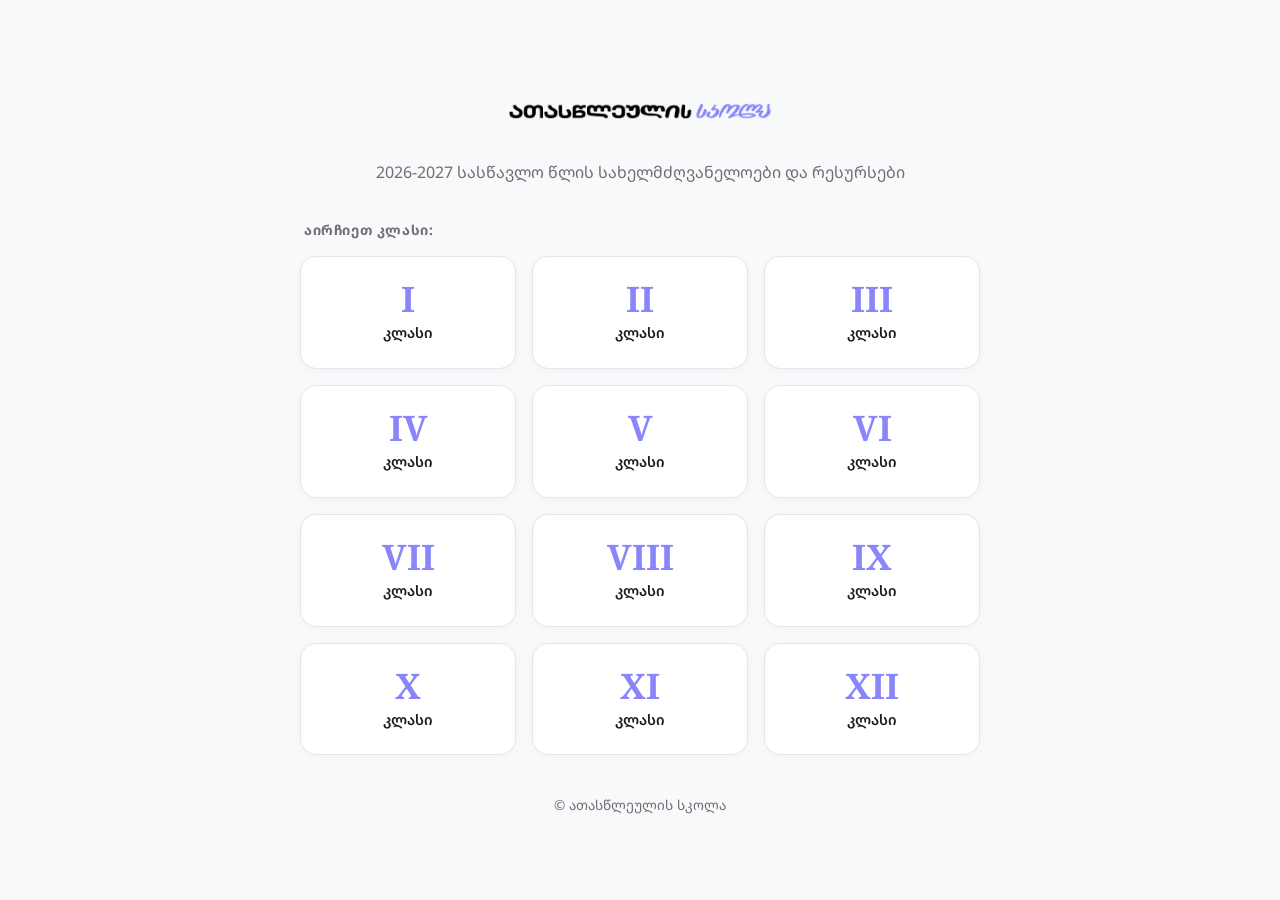
<file: index.html>
<!DOCTYPE html>
<html lang="ka">
<head>
    <meta charset="UTF-8">
    <meta name="viewport" content="width=device-width, initial-scale=1.0">
    <title>ათასწლეულის სკოლა | სასკოლო რესურსები</title>
	<link rel="stylesheet" href="style.css">
	<script src="script.js"></script>
    <link rel="preconnect" href="https://fonts.googleapis.com">
    <link rel="preconnect" href="https://fonts.gstatic.com" crossorigin>
    <link href="https://fonts.googleapis.com/css2?family=Noto+Sans+Georgian:wght@400;500;600;700&family=Noto+Serif+Georgian:wght@600;700&display=swap" rel="stylesheet">
    
</head>
<body>

<div class="portal-container">
    <header>
	<a href="index.html">
        <img src="logo.png" alt="ათასწლეულის სკოლა" class="logo-placeholder" onerror="this.style.display='none'">
	</a>
	<p class="subtitle">2026-2027 სასწავლო წლის სახელმძღვანელოები და რესურსები</p>
    </header>

    <div class="grid-title">აირჩიეთ კლასი:</div>
    
    <div class="class-grid">
        <a href="grade1.html" class="class-card">
            <span class="class-number">I</span>
            <span class="class-label">კლასი</span>
        </a>
        <a href="grade2.html" class="class-card">
            <span class="class-number">II</span>
            <span class="class-label">კლასი</span>
        </a>
        <a href="grade3.html" class="class-card">
            <span class="class-number">III</span>
            <span class="class-label">კლასი</span>
        </a>
        <a href="grade4.html" class="class-card">
            <span class="class-number">IV</span>
            <span class="class-label">კლასი</span>
        </a>
        <a href="grade5.html" class="class-card">
            <span class="class-number">V</span>
            <span class="class-label">კლასი</span>
        </a>
        <a href="grade6.html" class="class-card">
            <span class="class-number">VI</span>
            <span class="class-label">კლასი</span>
        </a>
		<a href="grade7.html" class="class-card">
            <span class="class-number">VII</span>
            <span class="class-label">კლასი</span>
        </a>
        <a href="grade8.html" class="class-card">
            <span class="class-number">VIII</span>
            <span class="class-label">კლასი</span>
        </a>
        <a href="grade9.html" class="class-card">
            <span class="class-number">IX</span>
            <span class="class-label">კლასი</span>
        </a>
        <a href="grade10.html" class="class-card">
            <span class="class-number">X</span>
            <span class="class-label">კლასი</span>
        </a>
        <a href="grade11.html" class="class-card">
            <span class="class-number">XI</span>
            <span class="class-label">კლასი</span>
        </a>
        <a href="grade12.html" class="class-card">
            <span class="class-number">XII</span>
            <span class="class-label">კლასი</span>
        </a>
    </div>

    <footer>
        <p>© ათასწლეულის სკოლა</p>
    </footer>
</div>

</body>
</html>
</file>
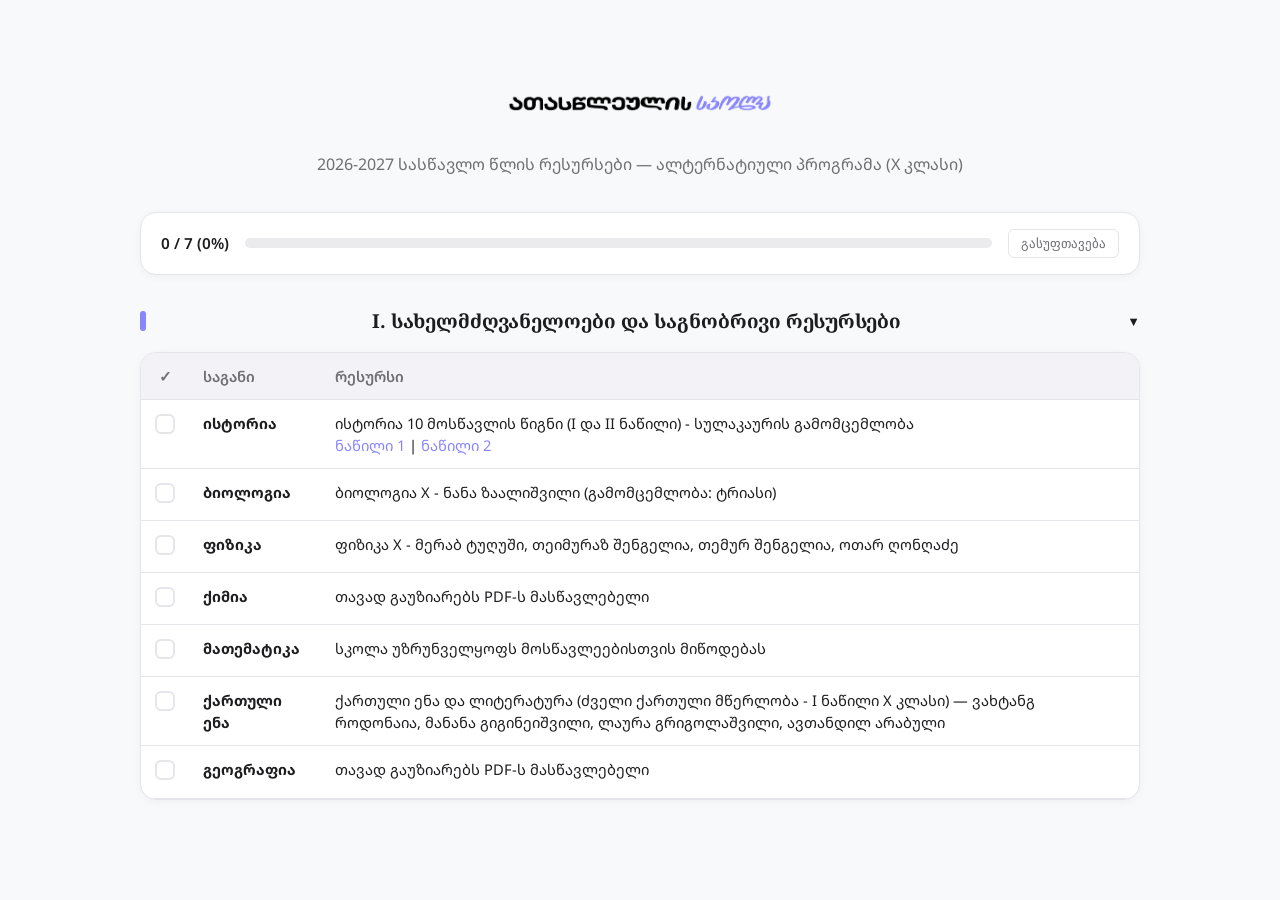
<file: 10.html>
<!DOCTYPE html>
<html lang="ka">
<head>
    <meta charset="UTF-8">
    <meta name="viewport" content="width=device-width, initial-scale=1.0">
    <title>ათასწლეულის სკოლა | ალტერნატიული პროგრამა</title>
    <link rel="stylesheet" href="style.css">
    <script src="script.js" defer></script>
    <link rel="preconnect" href="https://fonts.googleapis.com">
    <link rel="preconnect" href="https://fonts.gstatic.com" crossorigin>
    <link href="https://fonts.googleapis.com/css2?family=Noto+Sans+Georgian:wght@400;500;600;700&family=Noto+Serif+Georgian:wght@600;700&display=swap" rel="stylesheet">
</head>
<body>

<div class="container">
    <header>
        <a href="index.html">
            <img src="logo.png" alt="ათასწლეულის სკოლა" class="logo-placeholder" onerror="this.style.display='none'">
        </a>
        <p class="subtitle">2026-2027 სასწავლო წლის რესურსები — ალტერნატიული პროგრამა (X კლასი)</p>
    </header>

    <!-- STICKY PROGRESS BAR -->
    <div class="progress-bar-container">
        <span class="progress-text" id="progress-text">0 / 0 (0%)</span>
        <div class="progress-track">
            <div class="progress-fill" id="progress-fill"></div>
        </div>
        <button class="reset-btn" onclick="resetChecklist()">გასუფთავება</button>
    </div>

    <!-- SECTION 1: TEXTBOOKS AND SUBJECT SUPPLIES -->
    <div class="section-title collapsible" onclick="toggleSection(this)">
        I. სახელმძღვანელოები და საგნობრივი რესურსები
        <span class="toggle-icon">▼</span>
    </div>
    <div class="section-content">
        <div class="table-card">
            <table>
                <thead>
                    <tr>
                        <th class="check-col">✓</th>
                        <th>საგანი</th>
                        <th>რესურსი</th>
                    </tr>
                </thead>
                <tbody>
                    <tr data-id="media-history">
                        <td class="check-col"><input type="checkbox" onchange="toggleItem(this)"></td>
                        <td class="item-title"><strong>ისტორია</strong></td>
                        <td>
                            ისტორია 10 მოსწავლის წიგნი (I და II ნაწილი) - სულაკაურის გამომცემლობა<br>
                            <a href="https://sulakauri.ge/wignebi/istoria-10-mostsavlis-tsigni-natsili-1/" target="_blank" rel="noopener noreferrer">ნაწილი 1</a> | 
                            <a href="https://sulakauri.ge/wignebi/istoria-10-mostsavlis-tsigni-natsili-2/" target="_blank" rel="noopener noreferrer">ნაწილი 2</a>
                        </td>
                    </tr>
                    <tr data-id="media-biology">
                        <td class="check-col"><input type="checkbox" onchange="toggleItem(this)"></td>
                        <td class="item-title"><strong>ბიოლოგია</strong></td>
                        <td>ბიოლოგია X - ნანა ზაალიშვილი (გამომცემლობა: ტრიასი)</td>
                    </tr>
                    <tr data-id="media-physics">
                        <td class="check-col"><input type="checkbox" onchange="toggleItem(this)"></td>
                        <td class="item-title"><strong>ფიზიკა</strong></td>
                        <td>ფიზიკა X - მერაბ ტუღუში, თეიმურაზ შენგელია, თემურ შენგელია, ოთარ ღონღაძე</td>
                    </tr>
                    <tr data-id="media-chemistry">
                        <td class="check-col"><input type="checkbox" onchange="toggleItem(this)"></td>
                        <td class="item-title"><strong>ქიმია</strong></td>
                        <td>თავად გაუზიარებს PDF-ს მასწავლებელი</td>
                    </tr>
                    <tr data-id="media-math">
                        <td class="check-col"><input type="checkbox" onchange="toggleItem(this)"></td>
                        <td class="item-title"><strong>მათემატიკა</strong></td>
                        <td>სკოლა უზრუნველყოფს მოსწავლეებისთვის მიწოდებას</td>
                    </tr>
                    <tr data-id="media-georgian">
                        <td class="check-col"><input type="checkbox" onchange="toggleItem(this)"></td>
                        <td class="item-title"><strong>ქართული ენა</strong></td>
                        <td>ქართული ენა და ლიტერატურა (ძველი ქართული მწერლობა - I ნაწილი X კლასი) — ვახტანგ როდონაია, მანანა გიგინეიშვილი, ლაურა გრიგოლაშვილი, ავთანდილ არაბული</td>
                    </tr>
                    <tr data-id="media-geography">
                        <td class="check-col"><input type="checkbox" onchange="toggleItem(this)"></td>
                        <td class="item-title"><strong>გეოგრაფია</strong></td>
                        <td>თავად გაუზიარებს PDF-ს მასწავლებელი</td>
                    </tr>
                </tbody>
            </table>
        </div>
    </div>
</div>

</body>
</html>
</file>
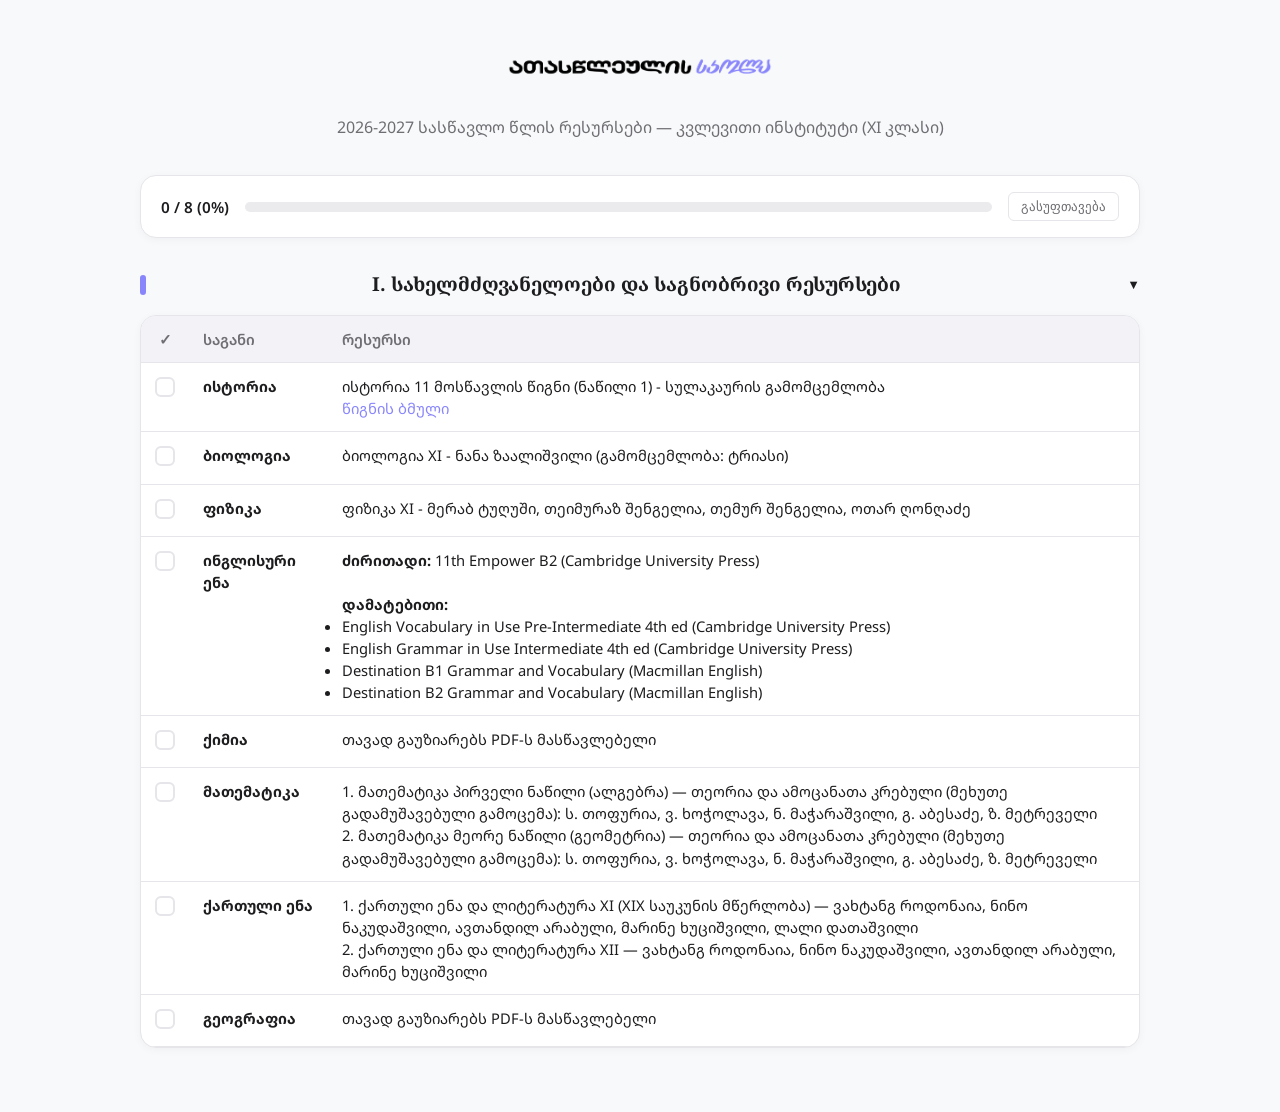
<file: 11.html>
<!DOCTYPE html>
<html lang="ka">
<head>
    <meta charset="UTF-8">
    <meta name="viewport" content="width=device-width, initial-scale=1.0">
    <title>ათასწლეულის სკოლა | კვლევითი ინსტიტუტი</title>
    <link rel="stylesheet" href="style.css">
    <script src="script.js" defer></script>
    <link rel="preconnect" href="https://fonts.googleapis.com">
    <link rel="preconnect" href="https://fonts.gstatic.com" crossorigin>
    <link href="https://fonts.googleapis.com/css2?family=Noto+Sans+Georgian:wght@400;500;600;700&family=Noto+Serif+Georgian:wght@600;700&display=swap" rel="stylesheet">
</head>
<body>

<div class="container">
    <header>
        <a href="index.html">
            <img src="logo.png" alt="ათასწლეულის სკოლა" class="logo-placeholder" onerror="this.style.display='none'">
        </a>
        <p class="subtitle">2026-2027 სასწავლო წლის რესურსები — კვლევითი ინსტიტუტი (XI კლასი)</p>
    </header>

    <!-- STICKY PROGRESS BAR -->
    <div class="progress-bar-container">
        <span class="progress-text" id="progress-text">0 / 0 (0%)</span>
        <div class="progress-track">
            <div class="progress-fill" id="progress-fill"></div>
        </div>
        <button class="reset-btn" onclick="resetChecklist()">გასუფთავება</button>
    </div>

    <!-- SECTION 1: TEXTBOOKS AND SUBJECT SUPPLIES -->
    <div class="section-title collapsible" onclick="toggleSection(this)">
        I. სახელმძღვანელოები და საგნობრივი რესურსები
        <span class="toggle-icon">▼</span>
    </div>
    <div class="section-content">
        <div class="table-card">
            <table>
                <thead>
                    <tr>
                        <th class="check-col">✓</th>
                        <th>საგანი</th>
                        <th>რესურსი</th>
                    </tr>
                </thead>
                <tbody>
                    <tr data-id="research-history">
                        <td class="check-col"><input type="checkbox" onchange="toggleItem(this)"></td>
                        <td class="item-title"><strong>ისტორია</strong></td>
                        <td>
                            ისტორია 11 მოსწავლის წიგნი (ნაწილი 1) - სულაკაურის გამომცემლობა<br>
                            <a href="https://sulakauri.ge/wignebi/istoria-11-mostsavlis-tsigni-natsili-1/?srsltid=AfmBOoorVSjo0QGapX8eGYN8jOsWOhS2VS1FgGNyt1EVkx2UReWRH6Gs" target="_blank" rel="noopener noreferrer">წიგნის ბმული</a>
                        </td>
                    </tr>
                    <tr data-id="research-biology">
                        <td class="check-col"><input type="checkbox" onchange="toggleItem(this)"></td>
                        <td class="item-title"><strong>ბიოლოგია</strong></td>
                        <td>ბიოლოგია XI - ნანა ზაალიშვილი (გამომცემლობა: ტრიასი)</td>
                    </tr>
                    <tr data-id="research-physics">
                        <td class="check-col"><input type="checkbox" onchange="toggleItem(this)"></td>
                        <td class="item-title"><strong>ფიზიკა</strong></td>
                        <td>ფიზიკა XI - მერაბ ტუღუში, თეიმურაზ შენგელია, თემურ შენგელია, ოთარ ღონღაძე</td>
                    </tr>
                    <tr data-id="research-english">
                        <td class="check-col"><input type="checkbox" onchange="toggleItem(this)"></td>
                        <td class="item-title"><strong>ინგლისური ენა</strong></td>
                        <td>
                            <strong>ძირითადი:</strong> 11th Empower B2 (Cambridge University Press)<br><br>
                            <strong>დამატებითი:</strong>
                            <ul>
                                <li>English Vocabulary in Use Pre-Intermediate 4th ed (Cambridge University Press)</li>
                                <li>English Grammar in Use Intermediate 4th ed (Cambridge University Press)</li>
                                <li>Destination B1 Grammar and Vocabulary (Macmillan English)</li>
                                <li>Destination B2 Grammar and Vocabulary (Macmillan English)</li>
                            </ul>
                        </td>
                    </tr>
                    <tr data-id="research-chemistry">
                        <td class="check-col"><input type="checkbox" onchange="toggleItem(this)"></td>
                        <td class="item-title"><strong>ქიმია</strong></td>
                        <td>თავად გაუზიარებს PDF-ს მასწავლებელი</td>
                    </tr>
                    <tr data-id="research-math">
                        <td class="check-col"><input type="checkbox" onchange="toggleItem(this)"></td>
                        <td class="item-title"><strong>მათემატიკა</strong></td>
                        <td>
                            1. მათემატიკა პირველი ნაწილი (ალგებრა) — თეორია და ამოცანათა კრებული (მეხუთე გადამუშავებული გამოცემა): ს. თოფურია, ვ. ხოჭოლავა, ნ. მაჭარაშვილი, გ. აბესაძე, ზ. მეტრეველი<br>
                            2. მათემატიკა მეორე ნაწილი (გეომეტრია) — თეორია და ამოცანათა კრებული (მეხუთე გადამუშავებული გამოცემა): ს. თოფურია, ვ. ხოჭოლავა, ნ. მაჭარაშვილი, გ. აბესაძე, ზ. მეტრეველი
                        </td>
                    </tr>
                    <tr data-id="research-georgian">
                        <td class="check-col"><input type="checkbox" onchange="toggleItem(this)"></td>
                        <td class="item-title"><strong>ქართული ენა</strong></td>
                        <td>
                            1. ქართული ენა და ლიტერატურა XI (XIX საუკუნის მწერლობა) — ვახტანგ როდონაია, ნინო ნაკუდაშვილი, ავთანდილ არაბული, მარინე ხუციშვილი, ლალი დათაშვილი<br>
                            2. ქართული ენა და ლიტერატურა XII — ვახტანგ როდონაია, ნინო ნაკუდაშვილი, ავთანდილ არაბული, მარინე ხუციშვილი
                        </td>
                    </tr>
                    <tr data-id="research-geography">
                        <td class="check-col"><input type="checkbox" onchange="toggleItem(this)"></td>
                        <td class="item-title"><strong>გეოგრაფია</strong></td>
                        <td>თავად გაუზიარებს PDF-ს მასწავლებელი</td>
                    </tr>
                </tbody>
            </table>
        </div>
    </div>
</div>

</body>
</html>
</file>
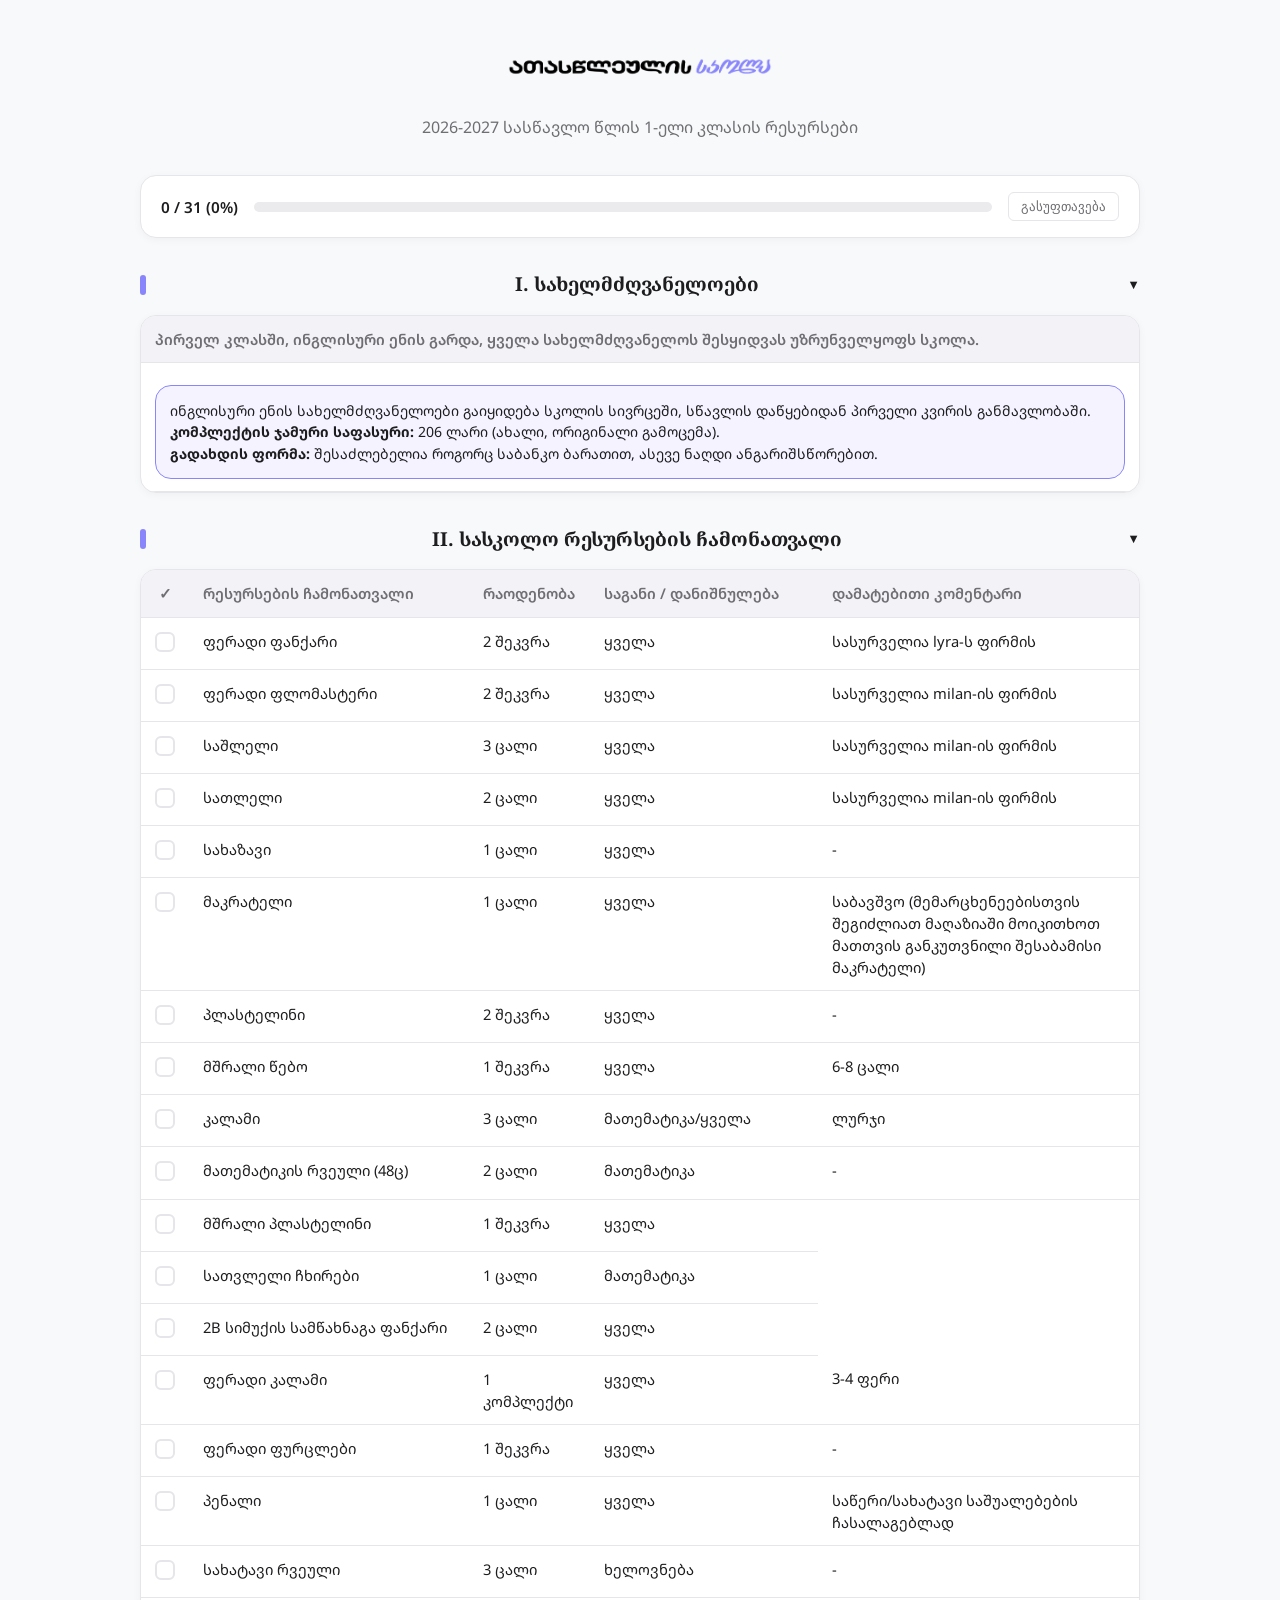
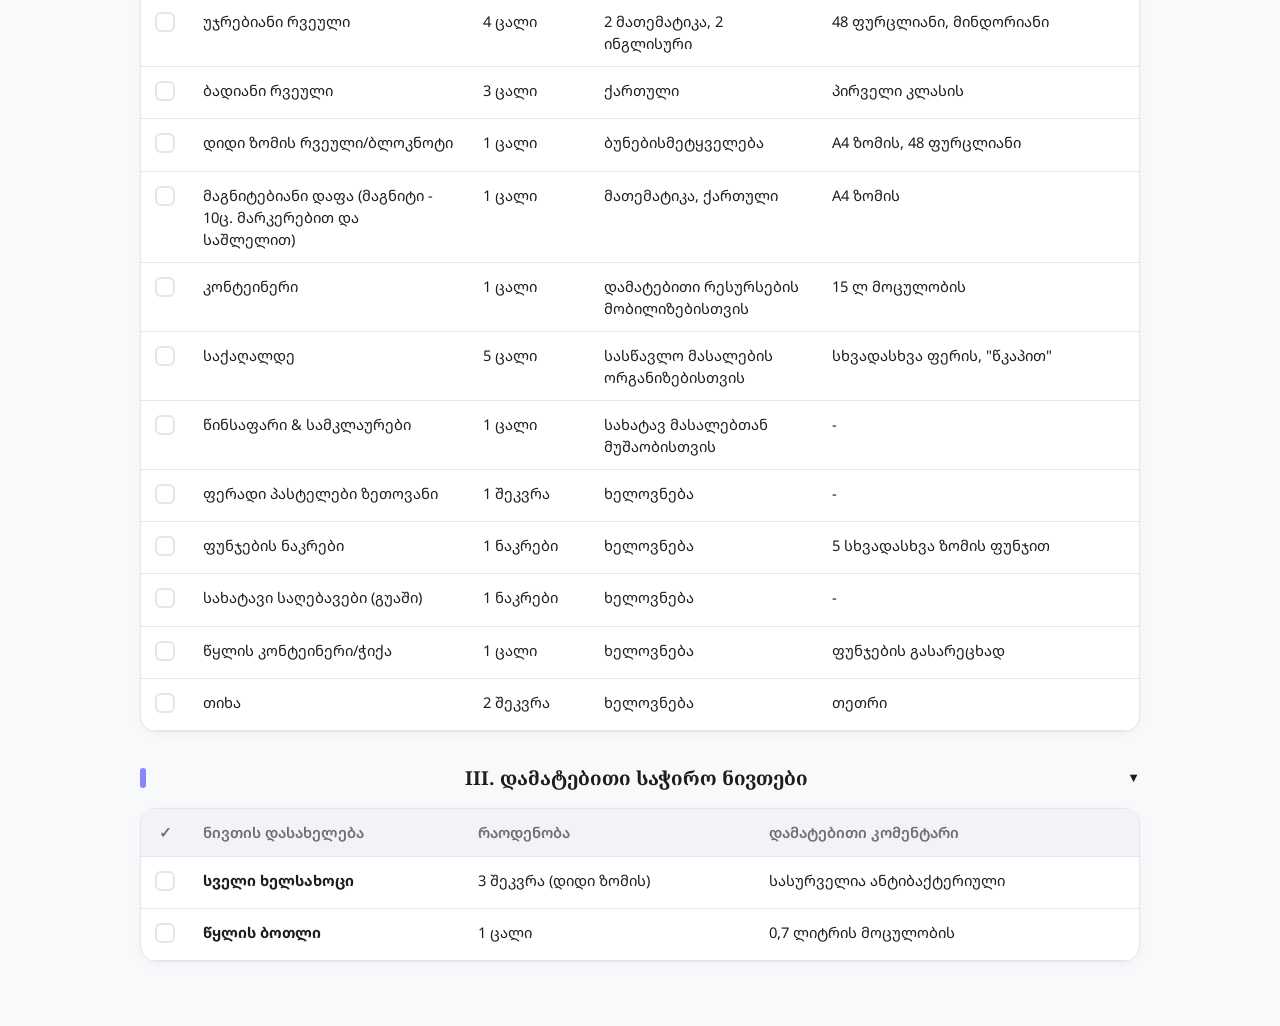
<file: grade1.html>
<!DOCTYPE html>
<html lang="ka">
<head>
	<link rel="stylesheet" href="style.css">
	<script src="script.js"></script>
    <meta charset="UTF-8">
    <meta name="viewport" content="width=device-width, initial-scale=1.0">
    <title>ათასწლეულის სკოლა | 1-ელი კლასის რესურსები</title>
    <link rel="preconnect" href="https://fonts.googleapis.com">
    <link rel="preconnect" href="https://fonts.gstatic.com" crossorigin>
    <link href="https://fonts.googleapis.com/css2?family=Noto+Sans+Georgian:wght@400;500;600;700&family=Noto+Serif+Georgian:wght@600;700&display=swap" rel="stylesheet">
</head>
<body>

<div class="container">
    <header>
	<a href="index.html">
        <img src="logo.png" alt="ათასწლეულის სკოლა" class="logo-placeholder" onerror="this.style.display='none'">
	</a>
        <p class="subtitle">2026-2027 სასწავლო წლის 1-ელი კლასის რესურსები</p>
    </header>

    <!-- STICKY PROGRESS BAR -->
    <div class="progress-bar-container">
        <span class="progress-text" id="progress-text">0 / 0 (0%)</span>
        <div class="progress-track">
            <div class="progress-fill" id="progress-fill"></div>
        </div>
        <button class="reset-btn" onclick="resetChecklist()">გასუფთავება</button>
    </div>

    <!-- SECTION 1: TEXTBOOKS -->
    <div class="section-title collapsible" onclick="toggleSection(this)">
	I. სახელმძღვანელოები
	<span class="toggle-icon">▼</span>
	</div>
	<div class="section-content">
    <div class="table-card">
        <table>
            <thead>
                <tr>
                    <th>პირველ კლასში, ინგლისური ენის გარდა, ყველა სახელმძღვანელოს შესყიდვას უზრუნველყოფს სკოლა.</th>
                </tr>
            </thead>
			 <tbody>
                    <tr data-id="g9-georgian">
						<td>
                        <div class="notice-box">
                            ინგლისური ენის სახელმძღვანელოები გაიყიდება სკოლის სივრცეში, სწავლის დაწყებიდან პირველი კვირის განმავლობაში.<br>
                            <strong>კომპლექტის ჯამური საფასური:</strong> 206 ლარი (ახალი, ორიგინალი გამოცემა).<br>
                            <strong>გადახდის ფორმა:</strong> შესაძლებელია როგორც საბანკო ბარათით, ასევე ნაღდი ანგარიშსწორებით.
                        </div>
                    </td>
					</tr>
			 </tbody>
        </table>
    </div>
	</div>

    <!-- SECTION 2: RESOURCES -->
    <div class="section-title collapsible" onclick="toggleSection(this)">
    II. სასკოლო რესურსების ჩამონათვალი
    <span class="toggle-icon">▼</span>
	</div>
	<div class="section-content">
    <div class="table-card">
        <table>
            <thead>
                <tr>
                    <th class="check-col">✓</th>
                    <th>რესურსების ჩამონათვალი</th>
                    <th>რაოდენობა</th>
                    <th>საგანი / დანიშნულება</th>
                    <th>დამატებითი კომენტარი</th>
                </tr>
            </thead>
            <tbody>
                <tr data-id="res-g1-colored-pencils"><td class="check-col"><input type="checkbox" onchange="toggleItem(this)"></td><td class="item-title">ფერადი ფანქარი</td><td>2 შეკვრა</td><td>ყველა</td><td>სასურველია lyra-ს ფირმის</td></tr>
                <tr data-id="res-g1-markers"><td class="check-col"><input type="checkbox" onchange="toggleItem(this)"></td><td class="item-title">ფერადი ფლომასტერი</td><td>2 შეკვრა</td><td>ყველა</td><td>სასურველია milan-ის ფირმის</td></tr>
                <tr data-id="res-g1-eraser"><td class="check-col"><input type="checkbox" onchange="toggleItem(this)"></td><td class="item-title">საშლელი</td><td>3 ცალი</td><td>ყველა</td><td>სასურველია milan-ის ფირმის</td></tr>
                <tr data-id="res-g1-sharpener"><td class="check-col"><input type="checkbox" onchange="toggleItem(this)"></td><td class="item-title">სათლელი</td><td>2 ცალი</td><td>ყველა</td><td>სასურველია milan-ის ფირმის</td></tr>
                <tr data-id="res-g1-ruler"><td class="check-col"><input type="checkbox" onchange="toggleItem(this)"></td><td class="item-title">სახაზავი</td><td>1 ცალი</td><td>ყველა</td><td>-</td></tr>
                <tr data-id="res-g1-scissors"><td class="check-col"><input type="checkbox" onchange="toggleItem(this)"></td><td class="item-title">მაკრატელი</td><td>1 ცალი</td><td>ყველა</td><td>საბავშვო (მემარცხენეებისთვის შეგიძლიათ მაღაზიაში მოიკითხოთ მათთვის განკუთვნილი შესაბამისი მაკრატელი)</td></tr>
                <tr data-id="res-g1-playdough"><td class="check-col"><input type="checkbox" onchange="toggleItem(this)"></td><td class="item-title">პლასტელინი</td><td>2 შეკვრა</td><td>ყველა</td><td>-</td></tr>
                <tr data-id="res-g1-glue"><td class="check-col"><input type="checkbox" onchange="toggleItem(this)"></td><td class="item-title">მშრალი წებო</td><td>1 შეკვრა</td><td>ყველა</td><td>6-8 ცალი</td></tr>
                <tr data-id="res-g1-pens"><td class="check-col"><input type="checkbox" onchange="toggleItem(this)"></td><td class="item-title">კალამი</td><td>3 ცალი</td><td>მათემატიკა/ყველა</td><td>ლურჯი</td></tr>
                <tr data-id="res-g1-math-notebook-48"><td class="check-col"><input type="checkbox" onchange="toggleItem(this)"></td><td class="item-title">მათემატიკის რვეული (48ც)</td><td>2 ცალი</td><td>მათემატიკა</td><td>-</td></tr>
                <tr data-id="res-g1-dry-playdough"><td class="check-col"><input type="checkbox" onchange="toggleItem(this)"></td><td class="item-title">მშრალი პლასტელინი</td><td>1 შეკვრა</td><td>ყველა</td></tr>
                <tr data-id="res-g1-counting-sticks"><td class="check-col"><input type="checkbox" onchange="toggleItem(this)"></td><td class="item-title">სათვლელი ჩხირები</td><td>1 ცალი</td><td>მათემატიკა</td></tr>
                <tr data-id="res-g1-triangular-pencil"><td class="check-col"><input type="checkbox" onchange="toggleItem(this)"></td><td class="item-title">2B სიმუქის სამწახნაგა ფანქარი</td><td>2 ცალი</td><td>ყველა</td></tr>
                <tr data-id="res-g1-colored-pens"><td class="check-col"><input type="checkbox" onchange="toggleItem(this)"></td><td class="item-title">ფერადი კალამი</td><td>1 კომპლექტი</td><td>ყველა</td><td>3-4 ფერი</td></tr>
                <tr data-id="res-g1-col-paper"><td class="check-col"><input type="checkbox" onchange="toggleItem(this)"></td><td class="item-title">ფერადი ფურცლები</td><td>1 შეკვრა</td><td>ყველა</td><td>-</td></tr>
                <tr data-id="res-g1-pencil-case"><td class="check-col"><input type="checkbox" onchange="toggleItem(this)"></td><td class="item-title">პენალი</td><td>1 ცალი</td><td>ყველა</td><td>საწერი/სახატავი საშუალებების ჩასალაგებლად</td></tr>
                <tr data-id="res-g1-drawing-pad"><td class="check-col"><input type="checkbox" onchange="toggleItem(this)"></td><td class="item-title">სახატავი რვეული</td><td>3 ცალი</td><td>ხელოვნება</td><td>-</td></tr>
                <tr data-id="res-g1-grid-notebook"><td class="check-col"><input type="checkbox" onchange="toggleItem(this)"></td><td class="item-title">უჯრებიანი რვეული</td><td>4 ცალი</td><td>2 მათემატიკა, 2 ინგლისური</td><td>48 ფურცლიანი, მინდორიანი</td></tr>
                <tr data-id="res-g1-lined-notebook"><td class="check-col"><input type="checkbox" onchange="toggleItem(this)"></td><td class="item-title">ბადიანი რვეული</td><td>3 ცალი</td><td>ქართული</td><td>პირველი კლასის</td></tr>
                <tr data-id="res-g1-big-notebook"><td class="check-col"><input type="checkbox" onchange="toggleItem(this)"></td><td class="item-title">დიდი ზომის რვეული/ბლოკნოტი</td><td>1 ცალი</td><td>ბუნებისმეტყველება</td><td>A4 ზომის, 48 ფურცლიანი</td></tr>
                <tr data-id="res-g1-mag-board"><td class="check-col"><input type="checkbox" onchange="toggleItem(this)"></td><td class="item-title">მაგნიტებიანი დაფა (მაგნიტი - 10ც. მარკერებით და საშლელით)</td><td>1 ცალი</td><td>მათემატიკა, ქართული</td><td>A4 ზომის</td></tr>
                <tr data-id="res-g1-storage-box"><td class="check-col"><input type="checkbox" onchange="toggleItem(this)"></td><td class="item-title">კონტეინერი</td><td>1 ცალი</td><td>დამატებითი რესურსების მობილიზებისთვის</td><td>15 ლ მოცულობის</td></tr>
                <tr data-id="res-g1-folders"><td class="check-col"><input type="checkbox" onchange="toggleItem(this)"></td><td class="item-title">საქაღალდე</td><td>5 ცალი</td><td>სასწავლო მასალების ორგანიზებისთვის</td><td>სხვადასხვა ფერის, "წკაპით"</td></tr>
                <tr data-id="res-g1-apron"><td class="check-col"><input type="checkbox" onchange="toggleItem(this)"></td><td class="item-title">წინსაფარი & სამკლაურები</td><td>1 ცალი</td><td>სახატავ მასალებთან მუშაობისთვის</td><td>-</td></tr>
                <tr data-id="res-g1-oil-pastels"><td class="check-col"><input type="checkbox" onchange="toggleItem(this)"></td><td class="item-title">ფერადი პასტელები ზეთოვანი</td><td>1 შეკვრა</td><td>ხელოვნება</td><td>-</td></tr>
                <tr data-id="res-g1-brushes"><td class="check-col"><input type="checkbox" onchange="toggleItem(this)"></td><td class="item-title">ფუნჯების ნაკრები</td><td>1 ნაკრები</td><td>ხელოვნება</td><td>5 სხვადასხვა ზომის ფუნჯით</td></tr>
                <tr data-id="res-g1-gouache"><td class="check-col"><input type="checkbox" onchange="toggleItem(this)"></td><td class="item-title">სახატავი საღებავები (გუაში)</td><td>1 ნაკრები</td><td>ხელოვნება</td><td>-</td></tr>
                <tr data-id="res-g1-water-cup"><td class="check-col"><input type="checkbox" onchange="toggleItem(this)"></td><td class="item-title">წყლის კონტეინერი/ჭიქა</td><td>1 ცალი</td><td>ხელოვნება</td><td>ფუნჯების გასარეცხად</td></tr>
                <tr data-id="res-g1-clay"><td class="check-col"><input type="checkbox" onchange="toggleItem(this)"></td><td class="item-title">თიხა</td><td>2 შეკვრა</td><td>ხელოვნება</td><td>თეთრი</td></tr>
            </tbody>
        </table>
    </div>
	</div>

    <!-- SECTION 3: ADDITIONAL ITEMS -->
    <div class="section-title collapsible" onclick="toggleSection(this)">
    III. დამატებითი საჭირო ნივთები
    <span class="toggle-icon">▼</span>
	</div>
	<div class="section-content">
    <div class="table-card">
        <table>
            <thead>
                <tr>
                    <th class="check-col">✓</th>
                    <th>ნივთის დასახელება</th>
                    <th>რაოდენობა</th>
                    <th>დამატებითი კომენტარი</th>
                </tr>
            </thead>
            <tbody>
                <tr data-id="add-g1-wipes">
                    <td class="check-col"><input type="checkbox" onchange="toggleItem(this)"></td>
                    <td class="item-title"><strong>სველი ხელსახოცი</strong></td>
                    <td>3 შეკვრა (დიდი ზომის)</td>
                    <td>სასურველია ანტიბაქტერიული</td>
                </tr>
                <tr data-id="add-g1-bottle">
                    <td class="check-col"><input type="checkbox" onchange="toggleItem(this)"></td>
                    <td class="item-title"><strong>წყლის ბოთლი</strong></td>
                    <td>1 ცალი</td>
                    <td>0,7 ლიტრის მოცულობის</td>
                </tr>
            </tbody>
        </table>
    </div>
	</div>

</div>

<!-- Lightbox Modal -->
<div id="lightbox" onclick="closeLightbox()" style="display:none; position:fixed; top:0; left:0; width:100%; height:100%; background:rgba(0,0,0,0.8); z-index:1000; justify-content:center; align-items:center; cursor:pointer;">
    <img id="lightbox-img" style="max-width:90%; max-height:90%; border-radius:8px; box-shadow:0 4px 20px rgba(0,0,0,0.5);">
</div>
</body>
</html>
</file>
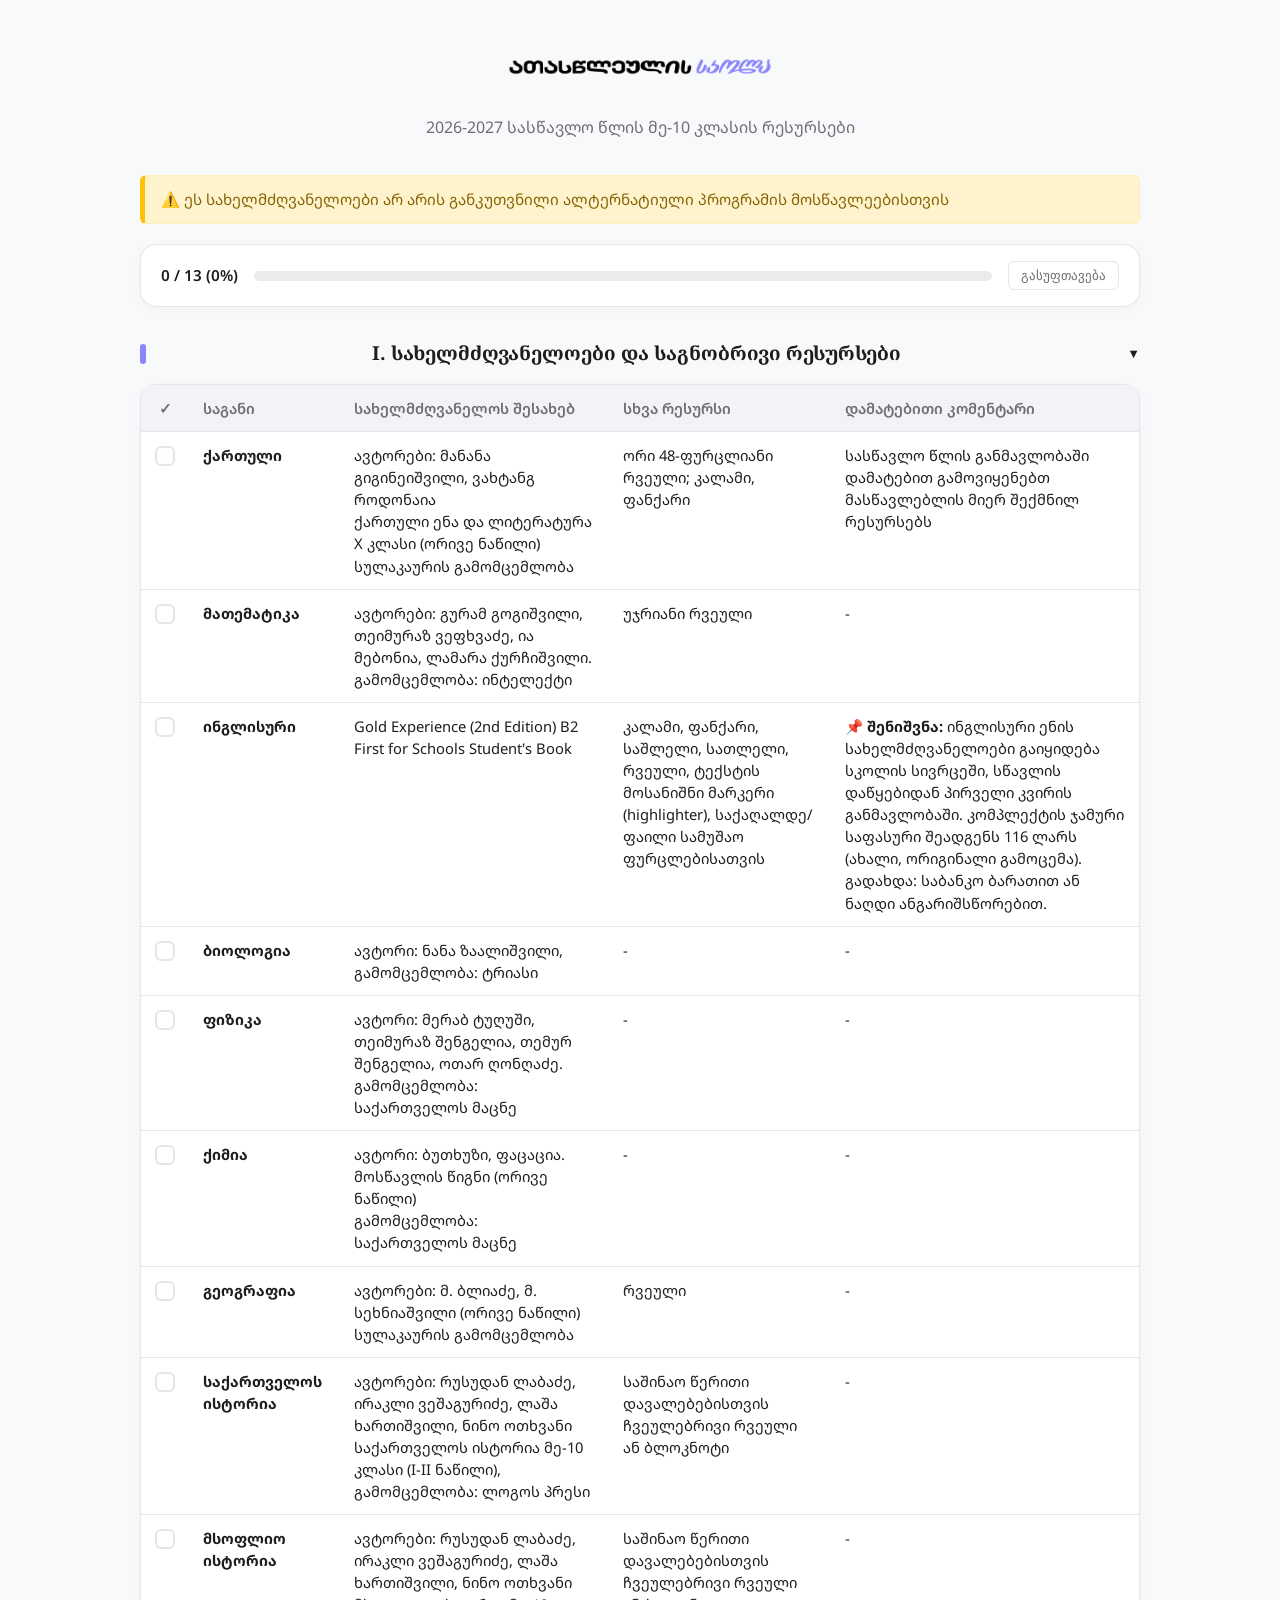
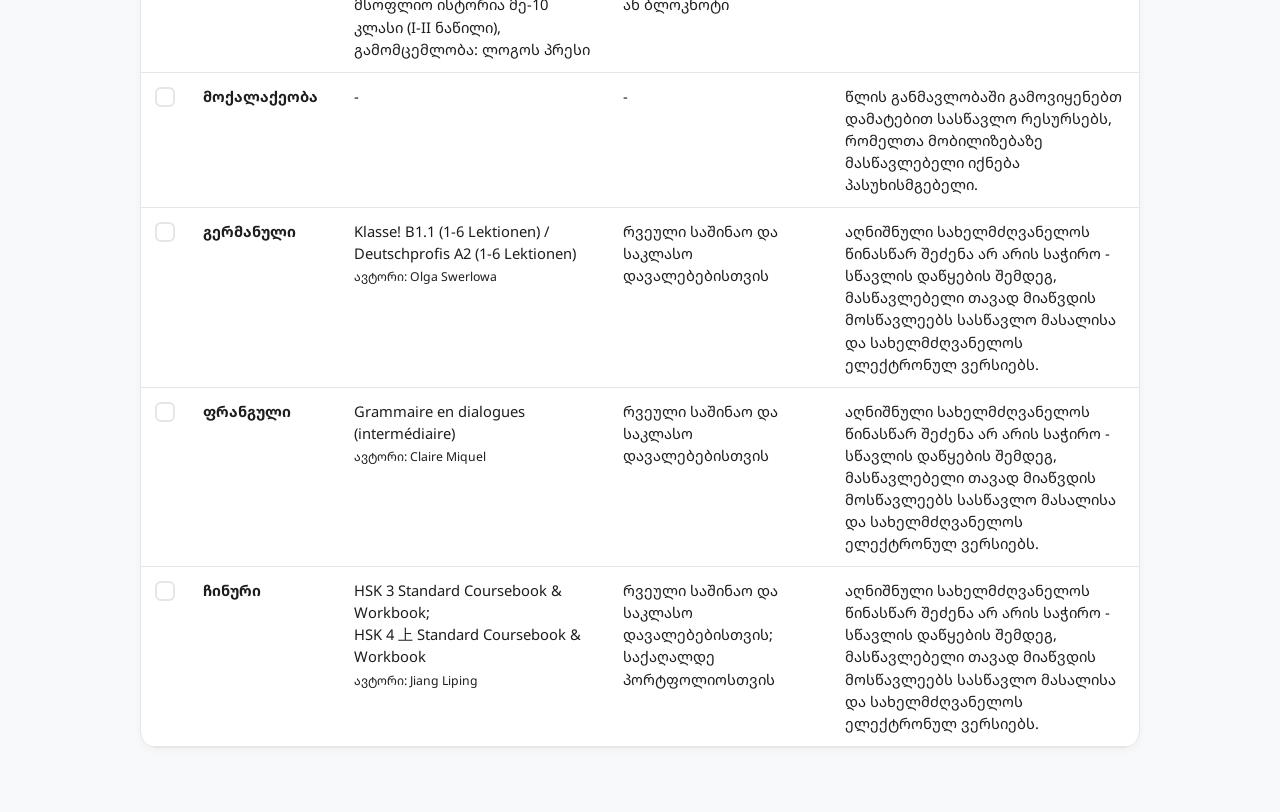
<file: grade10.html>
<!DOCTYPE html>
<html lang="ka">
<head>
    <meta charset="UTF-8">
    <meta name="viewport" content="width=device-width, initial-scale=1.0">
    <title>ათასწლეულის სკოლა | მე-10 კლასის რესურსები</title>
    <link rel="stylesheet" href="style.css">
    <script src="script.js" defer></script>
    <link rel="preconnect" href="https://fonts.googleapis.com">
    <link rel="preconnect" href="https://fonts.gstatic.com" crossorigin>
    <link href="https://fonts.googleapis.com/css2?family=Noto+Sans+Georgian:wght@400;500;600;700&family=Noto+Serif+Georgian:wght@600;700&display=swap" rel="stylesheet">
</head>
<body>

<div class="container">
    <header>
        <a href="index.html">
            <img src="logo.png" alt="ათასწლეულის სკოლა" class="logo-placeholder" onerror="this.style.display='none'">
        </a>
        <p class="subtitle">2026-2027 სასწავლო წლის მე-10 კლასის რესურსები</p>
    </header>
    
<!-- NOTICE FOR ALTERNATIVE PROGRAM -->
    <div style="background-color: #fff3cd; color: #856404; border: 1px solid #ffeeba; border-left: 5px solid #ffc107; padding: 12px 16px; margin-bottom: 20px; border-radius: 6px; font-size: 0.95rem; line-height: 1.5;">
        ⚠️ ეს სახელმძღვანელოები არ არის განკუთვნილი ალტერნატიული პროგრამის მოსწავლეებისთვის

    </div>
    
    <!-- STICKY PROGRESS BAR -->
    <div class="progress-bar-container">
        <span class="progress-text" id="progress-text">0 / 0 (0%)</span>
        <div class="progress-track">
            <div class="progress-fill" id="progress-fill"></div>
        </div>
        <button class="reset-btn" onclick="resetChecklist()">გასუფთავება</button>
    </div>

    <!-- SECTION 1: TEXTBOOKS AND SUBJECT SUPPLIES -->
    <div class="section-title collapsible" onclick="toggleSection(this)">
        I. სახელმძღვანელოები და საგნობრივი რესურსები
        <span class="toggle-icon">▼</span>
    </div>
    <div class="section-content">
        <div class="table-card">
            <table>
                <thead>
                    <tr>
                        <th class="check-col">✓</th>
                        <th>საგანი</th>
                        <th>სახელმძღვანელოს შესახებ</th>
                        <th>სხვა რესურსი</th>
                        <th>დამატებითი კომენტარი</th>
                    </tr>
                </thead>
                <tbody>
                    <tr data-id="g10-georgian">
                        <td class="check-col"><input type="checkbox" onchange="toggleItem(this)"></td>
                        <td class="item-title"><strong>ქართული</strong></td>
                        <td>ავტორები: მანანა გიგინეიშვილი, ვახტანგ როდონაია<br>ქართული ენა და ლიტერატურა X კლასი (ორივე ნაწილი)<br>სულაკაურის გამომცემლობა</td>
                        <td>ორი 48-ფურცლიანი რვეული; კალამი, ფანქარი</td>
                        <td>სასწავლო წლის განმავლობაში დამატებით გამოვიყენებთ მასწავლებლის მიერ შექმნილ რესურსებს</td>
                    </tr>
                    <tr data-id="g10-math">
                        <td class="check-col"><input type="checkbox" onchange="toggleItem(this)"></td>
                        <td class="item-title"><strong>მათემატიკა</strong></td>
                        <td>ავტორები: გურამ გოგიშვილი, თეიმურაზ ვეფხვაძე, ია მებონია, ლამარა ქურჩიშვილი.<br>გამომცემლობა: ინტელექტი</td>
                        <td>უჯრიანი რვეული</td>
                        <td>-</td>
                    </tr>
                    <tr data-id="g10-english">
                        <td class="check-col"><input type="checkbox" onchange="toggleItem(this)"></td>
                        <td class="item-title"><strong>ინგლისური</strong></td>
                        <td>Gold Experience (2nd Edition) B2 First for Schools Student's Book</td>
                        <td>კალამი, ფანქარი, საშლელი, სათლელი, რვეული, ტექსტის მოსანიშნი მარკერი (highlighter), საქაღალდე/ფაილი სამუშაო ფურცლებისათვის</td>
                        <td>📌 <strong>შენიშვნა:</strong> ინგლისური ენის სახელმძღვანელოები გაიყიდება სკოლის სივრცეში, სწავლის დაწყებიდან პირველი კვირის განმავლობაში. კომპლექტის ჯამური საფასური შეადგენს 116 ლარს (ახალი, ორიგინალი გამოცემა). გადახდა: საბანკო ბარათით ან ნაღდი ანგარიშსწორებით.</td>
                    </tr>
                    <tr data-id="g10-biology">
                        <td class="check-col"><input type="checkbox" onchange="toggleItem(this)"></td>
                        <td class="item-title"><strong>ბიოლოგია</strong></td>
                        <td>ავტორი: ნანა ზაალიშვილი, გამომცემლობა: ტრიასი</td>
                        <td>-</td>
                        <td>-</td>
                    </tr>
                    <tr data-id="g10-physics">
                        <td class="check-col"><input type="checkbox" onchange="toggleItem(this)"></td>
                        <td class="item-title"><strong>ფიზიკა</strong></td>
                        <td>ავტორი: მერაბ ტუღუში, თეიმურაზ შენგელია, თემურ შენგელია, ოთარ ღონღაძე.<br>გამომცემლობა: საქართველოს მაცნე</td>
                        <td>-</td>
                        <td>-</td>
                    </tr>
                    <tr data-id="g10-chemistry">
                        <td class="check-col"><input type="checkbox" onchange="toggleItem(this)"></td>
                        <td class="item-title"><strong>ქიმია</strong></td>
                        <td>ავტორი: ბუთხუზი, ფაცაცია. მოსწავლის წიგნი (ორივე ნაწილი)<br>გამომცემლობა: საქართველოს მაცნე</td>
                        <td>-</td>
                        <td>-</td>
                    </tr>
                    <tr data-id="g10-geography">
                        <td class="check-col"><input type="checkbox" onchange="toggleItem(this)"></td>
                        <td class="item-title"><strong>გეოგრაფია</strong></td>
                        <td>ავტორები: მ. ბლიაძე, მ. სეხნიაშვილი (ორივე ნაწილი)<br>სულაკაურის გამომცემლობა</td>
                        <td>რვეული</td>
                        <td>-</td>
                    </tr>
                    <tr data-id="g10-geo-history">
                        <td class="check-col"><input type="checkbox" onchange="toggleItem(this)"></td>
                        <td class="item-title"><strong>საქართველოს ისტორია</strong></td>
                        <td>ავტორები: რუსუდან ლაბაძე, ირაკლი ვეშაგურიძე, ლაშა ხართიშვილი, ნინო ოთხვანი<br>საქართველოს ისტორია მე-10 კლასი (I-II ნაწილი), გამომცემლობა: ლოგოს პრესი</td>
                        <td>საშინაო წერითი დავალებებისთვის ჩვეულებრივი რვეული ან ბლოკნოტი</td>
                        <td>-</td>
                    </tr>
                    <tr data-id="g10-world-history">
                        <td class="check-col"><input type="checkbox" onchange="toggleItem(this)"></td>
                        <td class="item-title"><strong>მსოფლიო ისტორია</strong></td>
                        <td>ავტორები: რუსუდან ლაბაძე, ირაკლი ვეშაგურიძე, ლაშა ხართიშვილი, ნინო ოთხვანი<br>მსოფლიო ისტორია მე-10 კლასი (I-II ნაწილი), გამომცემლობა: ლოგოს პრესი</td>
                        <td>საშინაო წერითი დავალებებისთვის ჩვეულებრივი რვეული ან ბლოკნოტი</td>
                        <td>-</td>
                    </tr>
                    <tr data-id="g10-civics">
                        <td class="check-col"><input type="checkbox" onchange="toggleItem(this)"></td>
                        <td class="item-title"><strong>მოქალაქეობა</strong></td>
                        <td>-</td>
                        <td>-</td>
                        <td>წლის განმავლობაში გამოვიყენებთ დამატებით სასწავლო რესურსებს, რომელთა მობილიზებაზე მასწავლებელი იქნება პასუხისმგებელი.</td>
                    </tr>
                    <tr data-id="g10-german">
                        <td class="check-col"><input type="checkbox" onchange="toggleItem(this)"></td>
                        <td class="item-title"><strong>გერმანული</strong></td>
                        <td>Klasse! B1.1 (1-6 Lektionen) / Deutschprofis A2 (1-6 Lektionen)<br><small>ავტორი: Olga Swerlowa</small></td>
                        <td>რვეული საშინაო და საკლასო დავალებებისთვის</td>
                        <td>აღნიშნული სახელმძღვანელოს წინასწარ შეძენა არ არის საჭირო - სწავლის დაწყების შემდეგ, მასწავლებელი თავად მიაწვდის მოსწავლეებს სასწავლო მასალისა და სახელმძღვანელოს ელექტრონულ ვერსიებს.</td>
                    </tr>
                    <tr data-id="g10-french">
                        <td class="check-col"><input type="checkbox" onchange="toggleItem(this)"></td>
                        <td class="item-title"><strong>ფრანგული</strong></td>
                        <td>Grammaire en dialogues (intermédiaire)<br><small>ავტორი: Claire Miquel</small></td>
                        <td>რვეული საშინაო და საკლასო დავალებებისთვის</td>
                        <td>აღნიშნული სახელმძღვანელოს წინასწარ შეძენა არ არის საჭირო - სწავლის დაწყების შემდეგ, მასწავლებელი თავად მიაწვდის მოსწავლეებს სასწავლო მასალისა და სახელმძღვანელოს ელექტრონულ ვერსიებს.</td>
                    </tr>
                    <tr data-id="g10-chinese">
                        <td class="check-col"><input type="checkbox" onchange="toggleItem(this)"></td>
                        <td class="item-title"><strong>ჩინური</strong></td>
                        <td>HSK 3 Standard Coursebook & Workbook;<br>HSK 4 上 Standard Coursebook & Workbook<br><small>ავტორი: Jiang Liping</small></td>
                        <td>რვეული საშინაო და საკლასო დავალებებისთვის; საქაღალდე პორტფოლიოსთვის</td>
                        <td>აღნიშნული სახელმძღვანელოს წინასწარ შეძენა არ არის საჭირო - სწავლის დაწყების შემდეგ, მასწავლებელი თავად მიაწვდის მოსწავლეებს სასწავლო მასალისა და სახელმძღვანელოს ელექტრონულ ვერსიებს.</td>
                    </tr>
                </tbody>
            </table>
        </div>
    </div>
</div>

<!-- Lightbox Modal -->
<div id="lightbox" onclick="closeLightbox()" style="display:none; position:fixed; top:0; left:0; width:100%; height:100%; background:rgba(0,0,0,0.8); z-index:1000; justify-content:center; align-items:center; cursor:pointer;">
    <img id="lightbox-img" style="max-width:90%; max-height:90%; border-radius:8px; box-shadow:0 4px 20px rgba(0,0,0,0.5);">
</div>

</body>
</html>
</file>
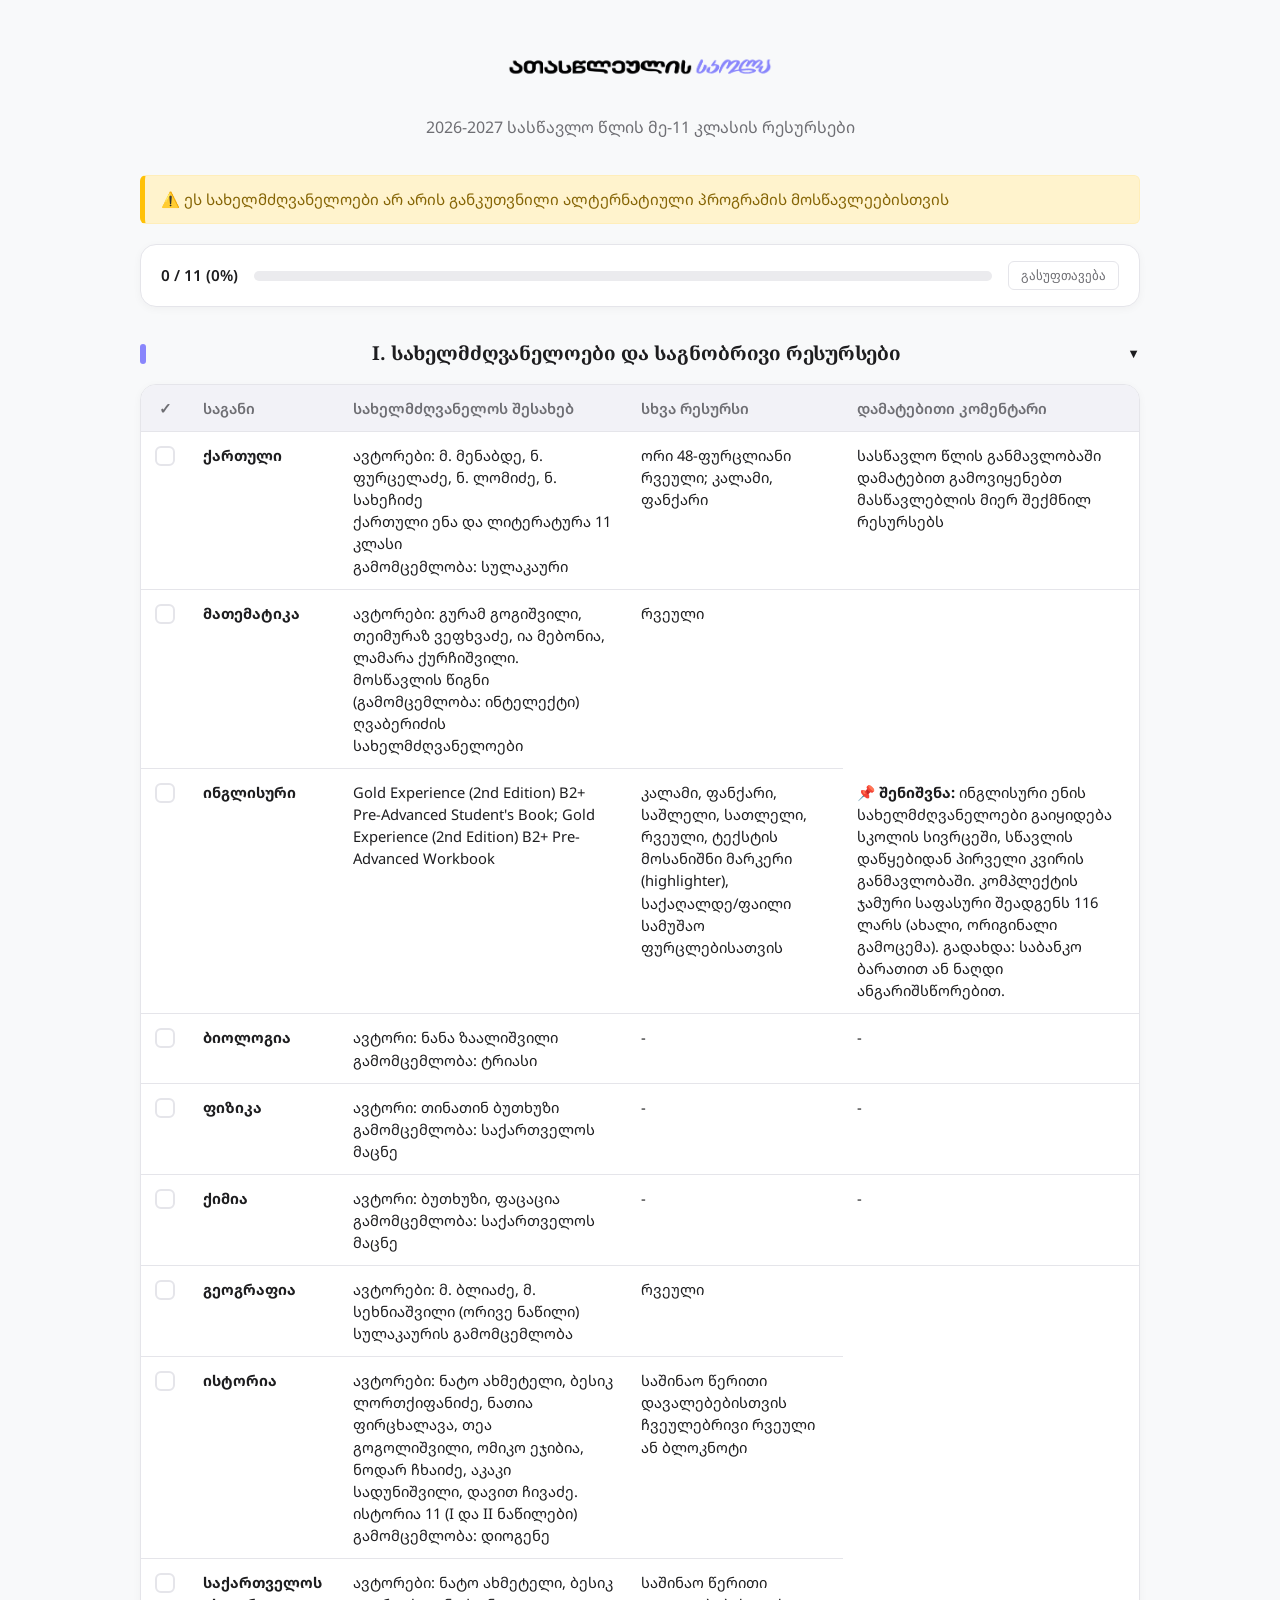
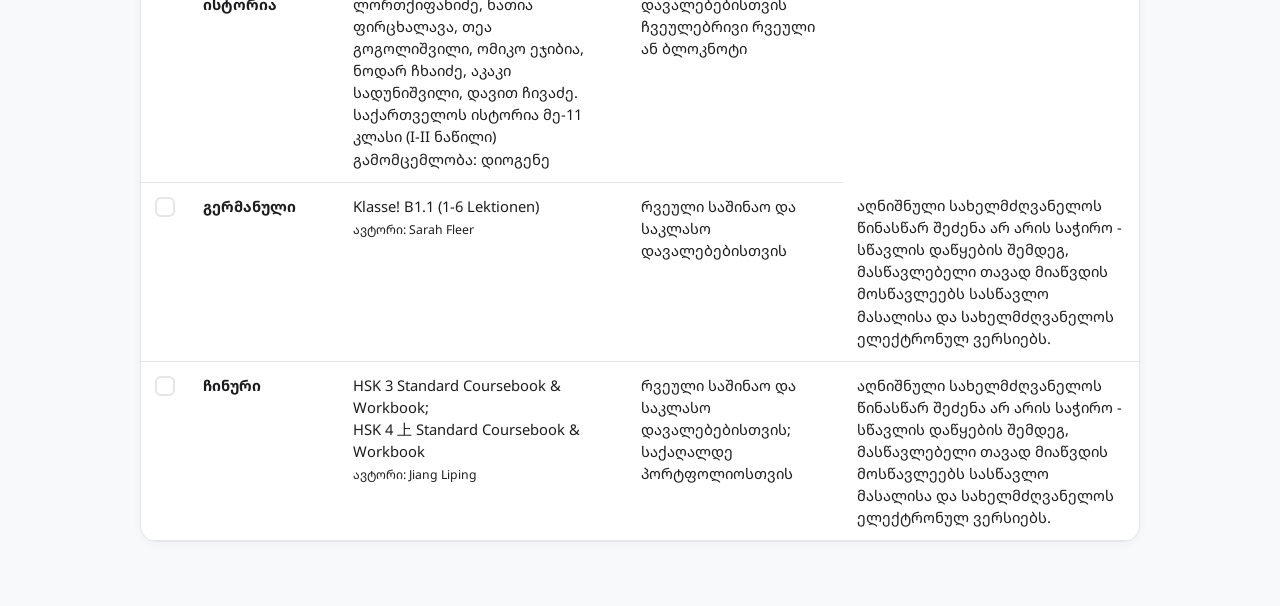
<file: grade11.html>
<!DOCTYPE html>
<html lang="ka">
<head>
    <meta charset="UTF-8">
    <meta name="viewport" content="width=device-width, initial-scale=1.0">
    <title>ათასწლეულის სკოლა | მე-11 კლასის რესურსები</title>
    <link rel="stylesheet" href="style.css">
    <script src="script.js" defer></script>
    <link rel="preconnect" href="https://fonts.googleapis.com">
    <link rel="preconnect" href="https://fonts.gstatic.com" crossorigin>
    <link href="https://fonts.googleapis.com/css2?family=Noto+Sans+Georgian:wght@400;500;600;700&family=Noto+Serif+Georgian:wght@600;700&display=swap" rel="stylesheet">
</head>
<body>

<div class="container">
    <header>
        <a href="index.html">
            <img src="logo.png" alt="ათასწლეულის სკოლა" class="logo-placeholder" onerror="this.style.display='none'">
        </a>
        <p class="subtitle">2026-2027 სასწავლო წლის მე-11 კლასის რესურსები</p>
    </header>
<!-- NOTICE FOR ALTERNATIVE PROGRAM -->
    <div style="background-color: #fff3cd; color: #856404; border: 1px solid #ffeeba; border-left: 5px solid #ffc107; padding: 12px 16px; margin-bottom: 20px; border-radius: 6px; font-size: 0.95rem; line-height: 1.5;">
        ⚠️ ეს სახელმძღვანელოები არ არის განკუთვნილი ალტერნატიული პროგრამის მოსწავლეებისთვის

    </div>
    <!-- STICKY PROGRESS BAR -->
    <div class="progress-bar-container">
        <span class="progress-text" id="progress-text">0 / 0 (0%)</span>
        <div class="progress-track">
            <div class="progress-fill" id="progress-fill"></div>
        </div>
        <button class="reset-btn" onclick="resetChecklist()">გასუფთავება</button>
    </div>

    <!-- SECTION 1: TEXTBOOKS AND SUBJECT SUPPLIES -->
    <div class="section-title collapsible" onclick="toggleSection(this)">
        I. სახელმძღვანელოები და საგნობრივი რესურსები
        <span class="toggle-icon">▼</span>
    </div>
    <div class="section-content">
        <div class="table-card">
            <table>
                <thead>
                    <tr>
                        <th class="check-col">✓</th>
                        <th>საგანი</th>
                        <th>სახელმძღვანელოს შესახებ</th>
                        <th>სხვა რესურსი</th>
                        <th>დამატებითი კომენტარი</th>
                    </tr>
                </thead>
                <tbody>
                    <tr data-id="g11-georgian">
                        <td class="check-col"><input type="checkbox" onchange="toggleItem(this)"></td>
                        <td class="item-title"><strong>ქართული</strong></td>
                        <td>ავტორები: მ. მენაბდე, ნ. ფურცელაძე, ნ. ლომიძე, ნ. სახეჩიძე<br>ქართული ენა და ლიტერატურა 11 კლასი<br>გამომცემლობა: სულაკაური</td>
                        <td>ორი 48-ფურცლიანი რვეული; კალამი, ფანქარი</td>
                        <td>სასწავლო წლის განმავლობაში დამატებით გამოვიყენებთ მასწავლებლის მიერ შექმნილ რესურსებს</td>
                    </tr>
                    <tr data-id="g11-math">
                        <td class="check-col"><input type="checkbox" onchange="toggleItem(this)"></td>
                        <td class="item-title"><strong>მათემატიკა</strong></td>
                        <td>ავტორები: გურამ გოგიშვილი, თეიმურაზ ვეფხვაძე, ია მებონია, ლამარა ქურჩიშვილი.<br>მოსწავლის წიგნი (გამომცემლობა: ინტელექტი)<br>ღვაბერიძის სახელმძღვანელოები</td>
                        <td>რვეული</td>
                    </tr>
                    <tr data-id="g11-english">
                        <td class="check-col"><input type="checkbox" onchange="toggleItem(this)"></td>
                        <td class="item-title"><strong>ინგლისური</strong></td>
                        <td>Gold Experience (2nd Edition) B2+ Pre-Advanced Student's Book;   Gold Experience (2nd Edition) B2+ Pre-Advanced Workbook</td>
                        <td>კალამი, ფანქარი, საშლელი, სათლელი, რვეული, ტექსტის მოსანიშნი მარკერი (highlighter), საქაღალდე/ფაილი სამუშაო ფურცლებისათვის</td>
                        <td>📌 <strong>შენიშვნა:</strong> ინგლისური ენის სახელმძღვანელოები გაიყიდება სკოლის სივრცეში, სწავლის დაწყებიდან პირველი კვირის განმავლობაში. კომპლექტის ჯამური საფასური შეადგენს 116 ლარს (ახალი, ორიგინალი გამოცემა). გადახდა: საბანკო ბარათით ან ნაღდი ანგარიშსწორებით.</td>
                    </tr>
                    <tr data-id="g11-biology">
                        <td class="check-col"><input type="checkbox" onchange="toggleItem(this)"></td>
                        <td class="item-title"><strong>ბიოლოგია</strong></td>
                        <td>ავტორი: ნანა ზაალიშვილი<br>გამომცემლობა: ტრიასი</td>
                        <td>-</td>
                        <td>-</td>
                    </tr>
                    <tr data-id="g11-physics">
                        <td class="check-col"><input type="checkbox" onchange="toggleItem(this)"></td>
                        <td class="item-title"><strong>ფიზიკა</strong></td>
                        <td>ავტორი: თინათინ ბუთხუზი<br>გამომცემლობა: საქართველოს მაცნე</td>
                        <td>-</td>
                        <td>-</td>
                    </tr>
                    <tr data-id="g11-chemistry">
                        <td class="check-col"><input type="checkbox" onchange="toggleItem(this)"></td>
                        <td class="item-title"><strong>ქიმია</strong></td>
                        <td>ავტორი: ბუთხუზი, ფაცაცია<br>გამომცემლობა: საქართველოს მაცნე</td>
                        <td>-</td>
                        <td>-</td>
                    </tr>
                    <tr data-id="g11-geography">
                        <td class="check-col"><input type="checkbox" onchange="toggleItem(this)"></td>
                        <td class="item-title"><strong>გეოგრაფია</strong></td>
                        <td>ავტორები: მ. ბლიაძე, მ. სეხნიაშვილი (ორივე ნაწილი)<br>სულაკაურის გამომცემლობა</td>
                        <td>რვეული</td>
                    </tr>
                    <tr data-id="g11-history">
                        <td class="check-col"><input type="checkbox" onchange="toggleItem(this)"></td>
                        <td class="item-title"><strong>ისტორია</strong></td>
                        <td>ავტორები: ნატო ახმეტელი, ბესიკ ლორთქიფანიძე, ნათია ფირცხალავა, თეა გოგოლიშვილი, ომიკო ეჯიბია, ნოდარ ჩხაიძე, აკაკი სადუნიშვილი, დავით ჩივაძე.<br>ისტორია 11 (I და II ნაწილები)<br>გამომცემლობა: დიოგენე</td>
                        <td>საშინაო წერითი დავალებებისთვის ჩვეულებრივი რვეული ან ბლოკნოტი</td>
                    </tr>
                    <tr data-id="g11-geo-history">
                        <td class="check-col"><input type="checkbox" onchange="toggleItem(this)"></td>
                        <td class="item-title"><strong>საქართველოს ისტორია</strong></td>
                        <td>ავტორები: ნატო ახმეტელი, ბესიკ ლორთქიფანიძე, ნათია ფირცხალავა, თეა გოგოლიშვილი, ომიკო ეჯიბია, ნოდარ ჩხაიძე, აკაკი სადუნიშვილი, დავით ჩივაძე.<br>საქართველოს ისტორია მე-11 კლასი (I-II ნაწილი)<br>გამომცემლობა: დიოგენე</td>
                        <td>საშინაო წერითი დავალებებისთვის ჩვეულებრივი რვეული ან ბლოკნოტი</td>
                    </tr>
                    <tr data-id="g11-german">
                        <td class="check-col"><input type="checkbox" onchange="toggleItem(this)"></td>
                        <td class="item-title"><strong>გერმანული</strong></td>
                        <td>Klasse! B1.1 (1-6 Lektionen)<br><small>ავტორი: Sarah Fleer</small></td>
                        <td>რვეული საშინაო და საკლასო დავალებებისთვის</td>
                        <td>აღნიშნული სახელმძღვანელოს წინასწარ შეძენა არ არის საჭირო - სწავლის დაწყების შემდეგ, მასწავლებელი თავად მიაწვდის მოსწავლეებს სასწავლო მასალისა და სახელმძღვანელოს ელექტრონულ ვერსიებს.</td>
                    </tr>
                    <tr data-id="g11-chinese">
                        <td class="check-col"><input type="checkbox" onchange="toggleItem(this)"></td>
                        <td class="item-title"><strong>ჩინური</strong></td>
                        <td>HSK 3 Standard Coursebook & Workbook;<br>HSK 4 上 Standard Coursebook & Workbook<br><small>ავტორი: Jiang Liping</small></td>
                        <td>რვეული საშინაო და საკლასო დავალებებისთვის; საქაღალდე პორტფოლიოსთვის</td>
                        <td>აღნიშნული სახელმძღვანელოს წინასწარ შეძენა არ არის საჭირო - სწავლის დაწყების შემდეგ, მასწავლებელი თავად მიაწვდის მოსწავლეებს სასწავლო მასალისა და სახელმძღვანელოს ელექტრონულ ვერსიებს.</td>
                    </tr>
                </tbody>
            </table>
        </div>
    </div>
</div>

<!-- Lightbox Modal -->
<div id="lightbox" onclick="closeLightbox()" style="display:none; position:fixed; top:0; left:0; width:100%; height:100%; background:rgba(0,0,0,0.8); z-index:1000; justify-content:center; align-items:center; cursor:pointer;">
    <img id="lightbox-img" style="max-width:90%; max-height:90%; border-radius:8px; box-shadow:0 4px 20px rgba(0,0,0,0.5);">
</div>

</body>
</html>
</file>
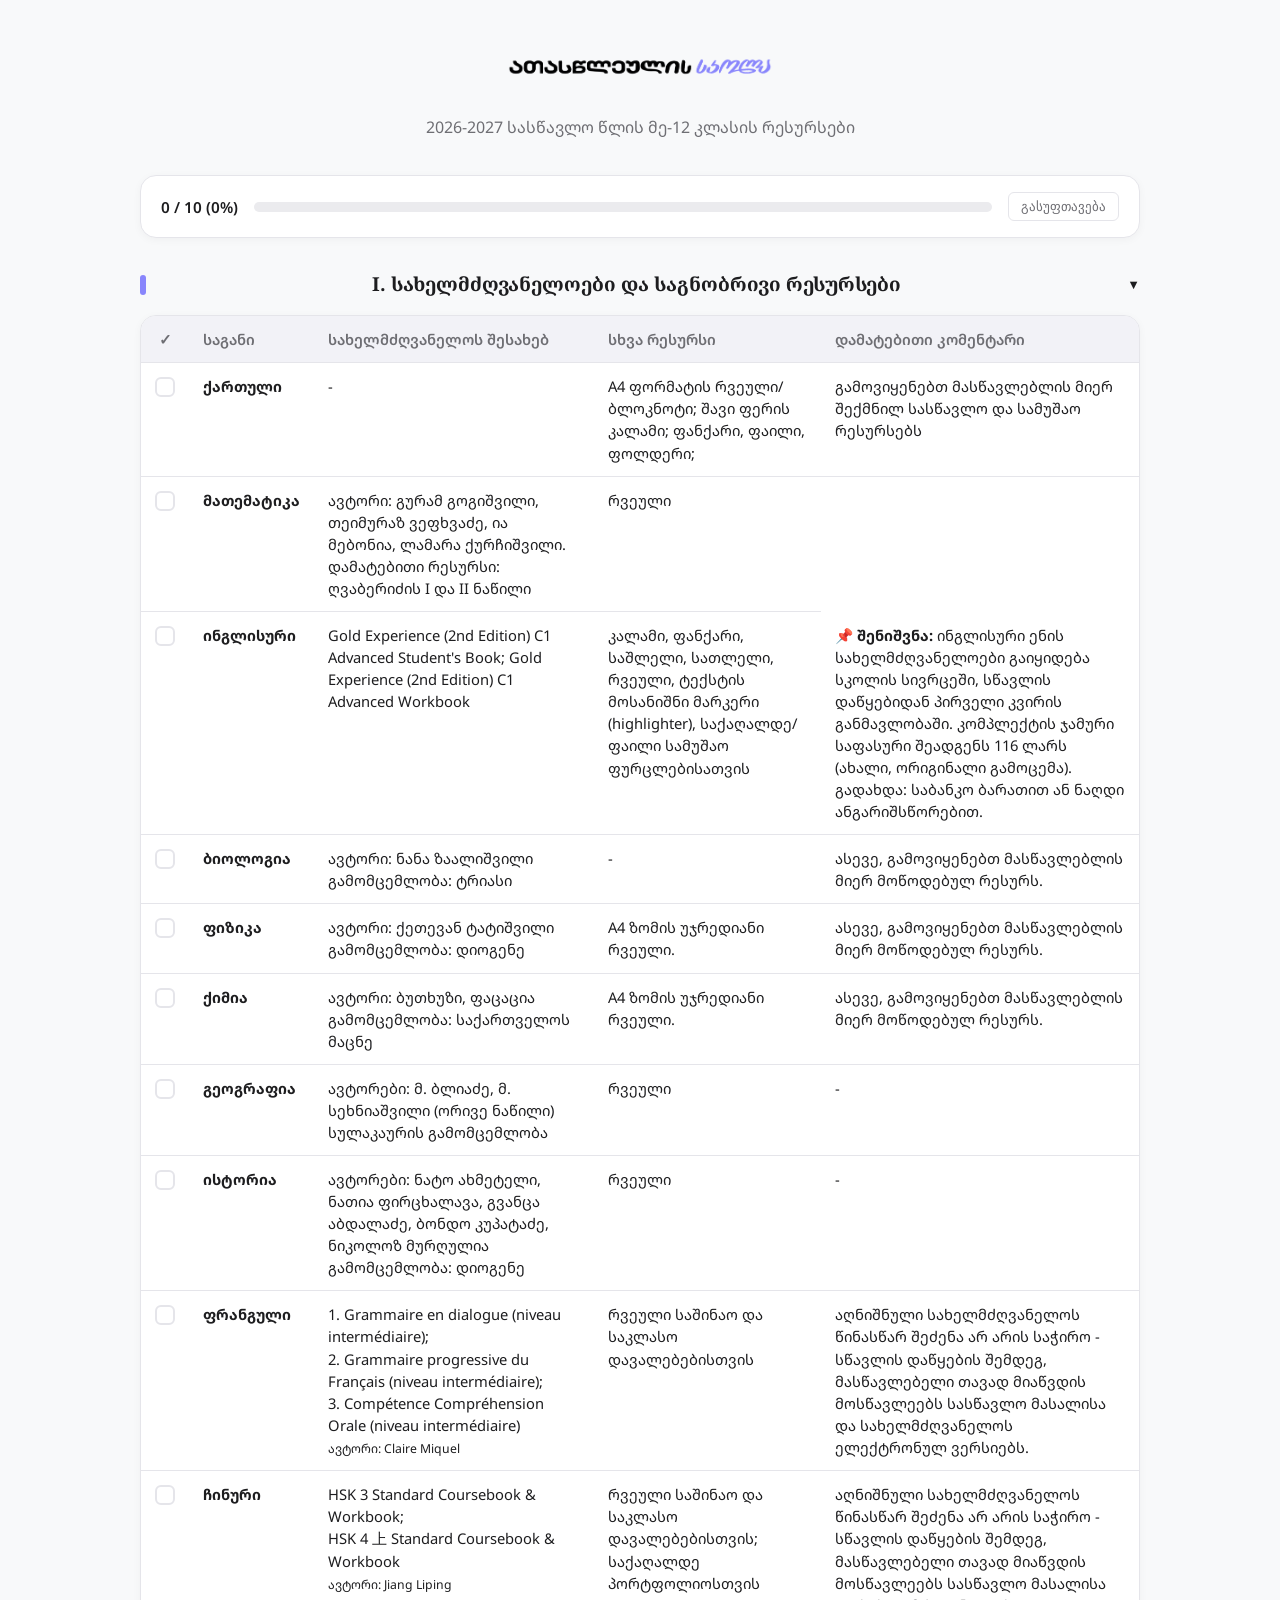
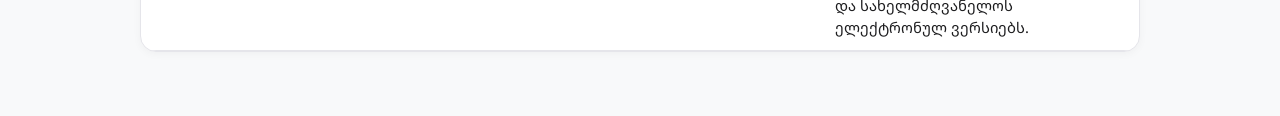
<file: grade12.html>
<!DOCTYPE html>
<html lang="ka">
<head>
    <meta charset="UTF-8">
    <meta name="viewport" content="width=device-width, initial-scale=1.0">
    <title>ათასწლეულის სკოლა | მე-12 კლასის რესურსები</title>
    <link rel="stylesheet" href="style.css">
    <script src="script.js" defer></script>
    <link rel="preconnect" href="https://fonts.googleapis.com">
    <link rel="preconnect" href="https://fonts.gstatic.com" crossorigin>
    <link href="https://fonts.googleapis.com/css2?family=Noto+Sans+Georgian:wght@400;500;600;700&family=Noto+Serif+Georgian:wght@600;700&display=swap" rel="stylesheet">
</head>
<body>

<div class="container">
    <header>
        <a href="index.html">
            <img src="logo.png" alt="ათასწლეულის სკოლა" class="logo-placeholder" onerror="this.style.display='none'">
        </a>
        <p class="subtitle">2026-2027 სასწავლო წლის მე-12 კლასის რესურსები</p>
    </header>

    <!-- STICKY PROGRESS BAR -->
    <div class="progress-bar-container">
        <span class="progress-text" id="progress-text">0 / 0 (0%)</span>
        <div class="progress-track">
            <div class="progress-fill" id="progress-fill"></div>
        </div>
        <button class="reset-btn" onclick="resetChecklist()">გასუფთავება</button>
    </div>

    <!-- SECTION 1: TEXTBOOKS AND SUBJECT SUPPLIES -->
    <div class="section-title collapsible" onclick="toggleSection(this)">
        I. სახელმძღვანელოები და საგნობრივი რესურსები
        <span class="toggle-icon">▼</span>
    </div>
    <div class="section-content">
        <div class="table-card">
            <table>
                <thead>
                    <tr>
                        <th class="check-col">✓</th>
                        <th>საგანი</th>
                        <th>სახელმძღვანელოს შესახებ</th>
                        <th>სხვა რესურსი</th>
                        <th>დამატებითი კომენტარი</th>
                    </tr>
                </thead>
                <tbody>
                    <tr data-id="g12-georgian">
                        <td class="check-col"><input type="checkbox" onchange="toggleItem(this)"></td>
                        <td class="item-title"><strong>ქართული</strong></td>
                        <td>-</td>
                        <td>A4 ფორმატის რვეული/ბლოკნოტი; შავი ფერის კალამი; ფანქარი, ფაილი, ფოლდერი;</td>
                        <td>გამოვიყენებთ მასწავლებლის მიერ შექმნილ სასწავლო და სამუშაო რესურსებს</td>
                    </tr>
                    <tr data-id="g12-math">
                        <td class="check-col"><input type="checkbox" onchange="toggleItem(this)"></td>
                        <td class="item-title"><strong>მათემატიკა</strong></td>
                        <td>ავტორი: გურამ გოგიშვილი, თეიმურაზ ვეფხვაძე, ია მებონია, ლამარა ქურჩიშვილი.<br>დამატებითი რესურსი: ღვაბერიძის I და II ნაწილი</td>
                        <td>რვეული</td>
                    </tr>
                    <tr data-id="g12-english">
                        <td class="check-col"><input type="checkbox" onchange="toggleItem(this)"></td>
                        <td class="item-title"><strong>ინგლისური</strong></td>
                        <td>Gold Experience (2nd Edition) C1 Advanced Student's Book;  Gold Experience (2nd Edition) C1 Advanced Workbook</td>
                        <td>კალამი, ფანქარი, საშლელი, სათლელი, რვეული, ტექსტის მოსანიშნი მარკერი (highlighter), საქაღალდე/ფაილი სამუშაო ფურცლებისათვის</td>
                        <td>📌 <strong>შენიშვნა:</strong> ინგლისური ენის სახელმძღვანელოები გაიყიდება სკოლის სივრცეში, სწავლის დაწყებიდან პირველი კვირის განმავლობაში. კომპლექტის ჯამური საფასური შეადგენს 116 ლარს (ახალი, ორიგინალი გამოცემა). გადახდა: საბანკო ბარათით ან ნაღდი ანგარიშსწორებით.</td>
                    </tr>
                    <tr data-id="g12-biology">
                        <td class="check-col"><input type="checkbox" onchange="toggleItem(this)"></td>
                        <td class="item-title"><strong>ბიოლოგია</strong></td>
                        <td>ავტორი: ნანა ზაალიშვილი<br>გამომცემლობა: ტრიასი</td>
                        <td>-</td>
                        <td>ასევე, გამოვიყენებთ მასწავლებლის მიერ მოწოდებულ რესურს.</td>
                    </tr>
                    <tr data-id="g12-physics">
                        <td class="check-col"><input type="checkbox" onchange="toggleItem(this)"></td>
                        <td class="item-title"><strong>ფიზიკა</strong></td>
                        <td>ავტორი: ქეთევან ტატიშვილი<br>გამომცემლობა: დიოგენე</td>
                        <td>A4 ზომის უჯრედიანი რვეული.</td>
                        <td>ასევე, გამოვიყენებთ მასწავლებლის მიერ მოწოდებულ რესურს.</td>
                    </tr>
                    <tr data-id="g12-chemistry">
                        <td class="check-col"><input type="checkbox" onchange="toggleItem(this)"></td>
                        <td class="item-title"><strong>ქიმია</strong></td>
                        <td>ავტორი: ბუთხუზი, ფაცაცია<br>გამომცემლობა: საქართველოს მაცნე</td>
                        <td>A4 ზომის უჯრედიანი რვეული.</td>
                        <td>ასევე, გამოვიყენებთ მასწავლებლის მიერ მოწოდებულ რესურს.</td>
                    </tr>
                    <tr data-id="g12-geography">
                        <td class="check-col"><input type="checkbox" onchange="toggleItem(this)"></td>
                        <td class="item-title"><strong>გეოგრაფია</strong></td>
                        <td>ავტორები: მ. ბლიაძე, მ. სეხნიაშვილი (ორივე ნაწილი)<br>სულაკაურის გამომცემლობა</td>
                        <td>რვეული</td>
                        <td>-</td>
                    </tr>
                    <tr data-id="g12-history">
                        <td class="check-col"><input type="checkbox" onchange="toggleItem(this)"></td>
                        <td class="item-title"><strong>ისტორია</strong></td>
                        <td>ავტორები: ნატო ახმეტელი, ნათია ფირცხალავა, გვანცა აბდალაძე, ბონდო კუპატაძე, ნიკოლოზ მურღულია<br>გამომცემლობა: დიოგენე</td>
                        <td>რვეული</td>
                        <td>-</td>
                    </tr>
                    <tr data-id="g12-french">
                        <td class="check-col"><input type="checkbox" onchange="toggleItem(this)"></td>
                        <td class="item-title"><strong>ფრანგული</strong></td>
                        <td>1. Grammaire en dialogue (niveau intermédiaire);<br>2. Grammaire progressive du Français (niveau intermédiaire);<br>3. Compétence Compréhension Orale (niveau intermédiaire)<br><small>ავტორი: Claire Miquel</small></td>
                        <td>რვეული საშინაო და საკლასო დავალებებისთვის</td>
                        <td>აღნიშნული სახელმძღვანელოს წინასწარ შეძენა არ არის საჭირო - სწავლის დაწყების შემდეგ, მასწავლებელი თავად მიაწვდის მოსწავლეებს სასწავლო მასალისა და სახელმძღვანელოს ელექტრონულ ვერსიებს.</td>
                    </tr>
                    <tr data-id="g12-chinese">
                        <td class="check-col"><input type="checkbox" onchange="toggleItem(this)"></td>
                        <td class="item-title"><strong>ჩინური</strong></td>
                        <td>HSK 3 Standard Coursebook & Workbook;<br>HSK 4 上 Standard Coursebook & Workbook<br><small>ავტორი: Jiang Liping</small></td>
                        <td>რვეული საშინაო და საკლასო დავალებებისთვის; საქაღალდე პორტფოლიოსთვის</td>
                        <td>აღნიშნული სახელმძღვანელოს წინასწარ შეძენა არ არის საჭირო - სწავლის დაწყების შემდეგ, მასწავლებელი თავად მიაწვდის მოსწავლეებს სასწავლო მასალისა და სახელმძღვანელოს ელექტრონულ ვერსიებს.</td>
                    </tr>
                </tbody>
            </table>
        </div>
    </div>
</div>

<!-- Lightbox Modal -->
<div id="lightbox" onclick="closeLightbox()" style="display:none; position:fixed; top:0; left:0; width:100%; height:100%; background:rgba(0,0,0,0.8); z-index:1000; justify-content:center; align-items:center; cursor:pointer;">
    <img id="lightbox-img" style="max-width:90%; max-height:90%; border-radius:8px; box-shadow:0 4px 20px rgba(0,0,0,0.5);">
</div>

</body>
</html>
</file>
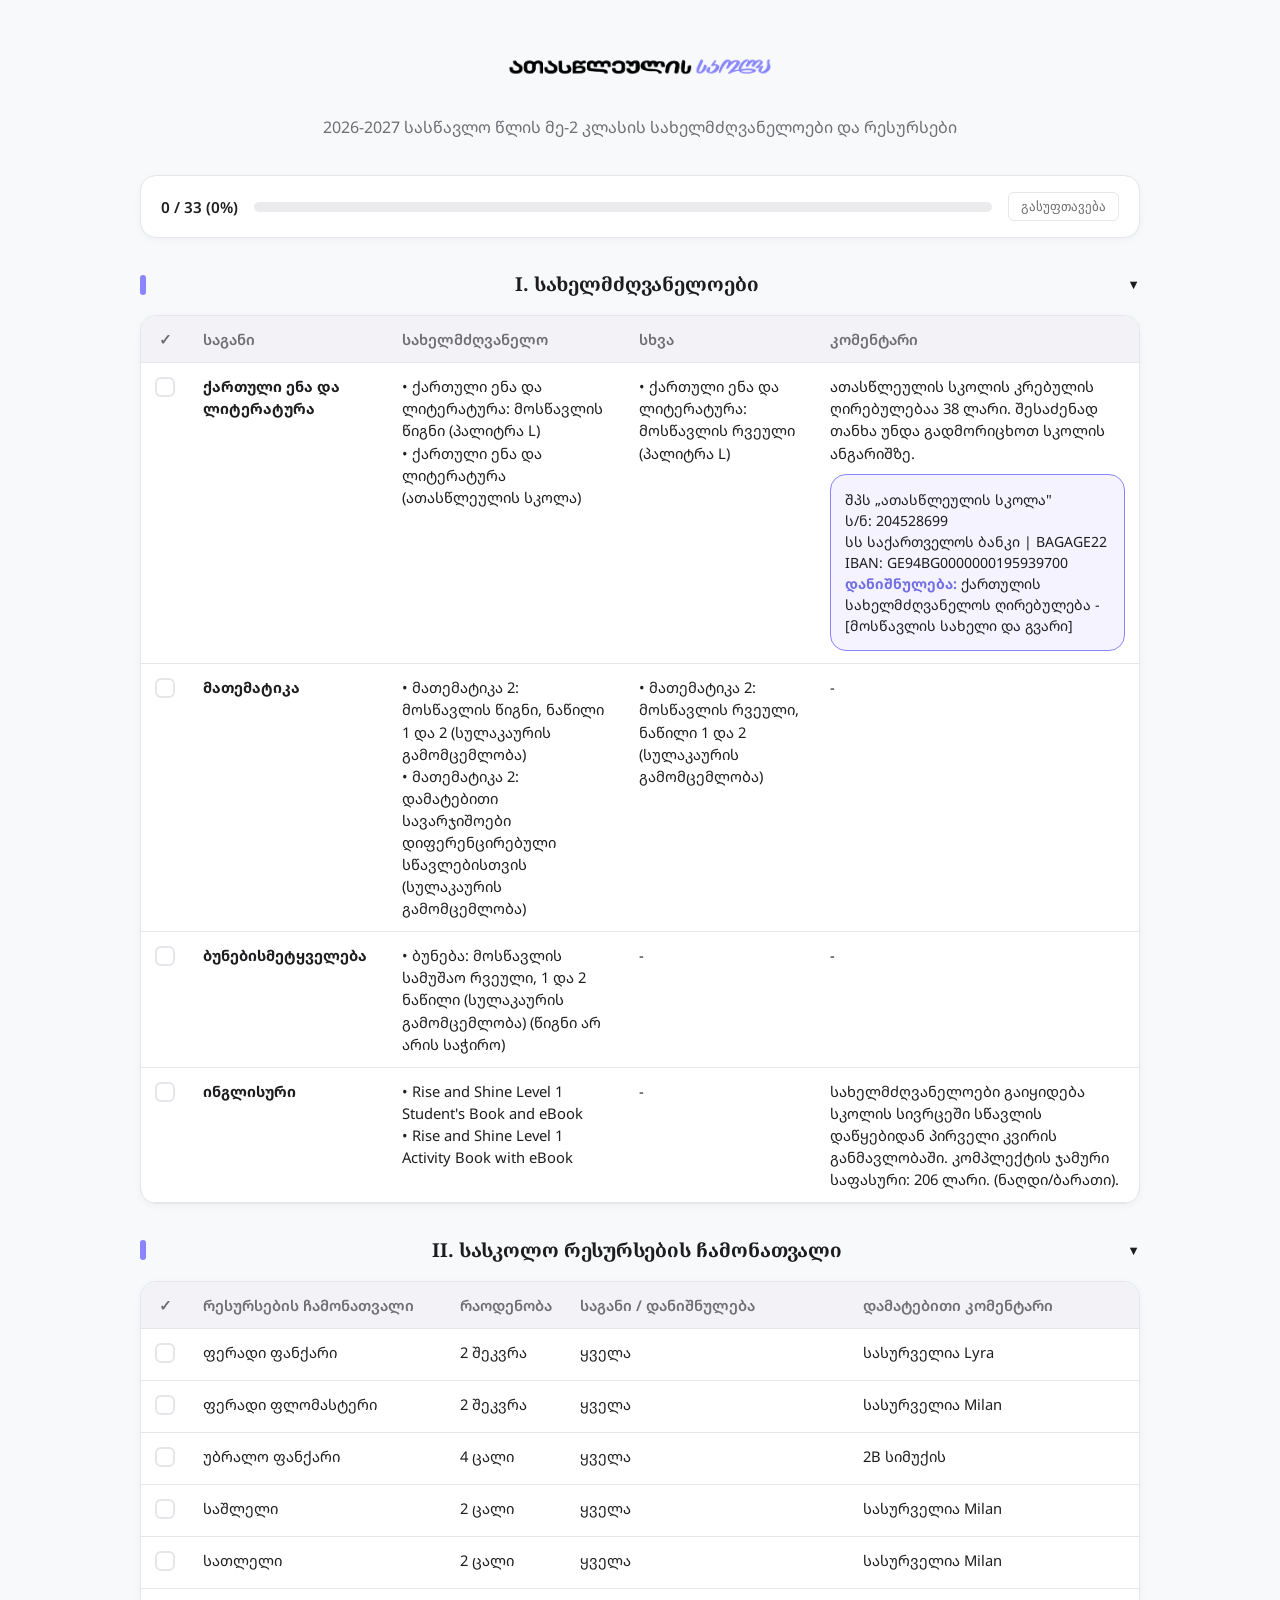
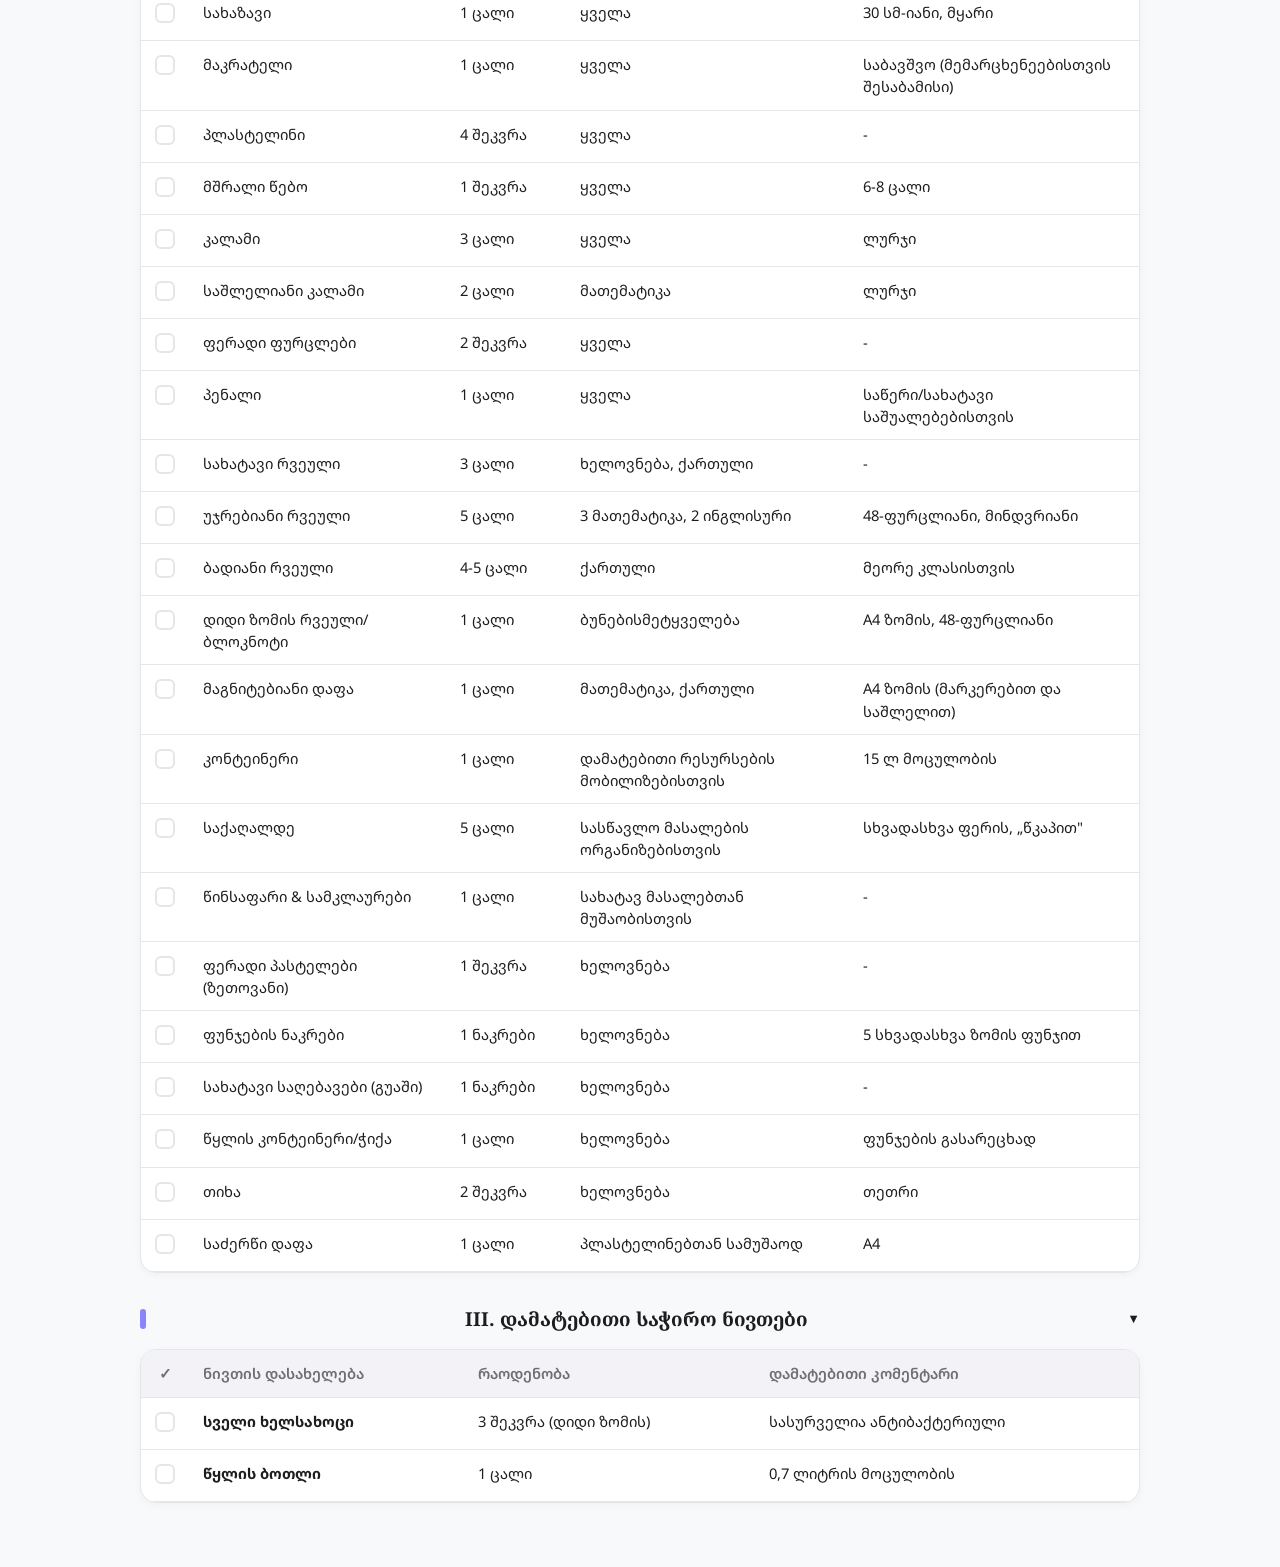
<file: grade2.html>
<!DOCTYPE html>
<html lang="ka">
<head>
	<link rel="stylesheet" href="style.css">
	<script src="script.js"></script>
    <meta charset="UTF-8">
    <meta name="viewport" content="width=device-width, initial-scale=1.0">
    <title>ათასწლეულის სკოლა | მე-2 კლასის რესურსები</title>
    <link rel="preconnect" href="https://fonts.googleapis.com">
    <link rel="preconnect" href="https://fonts.gstatic.com" crossorigin>
    <link href="https://fonts.googleapis.com/css2?family=Noto+Sans+Georgian:wght@400;500;600;700&family=Noto+Serif+Georgian:wght@600;700&display=swap" rel="stylesheet">
</head>
<body>

<div class="container">
    <header>
	<a href="index.html">
        <img src="logo.png" alt="ათასწლეულის სკოლა" class="logo-placeholder" onerror="this.style.display='none'">
	</a>
        <p class="subtitle">2026-2027 სასწავლო წლის მე-2 კლასის სახელმძღვანელოები და რესურსები</p>
    </header>

    <!-- STICKY PROGRESS BAR -->
    <div class="progress-bar-container">
        <span class="progress-text" id="progress-text">0 / 0 (0%)</span>
        <div class="progress-track">
            <div class="progress-fill" id="progress-fill"></div>
        </div>
        <button class="reset-btn" onclick="resetChecklist()">გასუფთავება</button>
    </div>

    <!-- SECTION 1: TEXTBOOKS -->
    <div class="section-title collapsible" onclick="toggleSection(this)">
	I. სახელმძღვანელოები
	<span class="toggle-icon">▼</span>
	</div>
	<div class="section-content">
    <div class="table-card">
        <table>
            <thead>
                <tr>
                    <th class="check-col">✓</th>
                    <th>საგანი</th>
                    <th>სახელმძღვანელო</th>
                    <th>სხვა</th>
                    <th>კომენტარი</th>
                </tr>
            </thead>
            <tbody>
                <tr data-id="book-georgian">
                    <td class="check-col"><input type="checkbox" onchange="toggleItem(this)"></td>
                    <td class="item-title"><strong>ქართული ენა და ლიტერატურა</strong></td>
                    <td>
                        • ქართული ენა და ლიტერატურა: მოსწავლის წიგნი (პალიტრა L)<br>
                        • ქართული ენა და ლიტერატურა (ათასწლეულის სკოლა)
                    </td>
                    <td>• ქართული ენა და ლიტერატურა: მოსწავლის რვეული (პალიტრა L)</td>
                    <td>
                        ათასწლეულის სკოლის კრებულის ღირებულებაა 38 ლარი. შესაძენად თანხა უნდა გადმორიცხოთ სკოლის ანგარიშზე.
                        <div class="bank-box">
                            შპს „ათასწლეულის სკოლა"<br>
                            ს/ნ: 204528699<br>
                            სს საქართველოს ბანკი | BAGAGE22<br>
                            IBAN: GE94BG0000000195939700<br>
                            <strong>დანიშნულება:</strong> ქართულის სახელმძღვანელოს ღირებულება - [მოსწავლის სახელი და გვარი]
                        </div>
                    </td>
                </tr>
                <tr data-id="book-math">
                    <td class="check-col"><input type="checkbox" onchange="toggleItem(this)"></td>
                    <td class="item-title"><strong>მათემატიკა</strong></td>
                    <td>
                        • მათემატიკა 2: მოსწავლის წიგნი, ნაწილი 1 და 2 (სულაკაურის გამომცემლობა)<br>
                        • მათემატიკა 2: დამატებითი სავარჯიშოები დიფერენცირებული სწავლებისთვის (სულაკაურის გამომცემლობა)
                    </td>
                    <td>• მათემატიკა 2: მოსწავლის რვეული, ნაწილი 1 და 2 (სულაკაურის გამომცემლობა)</td>
                    <td>-</td>
                </tr>
                <tr data-id="book-nature">
                    <td class="check-col"><input type="checkbox" onchange="toggleItem(this)"></td>
                    <td class="item-title"><strong>ბუნებისმეტყველება</strong></td>
                    <td>• ბუნება: მოსწავლის სამუშაო რვეული, 1 და 2 ნაწილი (სულაკაურის გამომცემლობა) (წიგნი არ არის საჭირო)</td>
                    <td>-</td>
                    <td>-</td>
                </tr>
                <tr data-id="book-english">
                    <td class="check-col"><input type="checkbox" onchange="toggleItem(this)"></td>
                    <td class="item-title"><strong>ინგლისური</strong></td>
                    <td>
                        • Rise and Shine Level 1 Student's Book and eBook<br>
                        • Rise and Shine Level 1 Activity Book with eBook
                    </td>
                    <td>-</td>
                    <td>სახელმძღვანელოები გაიყიდება სკოლის სივრცეში სწავლის დაწყებიდან პირველი კვირის განმავლობაში. კომპლექტის ჯამური საფასური: 206 ლარი. (ნაღდი/ბარათი).</td>
                </tr>
            </tbody>
        </table>
    </div>
	</div>

    <!-- SECTION 2: RESOURCES -->
    <div class="section-title collapsible" onclick="toggleSection(this)">
    II. სასკოლო რესურსების ჩამონათვალი
    <span class="toggle-icon">▼</span>
	</div>
	<div class="section-content">
    <div class="table-card">
        <table>
            <thead>
                <tr>
                    <th class="check-col">✓</th>
                    <th>რესურსების ჩამონათვალი</th>
                    <th>რაოდენობა</th>
                    <th>საგანი / დანიშნულება</th>
                    <th>დამატებითი კომენტარი</th>
                </tr>
            </thead>
            <tbody>
                <tr data-id="res-colored-pencils"><td class="check-col"><input type="checkbox" onchange="toggleItem(this)"></td><td class="item-title">ფერადი ფანქარი</td><td>2 შეკვრა</td><td>ყველა</td><td>სასურველია Lyra</td></tr>
                <tr data-id="res-markers"><td class="check-col"><input type="checkbox" onchange="toggleItem(this)"></td><td class="item-title">ფერადი ფლომასტერი</td><td>2 შეკვრა</td><td>ყველა</td><td>სასურველია Milan</td></tr>
                <tr data-id="res-pencils"><td class="check-col"><input type="checkbox" onchange="toggleItem(this)"></td><td class="item-title">უბრალო ფანქარი</td><td>4 ცალი</td><td>ყველა</td><td>2B სიმუქის</td></tr>
                <tr data-id="res-eraser"><td class="check-col"><input type="checkbox" onchange="toggleItem(this)"></td><td class="item-title">საშლელი</td><td>2 ცალი</td><td>ყველა</td><td>სასურველია Milan</td></tr>
                <tr data-id="res-sharpener"><td class="check-col"><input type="checkbox" onchange="toggleItem(this)"></td><td class="item-title">სათლელი</td><td>2 ცალი</td><td>ყველა</td><td>სასურველია Milan</td></tr>
                <tr data-id="res-ruler"><td class="check-col"><input type="checkbox" onchange="toggleItem(this)"></td><td class="item-title">სახაზავი</td><td>1 ცალი</td><td>ყველა</td><td>30 სმ-იანი, მყარი</td></tr>
                <tr data-id="res-scissors"><td class="check-col"><input type="checkbox" onchange="toggleItem(this)"></td><td class="item-title">მაკრატელი</td><td>1 ცალი</td><td>ყველა</td><td>საბავშვო (მემარცხენეებისთვის შესაბამისი)</td></tr>
                <tr data-id="res-playdough"><td class="check-col"><input type="checkbox" onchange="toggleItem(this)"></td><td class="item-title">პლასტელინი</td><td>4 შეკვრა</td><td>ყველა</td><td>-</td></tr>
                <tr data-id="res-glue"><td class="check-col"><input type="checkbox" onchange="toggleItem(this)"></td><td class="item-title">მშრალი წებო</td><td>1 შეკვრა</td><td>ყველა</td><td>6-8 ცალი</td></tr>
                <tr data-id="res-pens"><td class="check-col"><input type="checkbox" onchange="toggleItem(this)"></td><td class="item-title">კალამი</td><td>3 ცალი</td><td>ყველა</td><td>ლურჯი</td></tr>
                <tr data-id="res-erasable-pens"><td class="check-col"><input type="checkbox" onchange="toggleItem(this)"></td><td class="item-title">საშლელიანი კალამი</td><td>2 ცალი</td><td>მათემატიკა</td><td>ლურჯი</td></tr>
                <tr data-id="res-col-paper"><td class="check-col"><input type="checkbox" onchange="toggleItem(this)"></td><td class="item-title">ფერადი ფურცლები</td><td>2 შეკვრა</td><td>ყველა</td><td>-</td></tr>
                <tr data-id="res-pencil-case"><td class="check-col"><input type="checkbox" onchange="toggleItem(this)"></td><td class="item-title">პენალი</td><td>1 ცალი</td><td>ყველა</td><td>საწერი/სახატავი საშუალებებისთვის</td></tr>
                <tr data-id="res-drawing-pad"><td class="check-col"><input type="checkbox" onchange="toggleItem(this)"></td><td class="item-title">სახატავი რვეული</td><td>3 ცალი</td><td>ხელოვნება, ქართული</td><td>-</td></tr>
                <tr data-id="res-grid-notebook"><td class="check-col"><input type="checkbox" onchange="toggleItem(this)"></td><td class="item-title">უჯრებიანი რვეული</td><td>5 ცალი</td><td>3 მათემატიკა, 2 ინგლისური</td><td>48-ფურცლიანი, მინდვრიანი</td></tr>
                <tr data-id="res-grid-notebook-georgian"><td class="check-col"><input type="checkbox" onchange="toggleItem(this)"></td><td class="item-title">ბადიანი რვეული</td><td>4-5 ცალი</td><td>ქართული</td><td>მეორე კლასისთვის</td></tr>
                <tr data-id="res-big-notebook"><td class="check-col"><input type="checkbox" onchange="toggleItem(this)"></td><td class="item-title">დიდი ზომის რვეული/ბლოკნოტი</td><td>1 ცალი</td><td>ბუნებისმეტყველება</td><td>A4 ზომის, 48-ფურცლიანი</td></tr>
                <tr data-id="res-mag-board"><td class="check-col"><input type="checkbox" onchange="toggleItem(this)"></td><td class="item-title">მაგნიტებიანი დაფა</td><td>1 ცალი</td><td>მათემატიკა, ქართული</td><td>A4 ზომის (მარკერებით და საშლელით)</td></tr>
                <tr data-id="res-storage-box"><td class="check-col"><input type="checkbox" onchange="toggleItem(this)"></td><td class="item-title">კონტეინერი</td><td>1 ცალი</td><td>დამატებითი რესურსების მობილიზებისთვის</td><td>15 ლ მოცულობის</td></tr>
                <tr data-id="res-folders"><td class="check-col"><input type="checkbox" onchange="toggleItem(this)"></td><td class="item-title">საქაღალდე</td><td>5 ცალი</td><td>სასწავლო მასალების ორგანიზებისთვის</td><td>სხვადასხვა ფერის, „წკაპით"</td></tr>
                <tr data-id="res-apron"><td class="check-col"><input type="checkbox" onchange="toggleItem(this)"></td><td class="item-title">წინსაფარი & სამკლაურები</td><td>1 ცალი</td><td>სახატავ მასალებთან მუშაობისთვის</td><td>-</td></tr>
                <tr data-id="res-oil-pastels"><td class="check-col"><input type="checkbox" onchange="toggleItem(this)"></td><td class="item-title">ფერადი პასტელები (ზეთოვანი)</td><td>1 შეკვრა</td><td>ხელოვნება</td><td>-</td></tr>
                <tr data-id="res-brushes"><td class="check-col"><input type="checkbox" onchange="toggleItem(this)"></td><td class="item-title">ფუნჯების ნაკრები</td><td>1 ნაკრები</td><td>ხელოვნება</td><td>5 სხვადასხვა ზომის ფუნჯით</td></tr>
                <tr data-id="res-gouache"><td class="check-col"><input type="checkbox" onchange="toggleItem(this)"></td><td class="item-title">სახატავი საღებავები (გუაში)</td><td>1 ნაკრები</td><td>ხელოვნება</td><td>-</td></tr>
                <tr data-id="res-water-cup"><td class="check-col"><input type="checkbox" onchange="toggleItem(this)"></td><td class="item-title">წყლის კონტეინერი/ჭიქა</td><td>1 ცალი</td><td>ხელოვნება</td><td>ფუნჯების გასარეცხად</td></tr>
                <tr data-id="res-clay"><td class="check-col"><input type="checkbox" onchange="toggleItem(this)"></td><td class="item-title">თიხა</td><td>2 შეკვრა</td><td>ხელოვნება</td><td>თეთრი</td></tr>
                <tr data-id="res-clay-board"><td class="check-col"><input type="checkbox" onchange="toggleItem(this)"></td><td class="item-title">საძერწი დაფა</td><td>1 ცალი</td><td>პლასტელინებთან სამუშაოდ</td><td>A4</td></tr>
            </tbody>
        </table>
    </div>
	</div>

    <!-- SECTION 3: ADDITIONAL ITEMS -->
    <div class="section-title collapsible" onclick="toggleSection(this)">
    III. დამატებითი საჭირო ნივთები
    <span class="toggle-icon">▼</span>
	</div>
	<div class="section-content">
    <div class="table-card">
        <table>
            <thead>
                <tr>
                    <th class="check-col">✓</th>
                    <th>ნივთის დასახელება</th>
                    <th>რაოდენობა</th>
                    <th>დამატებითი კომენტარი</th>
                </tr>
            </thead>
            <tbody>
                <tr data-id="add-wipes">
                    <td class="check-col"><input type="checkbox" onchange="toggleItem(this)"></td>
                    <td class="item-title"><strong>სველი ხელსახოცი</strong></td>
                    <td>3 შეკვრა (დიდი ზომის)</td>
                    <td>სასურველია ანტიბაქტერიული</td>
                </tr>
                <tr data-id="add-bottle">
                    <td class="check-col"><input type="checkbox" onchange="toggleItem(this)"></td>
                    <td class="item-title"><strong>წყლის ბოთლი</strong></td>
                    <td>1 ცალი</td>
                    <td>0,7 ლიტრის მოცულობის</td>
                </tr>
            </tbody>
        </table>
    </div>
	</div>

</div>

<!-- Lightbox Modal -->
<div id="lightbox" onclick="closeLightbox()" style="display:none; position:fixed; top:0; left:0; width:100%; height:100%; background:rgba(0,0,0,0.8); z-index:1000; justify-content:center; align-items:center; cursor:pointer;">
    <img id="lightbox-img" style="max-width:90%; max-height:90%; border-radius:8px; box-shadow:0 4px 20px rgba(0,0,0,0.5);">
</div>
</body>
</html>
</file>
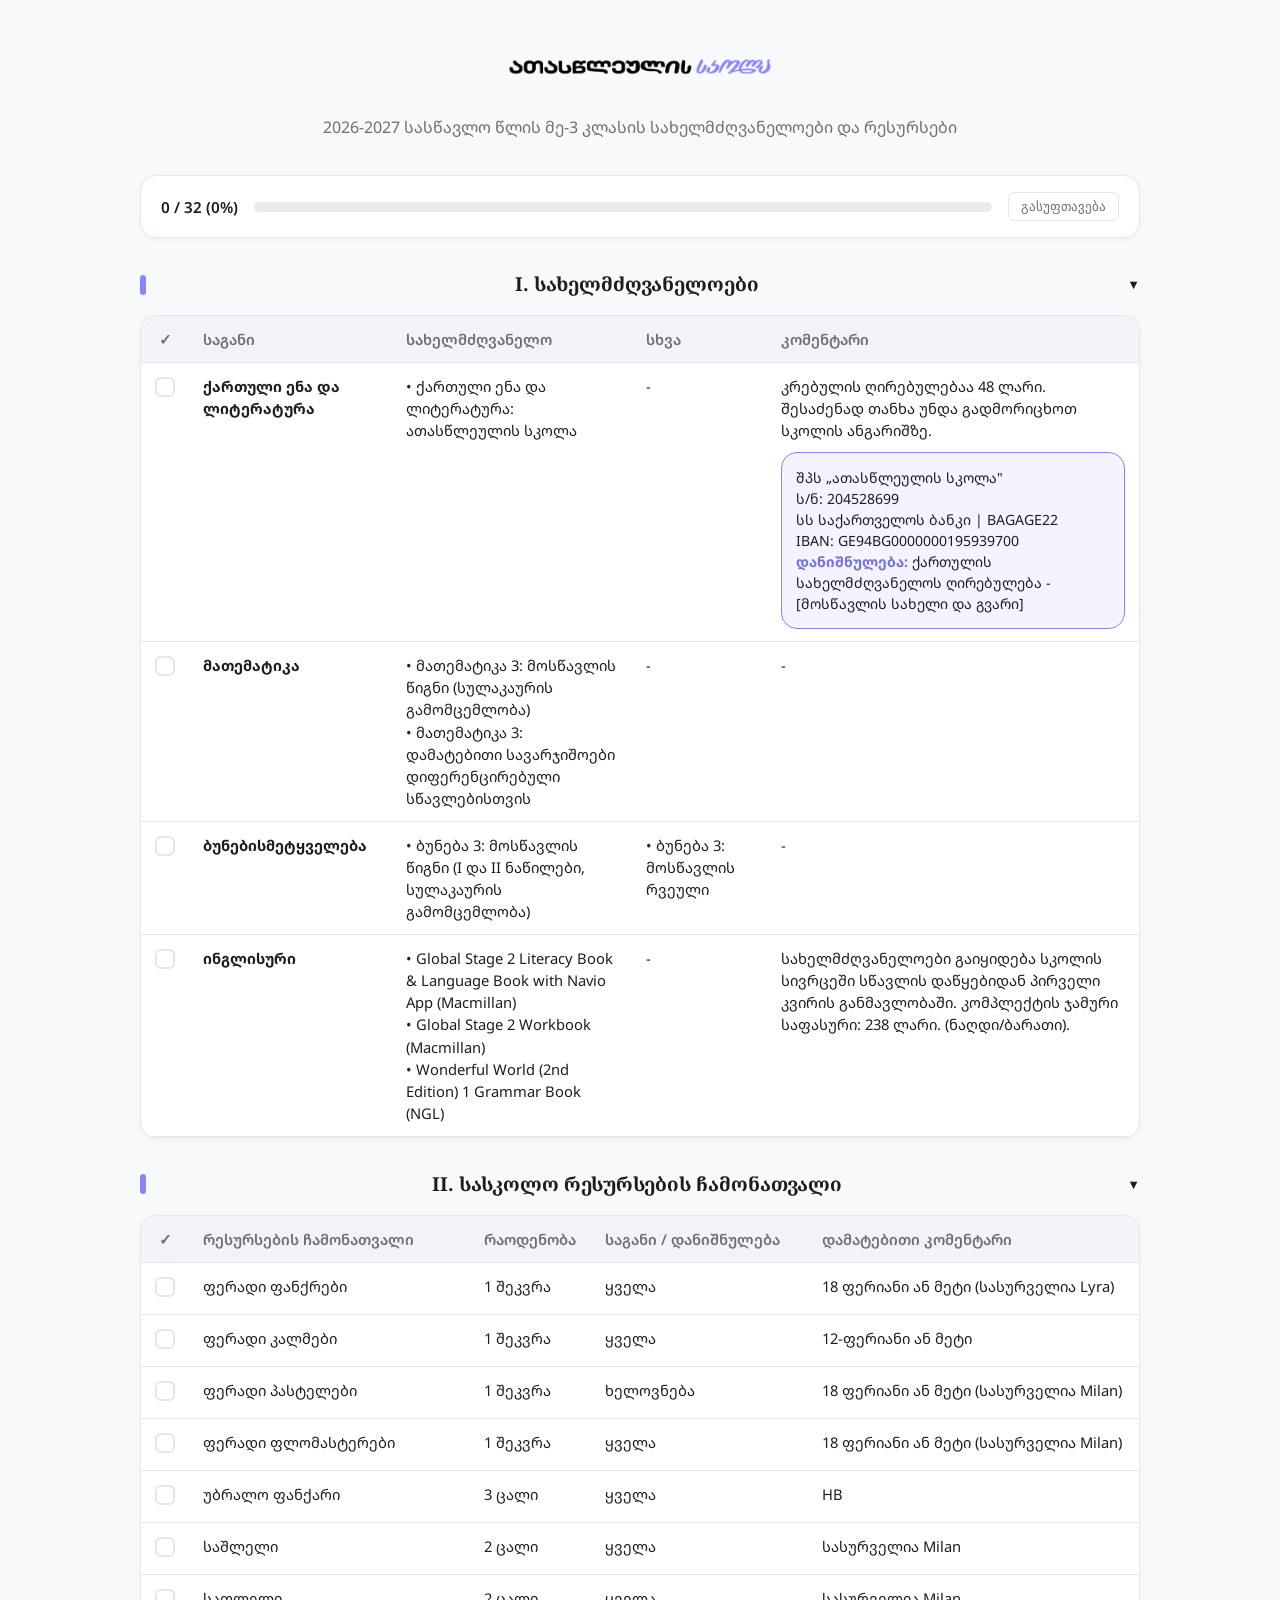
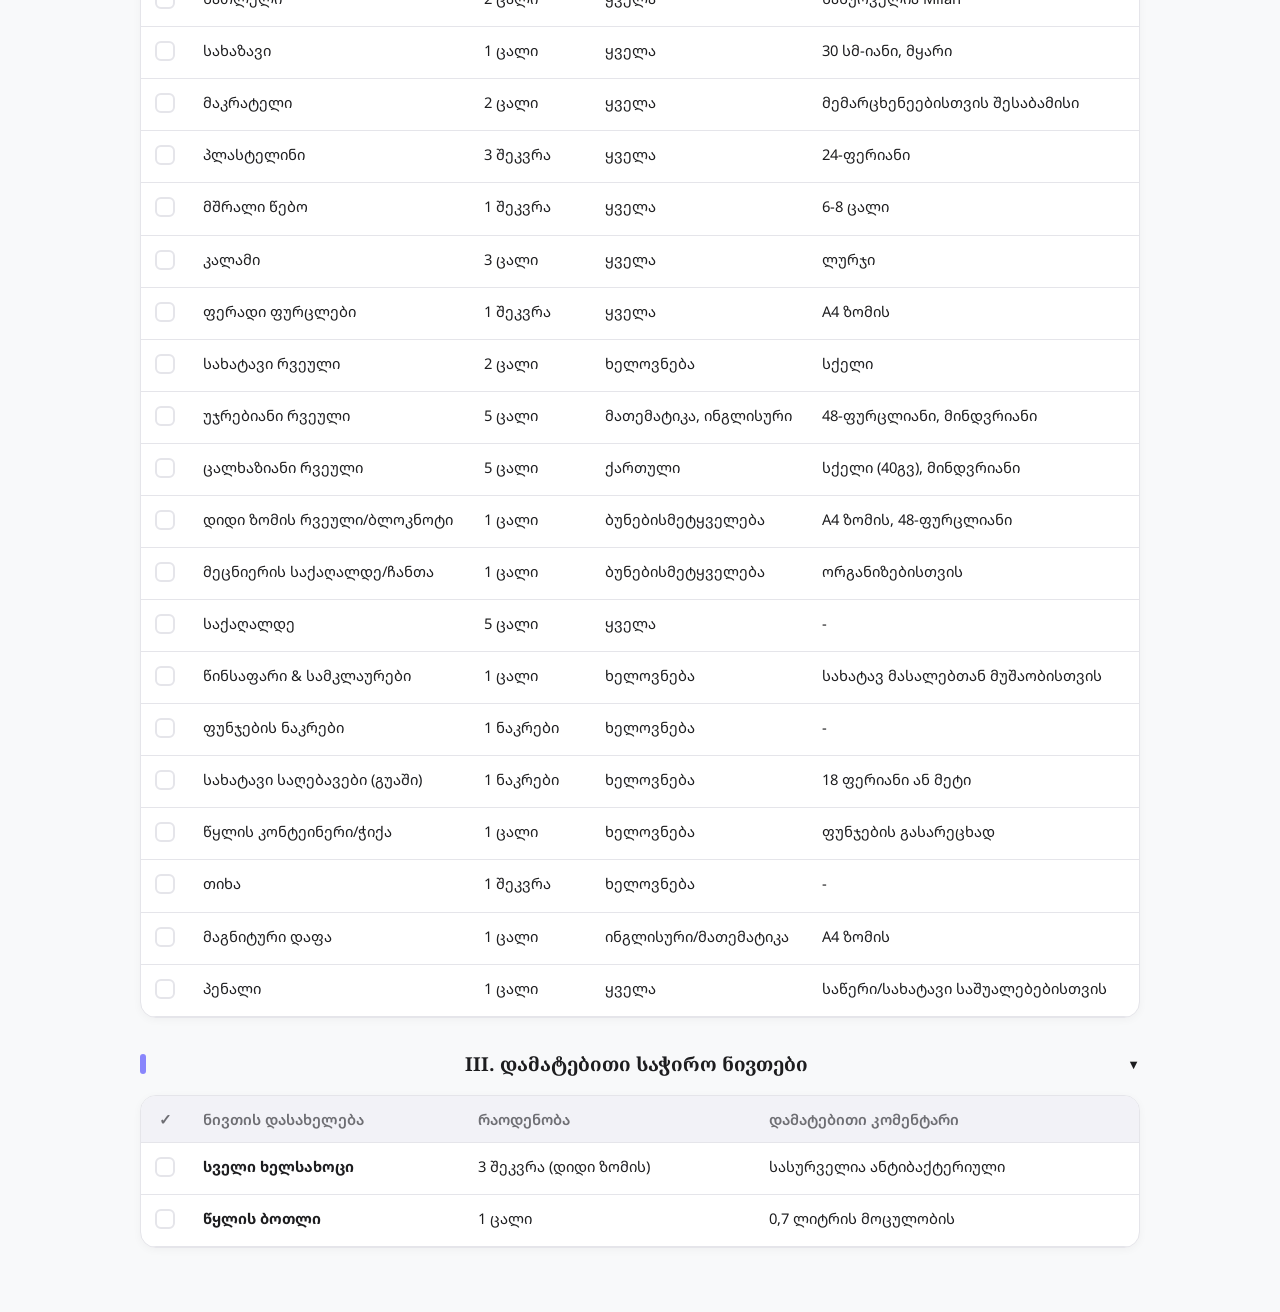
<file: grade3.html>
<!DOCTYPE html>
<html lang="ka">
<head>
	<link rel="stylesheet" href="style.css">
	<script src="script.js"></script>
    <meta charset="UTF-8">
    <meta name="viewport" content="width=device-width, initial-scale=1.0">
    <title>ათასწლეულის სკოლა | მე-3 კლასის რესურსები</title>
    <link rel="preconnect" href="https://fonts.googleapis.com">
    <link rel="preconnect" href="https://fonts.gstatic.com" crossorigin>
    <link href="https://fonts.googleapis.com/css2?family=Noto+Sans+Georgian:wght@400;500;600;700&family=Noto+Serif+Georgian:wght@600;700&display=swap" rel="stylesheet">
</head>
<body>

<div class="container">
    <header>
	<a href="index.html">
        <img src="logo.png" alt="ათასწლეულის სკოლა" class="logo-placeholder" onerror="this.style.display='none'">
	</a>
        <p class="subtitle">2026-2027 სასწავლო წლის მე-3 კლასის სახელმძღვანელოები და რესურსები</p>
    </header>

    <!-- STICKY PROGRESS BAR -->
    <div class="progress-bar-container">
        <span class="progress-text" id="progress-text">0 / 0 (0%)</span>
        <div class="progress-track">
            <div class="progress-fill" id="progress-fill"></div>
        </div>
        <button class="reset-btn" onclick="resetChecklist()">გასუფთავება</button>
    </div>

    <!-- SECTION 1: TEXTBOOKS -->
    <div class="section-title collapsible" onclick="toggleSection(this)">
	I. სახელმძღვანელოები
	<span class="toggle-icon">▼</span>
	</div>
	<div class="section-content">
    <div class="table-card">
        <table>
            <thead>
                <tr>
                    <th class="check-col">✓</th>
                    <th>საგანი</th>
                    <th>სახელმძღვანელო</th>
                    <th>სხვა</th>
                    <th>კომენტარი</th>
                </tr>
            </thead>
            <tbody>
                <tr data-id="book-georgian">
                    <td class="check-col"><input type="checkbox" onchange="toggleItem(this)"></td>
                    <td class="item-title"><strong>ქართული ენა და ლიტერატურა</strong></td>
                    <td>• ქართული ენა და ლიტერატურა: ათასწლეულის სკოლა</td>
                    <td>-</td>
                    <td>
                        კრებულის ღირებულებაა 48 ლარი. შესაძენად თანხა უნდა გადმორიცხოთ სკოლის ანგარიშზე.
                        <div class="bank-box">
                            შპს „ათასწლეულის სკოლა"<br>
                            ს/ნ: 204528699<br>
                            სს საქართველოს ბანკი | BAGAGE22<br>
                            IBAN: GE94BG0000000195939700<br>
                            <strong>დანიშნულება:</strong> ქართულის სახელმძღვანელოს ღირებულება - [მოსწავლის სახელი და გვარი]
                        </div>
                    </td>
                </tr>
                <tr data-id="book-math">
                    <td class="check-col"><input type="checkbox" onchange="toggleItem(this)"></td>
                    <td class="item-title"><strong>მათემატიკა</strong></td>
                    <td>
                        • მათემატიკა 3: მოსწავლის წიგნი (სულაკაურის გამომცემლობა)<br>
                        • მათემატიკა 3: დამატებითი სავარჯიშოები დიფერენცირებული სწავლებისთვის
                    </td>
                    <td>-</td>
                    <td>-</td>
                </tr>
                <tr data-id="book-nature">
                    <td class="check-col"><input type="checkbox" onchange="toggleItem(this)"></td>
                    <td class="item-title"><strong>ბუნებისმეტყველება</strong></td>
                    <td>• ბუნება 3: მოსწავლის წიგნი (I და II ნაწილები, სულაკაურის გამომცემლობა)</td>
                    <td>• ბუნება 3: მოსწავლის რვეული</td>
                    <td>-</td>
                </tr>
                <tr data-id="book-english">
                    <td class="check-col"><input type="checkbox" onchange="toggleItem(this)"></td>
                    <td class="item-title"><strong>ინგლისური</strong></td>
                    <td>
                        • Global Stage 2 Literacy Book & Language Book with Navio App (Macmillan)<br>
                        • Global Stage 2 Workbook (Macmillan)<br>
                        • Wonderful World (2nd Edition) 1 Grammar Book (NGL)
                    </td>
                    <td>-</td>
                    <td>სახელმძღვანელოები გაიყიდება სკოლის სივრცეში სწავლის დაწყებიდან პირველი კვირის განმავლობაში. კომპლექტის ჯამური საფასური: 238 ლარი. (ნაღდი/ბარათი).</td>
                </tr>
            </tbody>
        </table>
    </div>
	</div>

    <!-- SECTION 2: RESOURCES -->
    <div class="section-title collapsible" onclick="toggleSection(this)">
    II. სასკოლო რესურსების ჩამონათვალი
    <span class="toggle-icon">▼</span>
	</div>
	<div class="section-content">
    <div class="table-card">
        <table>
            <thead>
                <tr>
                    <th class="check-col">✓</th>
                    <th>რესურსების ჩამონათვალი</th>
                    <th>რაოდენობა</th>
                    <th>საგანი / დანიშნულება</th>
                    <th>დამატებითი კომენტარი</th>
                </tr>
            </thead>
            <tbody>
                <tr data-id="res-colored-pencils"><td class="check-col"><input type="checkbox" onchange="toggleItem(this)"></td><td class="item-title">ფერადი ფანქრები</td><td>1 შეკვრა</td><td>ყველა</td><td>18 ფერიანი ან მეტი (სასურველია Lyra)</td></tr>
                <tr data-id="res-colored-pens"><td class="check-col"><input type="checkbox" onchange="toggleItem(this)"></td><td class="item-title">ფერადი კალმები</td><td>1 შეკვრა</td><td>ყველა</td><td>12-ფერიანი ან მეტი</td></tr>
                <tr data-id="res-pastels"><td class="check-col"><input type="checkbox" onchange="toggleItem(this)"></td><td class="item-title">ფერადი პასტელები</td><td>1 შეკვრა</td><td>ხელოვნება</td><td>18 ფერიანი ან მეტი (სასურველია Milan)</td></tr>
                <tr data-id="res-markers"><td class="check-col"><input type="checkbox" onchange="toggleItem(this)"></td><td class="item-title">ფერადი ფლომასტერები</td><td>1 შეკვრა</td><td>ყველა</td><td>18 ფერიანი ან მეტი (სასურველია Milan)</td></tr>
                <tr data-id="res-pencils"><td class="check-col"><input type="checkbox" onchange="toggleItem(this)"></td><td class="item-title">უბრალო ფანქარი</td><td>3 ცალი</td><td>ყველა</td><td>HB</td></tr>
                <tr data-id="res-eraser"><td class="check-col"><input type="checkbox" onchange="toggleItem(this)"></td><td class="item-title">საშლელი</td><td>2 ცალი</td><td>ყველა</td><td>სასურველია Milan</td></tr>
                <tr data-id="res-sharpener"><td class="check-col"><input type="checkbox" onchange="toggleItem(this)"></td><td class="item-title">სათლელი</td><td>2 ცალი</td><td>ყველა</td><td>სასურველია Milan</td></tr>
                <tr data-id="res-ruler"><td class="check-col"><input type="checkbox" onchange="toggleItem(this)"></td><td class="item-title">სახაზავი</td><td>1 ცალი</td><td>ყველა</td><td>30 სმ-იანი, მყარი</td></tr>
                <tr data-id="res-scissors"><td class="check-col"><input type="checkbox" onchange="toggleItem(this)"></td><td class="item-title">მაკრატელი</td><td>2 ცალი</td><td>ყველა</td><td>მემარცხენეებისთვის შესაბამისი</td></tr>
                <tr data-id="res-playdough"><td class="check-col"><input type="checkbox" onchange="toggleItem(this)"></td><td class="item-title">პლასტელინი</td><td>3 შეკვრა</td><td>ყველა</td><td>24-ფერიანი</td></tr>
                <tr data-id="res-glue"><td class="check-col"><input type="checkbox" onchange="toggleItem(this)"></td><td class="item-title">მშრალი წებო</td><td>1 შეკვრა</td><td>ყველა</td><td>6-8 ცალი</td></tr>
                <tr data-id="res-pens"><td class="check-col"><input type="checkbox" onchange="toggleItem(this)"></td><td class="item-title">კალამი</td><td>3 ცალი</td><td>ყველა</td><td>ლურჯი</td></tr>
                <tr data-id="res-col-paper"><td class="check-col"><input type="checkbox" onchange="toggleItem(this)"></td><td class="item-title">ფერადი ფურცლები</td><td>1 შეკვრა</td><td>ყველა</td><td>A4 ზომის</td></tr>
                <tr data-id="res-drawing-pad"><td class="check-col"><input type="checkbox" onchange="toggleItem(this)"></td><td class="item-title">სახატავი რვეული</td><td>2 ცალი</td><td>ხელოვნება</td><td>სქელი</td></tr>
                <tr data-id="res-grid-notebook"><td class="check-col"><input type="checkbox" onchange="toggleItem(this)"></td><td class="item-title">უჯრებიანი რვეული</td><td>5 ცალი</td><td>მათემატიკა, ინგლისური</td><td>48-ფურცლიანი, მინდვრიანი</td></tr>
                <tr data-id="res-line-notebook"><td class="check-col"><input type="checkbox" onchange="toggleItem(this)"></td><td class="item-title">ცალხაზიანი რვეული</td><td>5 ცალი</td><td>ქართული</td><td>სქელი (40გვ), მინდვრიანი</td></tr>
                <tr data-id="res-big-notebook"><td class="check-col"><input type="checkbox" onchange="toggleItem(this)"></td><td class="item-title">დიდი ზომის რვეული/ბლოკნოტი</td><td>1 ცალი</td><td>ბუნებისმეტყველება</td><td>A4 ზომის, 48-ფურცლიანი</td></tr>
                <tr data-id="res-sci-folder"><td class="check-col"><input type="checkbox" onchange="toggleItem(this)"></td><td class="item-title">მეცნიერის საქაღალდე/ჩანთა</td><td>1 ცალი</td><td>ბუნებისმეტყველება</td><td>ორგანიზებისთვის</td></tr>
                <tr data-id="res-folders"><td class="check-col"><input type="checkbox" onchange="toggleItem(this)"></td><td class="item-title">საქაღალდე</td><td>5 ცალი</td><td>ყველა</td><td>-</td></tr>
                <tr data-id="res-apron"><td class="check-col"><input type="checkbox" onchange="toggleItem(this)"></td><td class="item-title">წინსაფარი & სამკლაურები</td><td>1 ცალი</td><td>ხელოვნება</td><td>სახატავ მასალებთან მუშაობისთვის</td></tr>
                <tr data-id="res-brushes"><td class="check-col"><input type="checkbox" onchange="toggleItem(this)"></td><td class="item-title">ფუნჯების ნაკრები</td><td>1 ნაკრები</td><td>ხელოვნება</td><td>-</td></tr>
                <tr data-id="res-gouache"><td class="check-col"><input type="checkbox" onchange="toggleItem(this)"></td><td class="item-title">სახატავი საღებავები (გუაში)</td><td>1 ნაკრები</td><td>ხელოვნება</td><td>18 ფერიანი ან მეტი</td></tr>
                <tr data-id="res-water-cup"><td class="check-col"><input type="checkbox" onchange="toggleItem(this)"></td><td class="item-title">წყლის კონტეინერი/ჭიქა</td><td>1 ცალი</td><td>ხელოვნება</td><td>ფუნჯების გასარეცხად</td></tr>
                <tr data-id="res-clay"><td class="check-col"><input type="checkbox" onchange="toggleItem(this)"></td><td class="item-title">თიხა</td><td>1 შეკვრა</td><td>ხელოვნება</td><td>-</td></tr>
                <tr data-id="res-mag-board"><td class="check-col"><input type="checkbox" onchange="toggleItem(this)"></td><td class="item-title">მაგნიტური დაფა</td><td>1 ცალი</td><td>ინგლისური/მათემატიკა</td><td>A4 ზომის</td></tr>
                <tr data-id="res-pencil-case"><td class="check-col"><input type="checkbox" onchange="toggleItem(this)"></td><td class="item-title">პენალი</td><td>1 ცალი</td><td>ყველა</td><td>საწერი/სახატავი საშუალებებისთვის</td></tr>
            </tbody>
        </table>
    </div>
	</div>

    <!-- SECTION 3: ADDITIONAL ITEMS -->
    <div class="section-title collapsible" onclick="toggleSection(this)">
    III. დამატებითი საჭირო ნივთები
    <span class="toggle-icon">▼</span>
	</div>
	<div class="section-content">
    <div class="table-card">
        <table>
            <thead>
                <tr>
                    <th class="check-col">✓</th>
                    <th>ნივთის დასახელება</th>
                    <th>რაოდენობა</th>
                    <th>დამატებითი კომენტარი</th>
                </tr>
            </thead>
            <tbody>
                <tr data-id="add-wipes">
                    <td class="check-col"><input type="checkbox" onchange="toggleItem(this)"></td>
                    <td class="item-title"><strong>სველი ხელსახოცი</strong></td>
                    <td>3 შეკვრა (დიდი ზომის)</td>
                    <td>სასურველია ანტიბაქტერიული</td>
                </tr>
                <tr data-id="add-bottle">
                    <td class="check-col"><input type="checkbox" onchange="toggleItem(this)"></td>
                    <td class="item-title"><strong>წყლის ბოთლი</strong></td>
                    <td>1 ცალი</td>
                    <td>0,7 ლიტრის მოცულობის</td>
                </tr>
            </tbody>
        </table>
    </div>
	</div>

</div>

<!-- Lightbox Modal -->
<div id="lightbox" onclick="closeLightbox()" style="display:none; position:fixed; top:0; left:0; width:100%; height:100%; background:rgba(0,0,0,0.8); z-index:1000; justify-content:center; align-items:center; cursor:pointer;">
    <img id="lightbox-img" style="max-width:90%; max-height:90%; border-radius:8px; box-shadow:0 4px 20px rgba(0,0,0,0.5);">
</div>
</body>
</html>
</file>
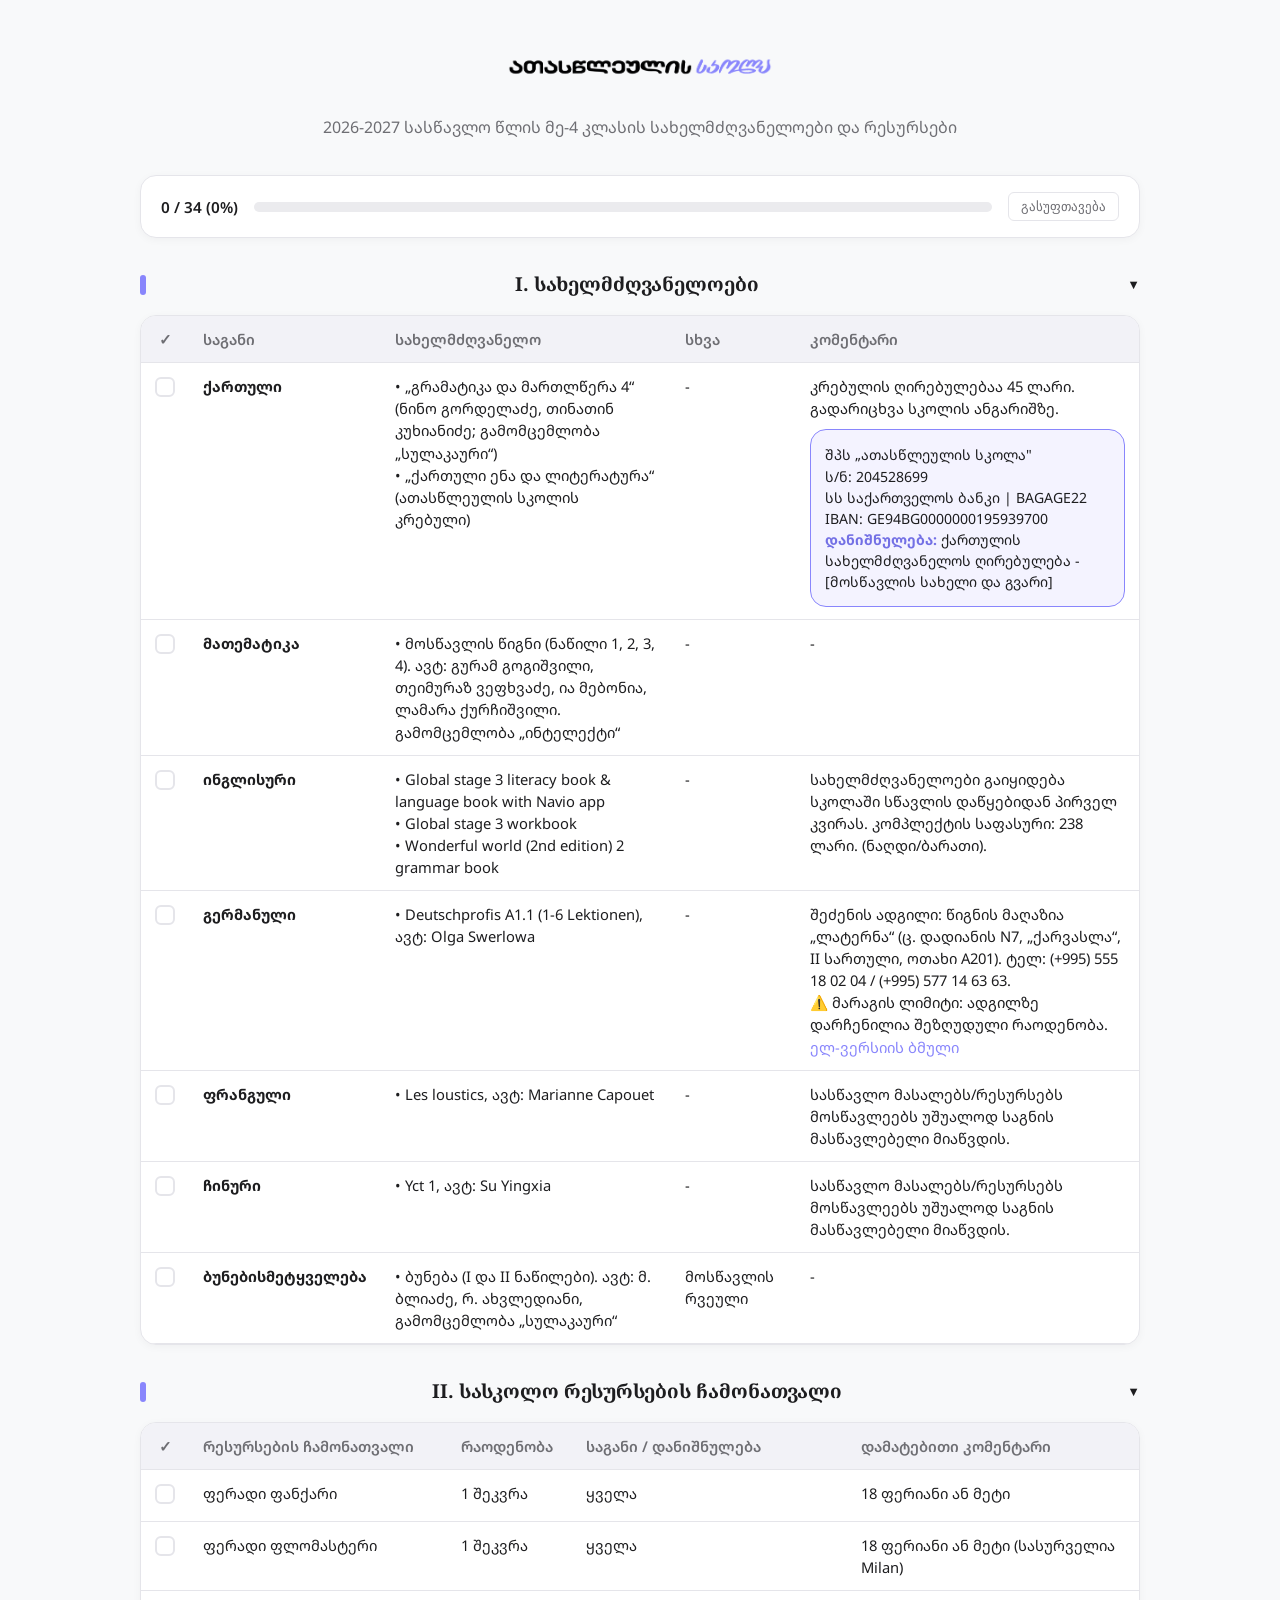
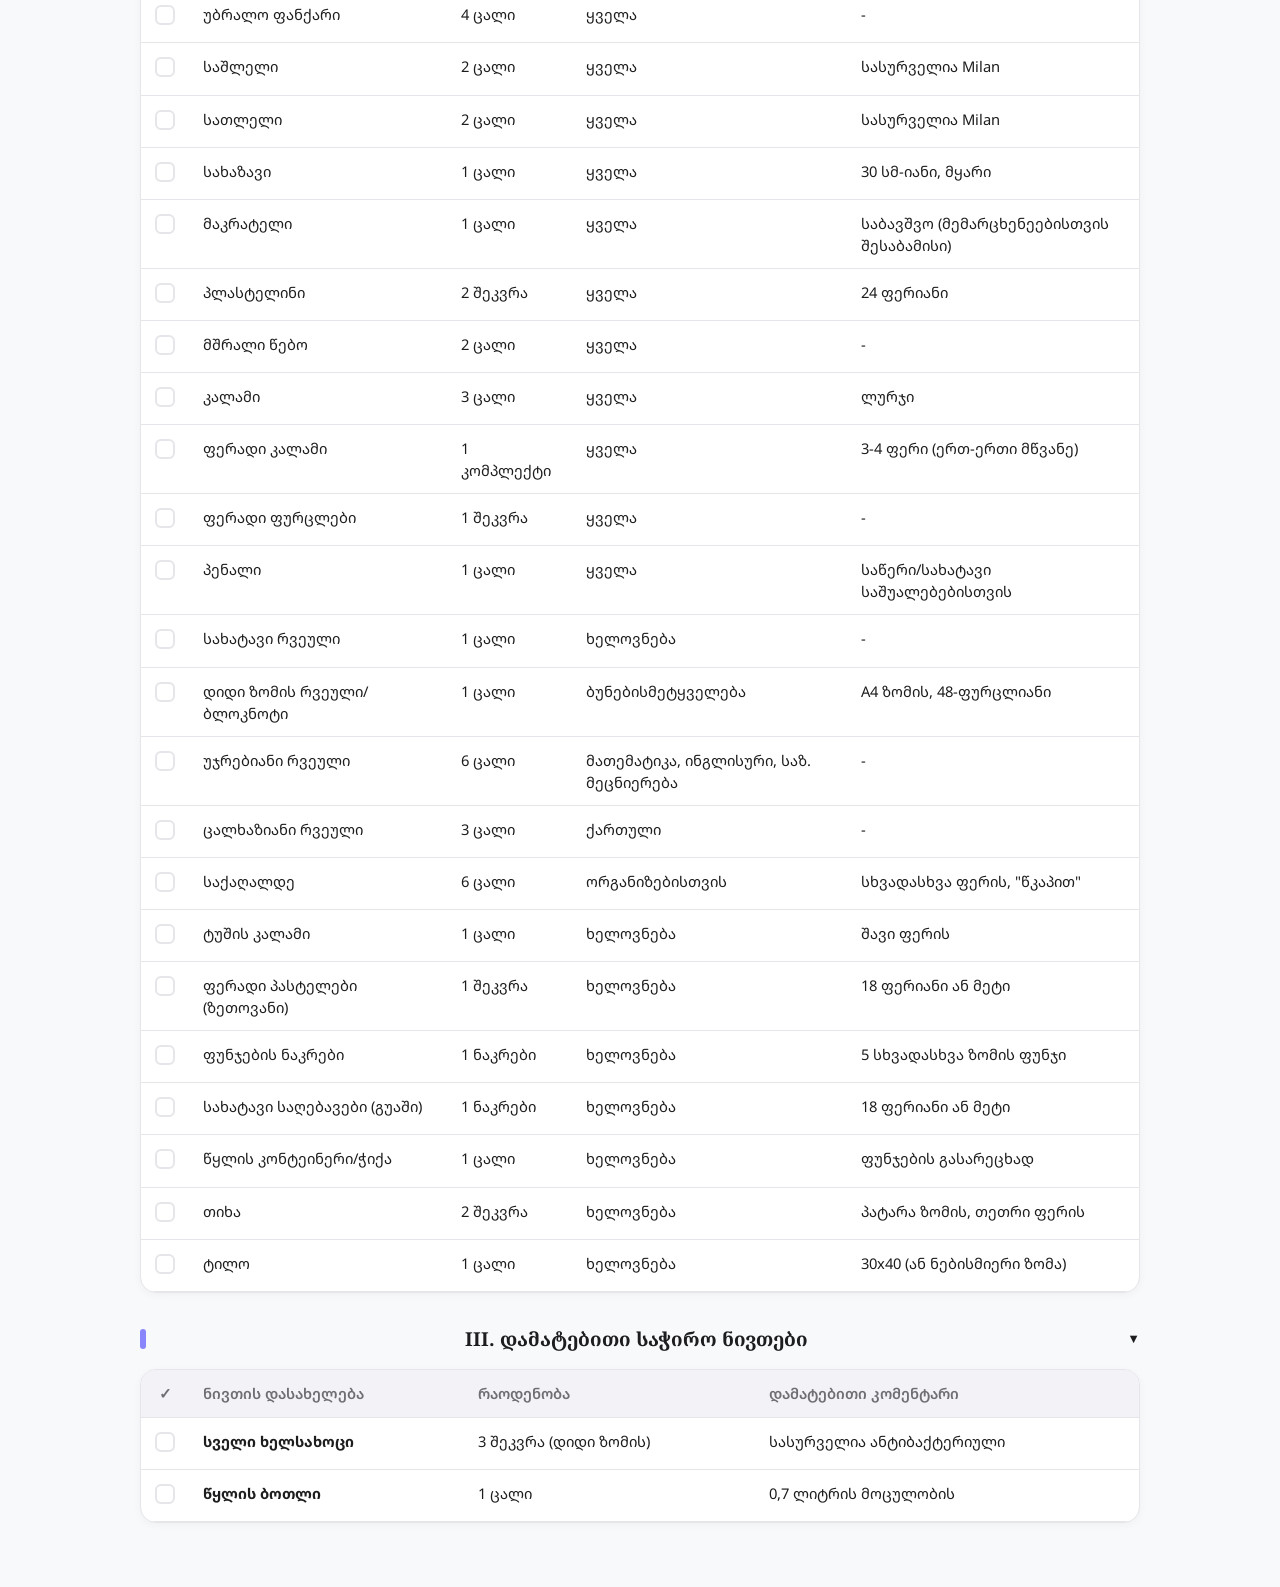
<file: grade4.html>
<!DOCTYPE html>
<html lang="ka">
<head>
	<link rel="stylesheet" href="style.css">
	<script src="script.js"></script>
    <meta charset="UTF-8">
    <meta name="viewport" content="width=device-width, initial-scale=1.0">
    <title>ათასწლეულის სკოლა | მე-4 კლასის რესურსები</title>
    <link rel="preconnect" href="https://fonts.googleapis.com">
    <link rel="preconnect" href="https://fonts.gstatic.com" crossorigin>
    <link href="https://fonts.googleapis.com/css2?family=Noto+Sans+Georgian:wght@400;500;600;700&family=Noto+Serif+Georgian:wght@600;700&display=swap" rel="stylesheet">
</head>
<body>

<div class="container">
    <header>
	<a href="index.html">
        <img src="logo.png" alt="ათასწლეულის სკოლა" class="logo-placeholder" onerror="this.style.display='none'">
	</a>
        <p class="subtitle">2026-2027 სასწავლო წლის მე-4 კლასის სახელმძღვანელოები და რესურსები</p>
    </header>

    <!-- STICKY PROGRESS BAR -->
    <div class="progress-bar-container">
        <span class="progress-text" id="progress-text">0 / 0 (0%)</span>
        <div class="progress-track">
            <div class="progress-fill" id="progress-fill"></div>
        </div>
        <button class="reset-btn" onclick="resetChecklist()">გასუფთავება</button>
    </div>

    <!-- SECTION 1: TEXTBOOKS -->
    <div class="section-title collapsible" onclick="toggleSection(this)">
	I. სახელმძღვანელოები
	<span class="toggle-icon">▼</span>
	</div>
	<div class="section-content">
    <div class="table-card">
        <table>
            <thead>
                <tr>
                    <th class="check-col">✓</th>
                    <th>საგანი</th>
                    <th>სახელმძღვანელო</th>
                    <th>სხვა</th>
                    <th>კომენტარი</th>
                </tr>
            </thead>
            <tbody>
                <tr data-id="book-georgian">
                    <td class="check-col"><input type="checkbox" onchange="toggleItem(this)"></td>
                    <td class="item-title"><strong>ქართული</strong></td>
                    <td>
                        • „გრამატიკა და მართლწერა 4“ (ნინო გორდელაძე, თინათინ კუხიანიძე; გამომცემლობა „სულაკაური“)<br>
                        • „ქართული ენა და ლიტერატურა“ (ათასწლეულის სკოლის კრებული)
                    </td>
                    <td>-</td>
                    <td>
                        კრებულის ღირებულებაა 45 ლარი. გადარიცხვა სკოლის ანგარიშზე.
                        <div class="bank-box">
                            შპს „ათასწლეულის სკოლა"<br>
                            ს/ნ: 204528699<br>
                            სს საქართველოს ბანკი | BAGAGE22<br>
                            IBAN: GE94BG0000000195939700<br>
                            <strong>დანიშნულება:</strong> ქართულის სახელმძღვანელოს ღირებულება - [მოსწავლის სახელი და გვარი]
                        </div>
                    </td>
                </tr>
                <tr data-id="book-math">
                    <td class="check-col"><input type="checkbox" onchange="toggleItem(this)"></td>
                    <td class="item-title"><strong>მათემატიკა</strong></td>
                    <td>• მოსწავლის წიგნი (ნაწილი 1, 2, 3, 4). ავტ: გურამ გოგიშვილი, თეიმურაზ ვეფხვაძე, ია მებონია, ლამარა ქურჩიშვილი. გამომცემლობა „ინტელექტი“</td>
                    <td>-</td>
                    <td>-</td>
                </tr>
                <tr data-id="book-english">
                    <td class="check-col"><input type="checkbox" onchange="toggleItem(this)"></td>
                    <td class="item-title"><strong>ინგლისური</strong></td>
                    <td>
                        • Global stage 3 literacy book & language book with Navio app<br>
                        • Global stage 3 workbook<br>
                        • Wonderful world (2nd edition) 2 grammar book
                    </td>
                    <td>-</td>
                    <td>სახელმძღვანელოები გაიყიდება სკოლაში სწავლის დაწყებიდან პირველ კვირას. კომპლექტის საფასური: 238 ლარი. (ნაღდი/ბარათი).</td>
                </tr>
                <tr data-id="book-german">
                    <td class="check-col"><input type="checkbox" onchange="toggleItem(this)"></td>
                    <td class="item-title"><strong>გერმანული</strong></td>
                    <td>• Deutschprofis A1.1 (1-6 Lektionen), ავტ: Olga Swerlowa</td>
                    <td>-</td>
                    <td>
                        შეძენის ადგილი: წიგნის მაღაზია „ლატერნა“ (ც. დადიანის N7, „ქარვასლა“, II სართული, ოთახი A201). ტელ: (+995) 555 18 02 04 / (+995) 577 14 63 63.<br>
                        ⚠️ მარაგის ლიმიტი: ადგილზე დარჩენილია შეზღუდული რაოდენობა.<br>
                        <a href="https://drive.google.com/drive/folders/1YV01-ggbkyyCM1CP3-9_DDt1MHxnT7Js?usp=sharing" target="_blank">ელ-ვერსიის ბმული</a>
                    </td>
                </tr>
                <tr data-id="book-french">
                    <td class="check-col"><input type="checkbox" onchange="toggleItem(this)"></td>
                    <td class="item-title"><strong>ფრანგული</strong></td>
                    <td>• Les loustics, ავტ: Marianne Capouet</td>
                    <td>-</td>
                    <td>სასწავლო მასალებს/რესურსებს მოსწავლეებს უშუალოდ საგნის მასწავლებელი მიაწვდის.</td>
                </tr>
                <tr data-id="book-chinese">
                    <td class="check-col"><input type="checkbox" onchange="toggleItem(this)"></td>
                    <td class="item-title"><strong>ჩინური</strong></td>
                    <td>• Yct 1, ავტ: Su Yingxia</td>
                    <td>-</td>
                    <td>სასწავლო მასალებს/რესურსებს მოსწავლეებს უშუალოდ საგნის მასწავლებელი მიაწვდის.</td>
                </tr>
                <tr data-id="book-nature">
                    <td class="check-col"><input type="checkbox" onchange="toggleItem(this)"></td>
                    <td class="item-title"><strong>ბუნებისმეტყველება</strong></td>
                    <td>• ბუნება (I და II ნაწილები). ავტ: მ. ბლიაძე, რ. ახვლედიანი, გამომცემლობა „სულაკაური“</td>
                    <td>მოსწავლის რვეული</td>
                    <td>-</td>
                </tr>
            </tbody>
        </table>
    </div>
	</div>

    <!-- SECTION 2: RESOURCES -->
    <div class="section-title collapsible" onclick="toggleSection(this)">
    II. სასკოლო რესურსების ჩამონათვალი
    <span class="toggle-icon">▼</span>
	</div>
	<div class="section-content">
    <div class="table-card">
        <table>
            <thead>
                <tr>
                    <th class="check-col">✓</th>
                    <th>რესურსების ჩამონათვალი</th>
                    <th>რაოდენობა</th>
                    <th>საგანი / დანიშნულება</th>
                    <th>დამატებითი კომენტარი</th>
                </tr>
            </thead>
            <tbody>
                <tr data-id="res-colored-pencils"><td class="check-col"><input type="checkbox" onchange="toggleItem(this)"></td><td class="item-title">ფერადი ფანქარი</td><td>1 შეკვრა</td><td>ყველა</td><td>18 ფერიანი ან მეტი</td></tr>
                <tr data-id="res-markers"><td class="check-col"><input type="checkbox" onchange="toggleItem(this)"></td><td class="item-title">ფერადი ფლომასტერი</td><td>1 შეკვრა</td><td>ყველა</td><td>18 ფერიანი ან მეტი (სასურველია Milan)</td></tr>
                <tr data-id="res-pencils"><td class="check-col"><input type="checkbox" onchange="toggleItem(this)"></td><td class="item-title">უბრალო ფანქარი</td><td>4 ცალი</td><td>ყველა</td><td>-</td></tr>
                <tr data-id="res-eraser"><td class="check-col"><input type="checkbox" onchange="toggleItem(this)"></td><td class="item-title">საშლელი</td><td>2 ცალი</td><td>ყველა</td><td>სასურველია Milan</td></tr>
                <tr data-id="res-sharpener"><td class="check-col"><input type="checkbox" onchange="toggleItem(this)"></td><td class="item-title">სათლელი</td><td>2 ცალი</td><td>ყველა</td><td>სასურველია Milan</td></tr>
                <tr data-id="res-ruler"><td class="check-col"><input type="checkbox" onchange="toggleItem(this)"></td><td class="item-title">სახაზავი</td><td>1 ცალი</td><td>ყველა</td><td>30 სმ-იანი, მყარი</td></tr>
                <tr data-id="res-scissors"><td class="check-col"><input type="checkbox" onchange="toggleItem(this)"></td><td class="item-title">მაკრატელი</td><td>1 ცალი</td><td>ყველა</td><td>საბავშვო (მემარცხენეებისთვის შესაბამისი)</td></tr>
                <tr data-id="res-playdough"><td class="check-col"><input type="checkbox" onchange="toggleItem(this)"></td><td class="item-title">პლასტელინი</td><td>2 შეკვრა</td><td>ყველა</td><td>24 ფერიანი</td></tr>
                <tr data-id="res-glue"><td class="check-col"><input type="checkbox" onchange="toggleItem(this)"></td><td class="item-title">მშრალი წებო</td><td>2 ცალი</td><td>ყველა</td><td>-</td></tr>
                <tr data-id="res-pens"><td class="check-col"><input type="checkbox" onchange="toggleItem(this)"></td><td class="item-title">კალამი</td><td>3 ცალი</td><td>ყველა</td><td>ლურჯი</td></tr>
                <tr data-id="res-col-pens"><td class="check-col"><input type="checkbox" onchange="toggleItem(this)"></td><td class="item-title">ფერადი კალამი</td><td>1 კომპლექტი</td><td>ყველა</td><td>3-4 ფერი (ერთ-ერთი მწვანე)</td></tr>
                <tr data-id="res-col-paper"><td class="check-col"><input type="checkbox" onchange="toggleItem(this)"></td><td class="item-title">ფერადი ფურცლები</td><td>1 შეკვრა</td><td>ყველა</td><td>-</td></tr>
                <tr data-id="res-pencil-case"><td class="check-col"><input type="checkbox" onchange="toggleItem(this)"></td><td class="item-title">პენალი</td><td>1 ცალი</td><td>ყველა</td><td>საწერი/სახატავი საშუალებებისთვის</td></tr>
                <tr data-id="res-drawing-pad"><td class="check-col"><input type="checkbox" onchange="toggleItem(this)"></td><td class="item-title">სახატავი რვეული</td><td>1 ცალი</td><td>ხელოვნება</td><td>-</td></tr>
				<tr data-id="res-big-notebook"><td class="check-col"><input type="checkbox" onchange="toggleItem(this)"></td><td class="item-title">დიდი ზომის რვეული/ბლოკნოტი</td><td>1 ცალი</td><td>ბუნებისმეტყველება</td><td>A4 ზომის, 48-ფურცლიანი</td></tr>
                <tr data-id="res-grid-notebook"><td class="check-col"><input type="checkbox" onchange="toggleItem(this)"></td><td class="item-title">უჯრებიანი რვეული</td><td>6 ცალი</td><td>მათემატიკა, ინგლისური, საზ. მეცნიერება</td><td>-</td></tr>
                <tr data-id="res-line-notebook"><td class="check-col"><input type="checkbox" onchange="toggleItem(this)"></td><td class="item-title">ცალხაზიანი რვეული</td><td>3 ცალი</td><td>ქართული</td><td>-</td></tr>
                <tr data-id="res-folders"><td class="check-col"><input type="checkbox" onchange="toggleItem(this)"></td><td class="item-title">საქაღალდე</td><td>6 ცალი</td><td>ორგანიზებისთვის</td><td>სხვადასხვა ფერის, "წკაპით"</td></tr>
                <tr data-id="res-ink-pen"><td class="check-col"><input type="checkbox" onchange="toggleItem(this)"></td><td class="item-title">ტუშის კალამი</td><td>1 ცალი</td><td>ხელოვნება</td><td>შავი ფერის</td></tr>
                <tr data-id="res-pastels"><td class="check-col"><input type="checkbox" onchange="toggleItem(this)"></td><td class="item-title">ფერადი პასტელები (ზეთოვანი)</td><td>1 შეკვრა</td><td>ხელოვნება</td><td>18 ფერიანი ან მეტი</td></tr>
                <tr data-id="res-brushes"><td class="check-col"><input type="checkbox" onchange="toggleItem(this)"></td><td class="item-title">ფუნჯების ნაკრები</td><td>1 ნაკრები</td><td>ხელოვნება</td><td>5 სხვადასხვა ზომის ფუნჯი</td></tr>
                <tr data-id="res-gouache"><td class="check-col"><input type="checkbox" onchange="toggleItem(this)"></td><td class="item-title">სახატავი საღებავები (გუაში)</td><td>1 ნაკრები</td><td>ხელოვნება</td><td>18 ფერიანი ან მეტი</td></tr>
                <tr data-id="res-water-cup"><td class="check-col"><input type="checkbox" onchange="toggleItem(this)"></td><td class="item-title">წყლის კონტეინერი/ჭიქა</td><td>1 ცალი</td><td>ხელოვნება</td><td>ფუნჯების გასარეცხად</td></tr>
                <tr data-id="res-clay"><td class="check-col"><input type="checkbox" onchange="toggleItem(this)"></td><td class="item-title">თიხა</td><td>2 შეკვრა</td><td>ხელოვნება</td><td>პატარა ზომის, თეთრი ფერის</td></tr>
                <tr data-id="res-canvas"><td class="check-col"><input type="checkbox" onchange="toggleItem(this)"></td><td class="item-title">ტილო</td><td>1 ცალი</td><td>ხელოვნება</td><td>30x40 (ან ნებისმიერი ზომა)</td></tr>
            </tbody>
        </table>
    </div>
	</div>

    <!-- SECTION 3: ADDITIONAL ITEMS -->
    <div class="section-title collapsible" onclick="toggleSection(this)">
    III. დამატებითი საჭირო ნივთები
    <span class="toggle-icon">▼</span>
	</div>
	<div class="section-content">
    <div class="table-card">
        <table>
            <thead>
                <tr>
                    <th class="check-col">✓</th>
                    <th>ნივთის დასახელება</th>
                    <th>რაოდენობა</th>
                    <th>დამატებითი კომენტარი</th>
                </tr>
            </thead>
            <tbody>
                <tr data-id="add-wipes">
                    <td class="check-col"><input type="checkbox" onchange="toggleItem(this)"></td>
                    <td class="item-title"><strong>სველი ხელსახოცი</strong></td>
                    <td>3 შეკვრა (დიდი ზომის)</td>
                    <td>სასურველია ანტიბაქტერიული</td>
                </tr>
                <tr data-id="add-bottle">
                    <td class="check-col"><input type="checkbox" onchange="toggleItem(this)"></td>
                    <td class="item-title"><strong>წყლის ბოთლი</strong></td>
                    <td>1 ცალი</td>
                    <td>0,7 ლიტრის მოცულობის</td>
                </tr>
            </tbody>
        </table>
    </div>
	</div>

</div>

<!-- Lightbox Modal -->
<div id="lightbox" onclick="closeLightbox()" style="display:none; position:fixed; top:0; left:0; width:100%; height:100%; background:rgba(0,0,0,0.8); z-index:1000; justify-content:center; align-items:center; cursor:pointer;">
    <img id="lightbox-img" style="max-width:90%; max-height:90%; border-radius:8px; box-shadow:0 4px 20px rgba(0,0,0,0.5);">
</div>
</body>
</html>
</file>
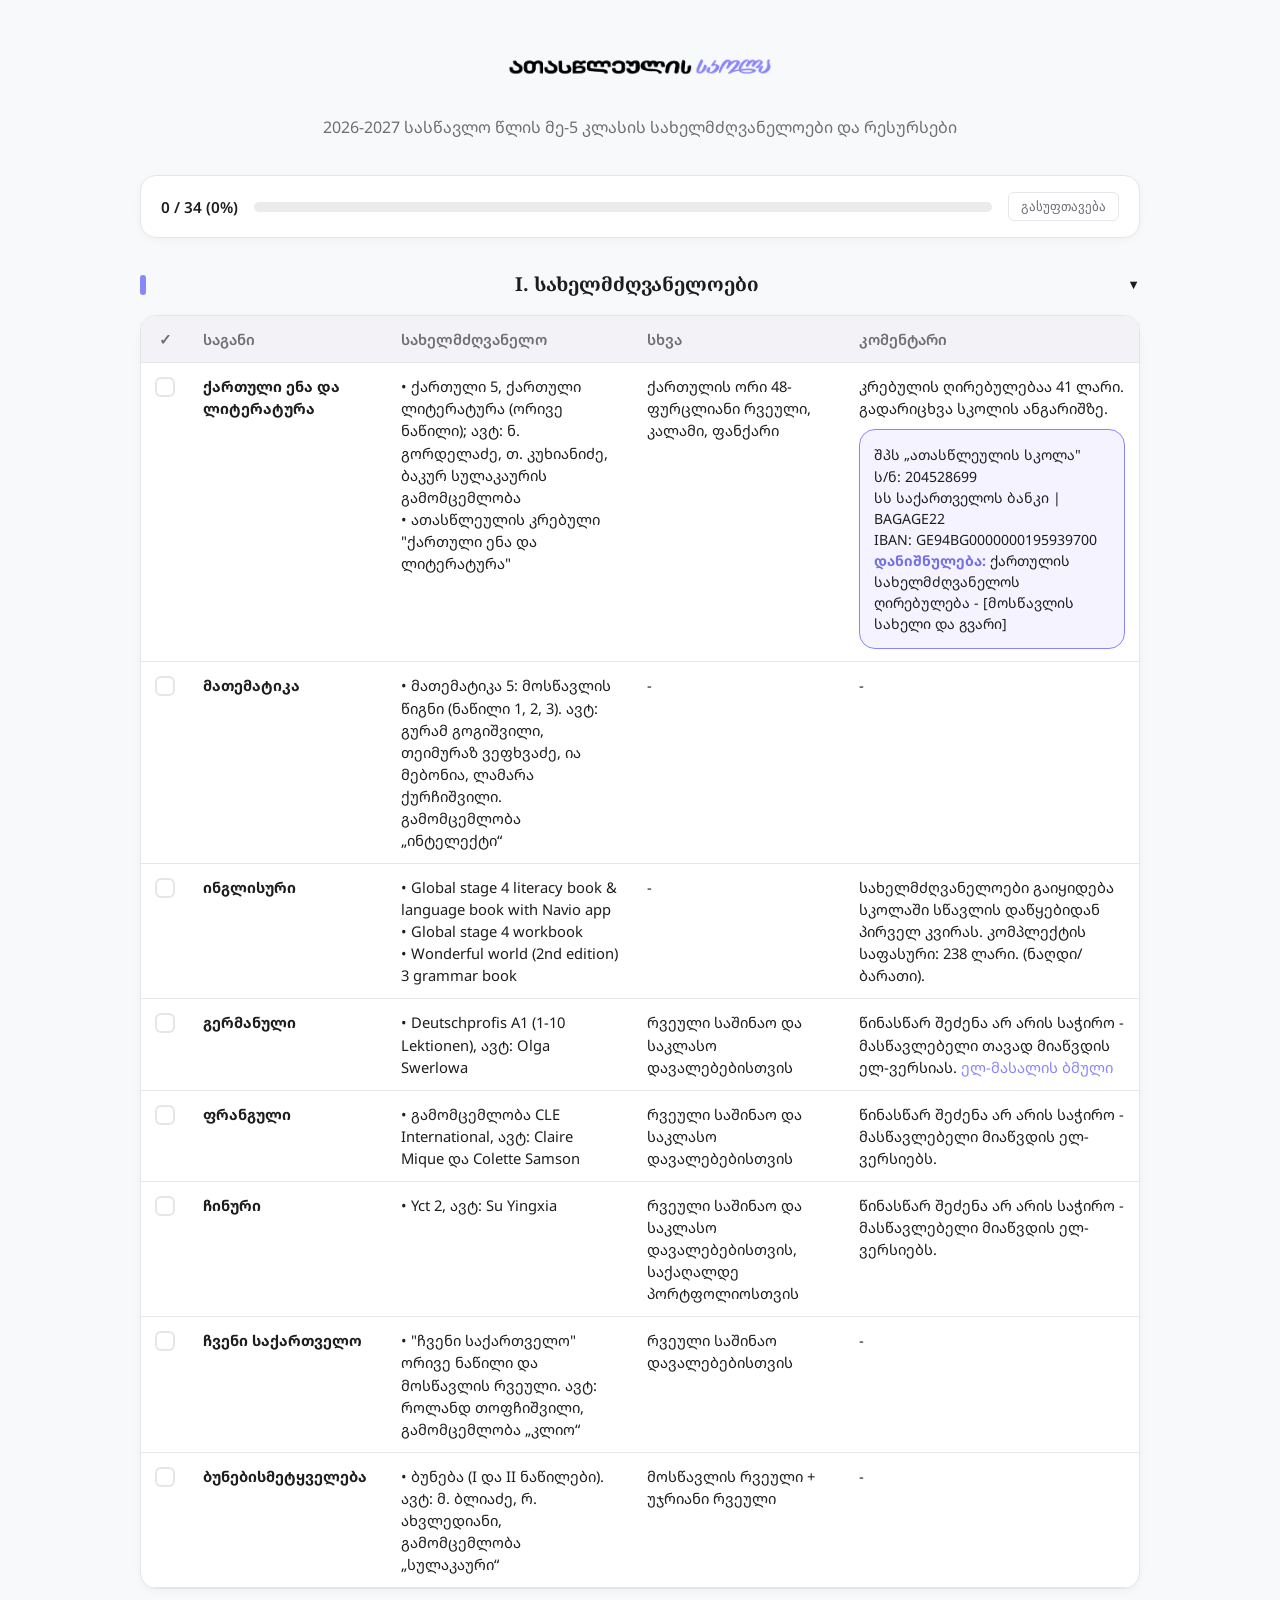
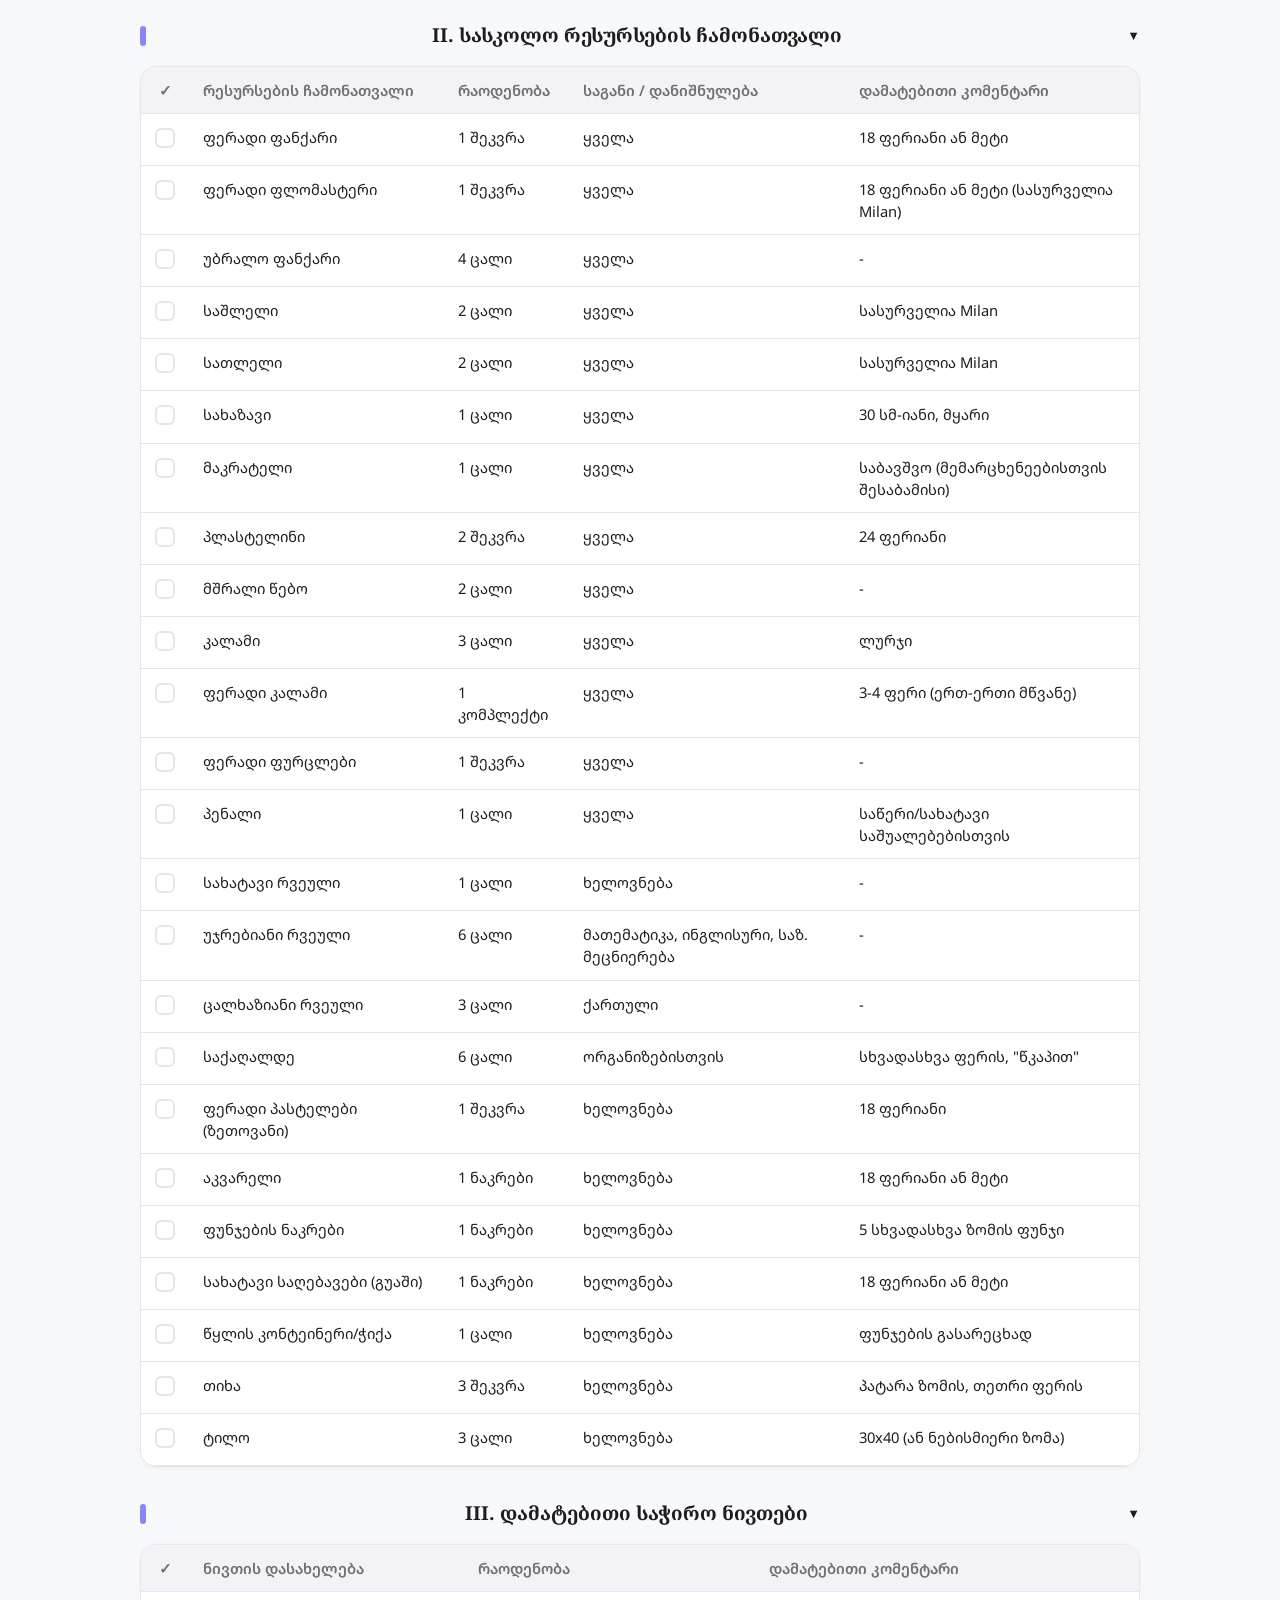
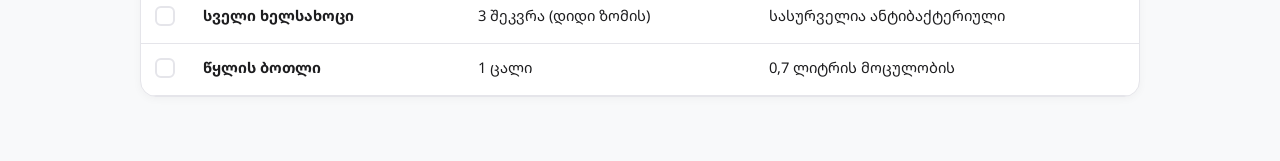
<file: grade5.html>
<!DOCTYPE html>
<html lang="ka">
<head>
	<link rel="stylesheet" href="style.css">
	<script src="script.js"></script>
    <meta charset="UTF-8">
    <meta name="viewport" content="width=device-width, initial-scale=1.0">
    <title>ათასწლეულის სკოლა | მე-5 კლასის რესურსები</title>
    <link rel="preconnect" href="https://fonts.googleapis.com">
    <link rel="preconnect" href="https://fonts.gstatic.com" crossorigin>
    <link href="https://fonts.googleapis.com/css2?family=Noto+Sans+Georgian:wght@400;500;600;700&family=Noto+Serif+Georgian:wght@600;700&display=swap" rel="stylesheet">
</head>
<body>

<div class="container">
    <header>
	<a href="index.html">
        <img src="logo.png" alt="ათასწლეულის სკოლა" class="logo-placeholder" onerror="this.style.display='none'">
	</a>
        <p class="subtitle">2026-2027 სასწავლო წლის მე-5 კლასის სახელმძღვანელოები და რესურსები</p>
    </header>

    <!-- STICKY PROGRESS BAR -->
    <div class="progress-bar-container">
        <span class="progress-text" id="progress-text">0 / 0 (0%)</span>
        <div class="progress-track">
            <div class="progress-fill" id="progress-fill"></div>
        </div>
        <button class="reset-btn" onclick="resetChecklist()">გასუფთავება</button>
    </div>

    <!-- SECTION 1: TEXTBOOKS -->
    <div class="section-title collapsible" onclick="toggleSection(this)">
	I. სახელმძღვანელოები
	<span class="toggle-icon">▼</span>
	</div>
	<div class="section-content">
    <div class="table-card">
        <table>
            <thead>
                <tr>
                    <th class="check-col">✓</th>
                    <th>საგანი</th>
                    <th>სახელმძღვანელო</th>
                    <th>სხვა</th>
                    <th>კომენტარი</th>
                </tr>
            </thead>
            <tbody>
                <tr data-id="book-georgian">
                    <td class="check-col"><input type="checkbox" onchange="toggleItem(this)"></td>
                    <td class="item-title"><strong>ქართული ენა და ლიტერატურა</strong></td>
                    <td>• ქართული 5, ქართული ლიტერატურა (ორივე ნაწილი); ავტ: ნ. გორდელაძე, თ. კუხიანიძე, ბაკურ სულაკაურის გამომცემლობა<br>• ათასწლეულის კრებული "ქართული ენა და ლიტერატურა"</td>
                    <td>ქართულის ორი 48-ფურცლიანი რვეული, კალამი, ფანქარი</td>
                    <td>
                        კრებულის ღირებულებაა 41 ლარი. გადარიცხვა სკოლის ანგარიშზე.
                        <div class="bank-box">
                            შპს „ათასწლეულის სკოლა"<br>
                            ს/ნ: 204528699<br>
                            სს საქართველოს ბანკი | BAGAGE22<br>
                            IBAN: GE94BG0000000195939700<br>
                            <strong>დანიშნულება:</strong> ქართულის სახელმძღვანელოს ღირებულება - [მოსწავლის სახელი და გვარი]
                        </div>
                    </td>
                </tr>
                <tr data-id="book-math">
                    <td class="check-col"><input type="checkbox" onchange="toggleItem(this)"></td>
                    <td class="item-title"><strong>მათემატიკა</strong></td>
                    <td>• მათემატიკა 5: მოსწავლის წიგნი (ნაწილი 1, 2, 3). ავტ: გურამ გოგიშვილი, თეიმურაზ ვეფხვაძე, ია მებონია, ლამარა ქურჩიშვილი. გამომცემლობა „ინტელექტი“</td>
                    <td>-</td>
                    <td>-</td>
                </tr>
                <tr data-id="book-english">
                    <td class="check-col"><input type="checkbox" onchange="toggleItem(this)"></td>
                    <td class="item-title"><strong>ინგლისური</strong></td>
                    <td>
                        • Global stage 4 literacy book & language book with Navio app<br>
                        • Global stage 4 workbook<br>
                        • Wonderful world (2nd edition) 3 grammar book
                    </td>
                    <td>-</td>
                    <td>სახელმძღვანელოები გაიყიდება სკოლაში სწავლის დაწყებიდან პირველ კვირას. კომპლექტის საფასური: 238 ლარი. (ნაღდი/ბარათი).</td>
                </tr>
                <tr data-id="book-german">
                    <td class="check-col"><input type="checkbox" onchange="toggleItem(this)"></td>
                    <td class="item-title"><strong>გერმანული</strong></td>
                    <td>• Deutschprofis A1 (1-10 Lektionen), ავტ: Olga Swerlowa</td>
                    <td>რვეული საშინაო და საკლასო დავალებებისთვის</td>
                    <td>წინასწარ შეძენა არ არის საჭირო - მასწავლებელი თავად მიაწვდის ელ-ვერსიას. <a href="https://drive.google.com/drive/folders/1BFEi4kzokVIJWCLpGQAnfwqhiyGAsN59?usp=sharing" target="_blank">ელ-მასალის ბმული</a></td>
                </tr>
                <tr data-id="book-french">
                    <td class="check-col"><input type="checkbox" onchange="toggleItem(this)"></td>
                    <td class="item-title"><strong>ფრანგული</strong></td>
                    <td>• გამომცემლობა CLE International, ავტ: Claire Mique და Colette Samson</td>
                    <td>რვეული საშინაო და საკლასო დავალებებისთვის</td>
                    <td>წინასწარ შეძენა არ არის საჭირო - მასწავლებელი მიაწვდის ელ-ვერსიებს.</td>
                </tr>
                <tr data-id="book-chinese">
                    <td class="check-col"><input type="checkbox" onchange="toggleItem(this)"></td>
                    <td class="item-title"><strong>ჩინური</strong></td>
                    <td>• Yct 2, ავტ: Su Yingxia</td>
                    <td>რვეული საშინაო და საკლასო დავალებებისთვის, საქაღალდე პორტფოლიოსთვის</td>
                    <td>წინასწარ შეძენა არ არის საჭირო - მასწავლებელი მიაწვდის ელ-ვერსიებს.</td>
                </tr>
                <tr data-id="book-georgia">
                    <td class="check-col"><input type="checkbox" onchange="toggleItem(this)"></td>
                    <td class="item-title"><strong>ჩვენი საქართველო</strong></td>
                    <td>• "ჩვენი საქართველო" ორივე ნაწილი და მოსწავლის რვეული. ავტ: როლანდ თოფჩიშვილი, გამომცემლობა „კლიო“</td>
                    <td>რვეული საშინაო დავალებებისთვის</td>
                    <td>-</td>
                </tr>
                <tr data-id="book-nature">
                    <td class="check-col"><input type="checkbox" onchange="toggleItem(this)"></td>
                    <td class="item-title"><strong>ბუნებისმეტყველება</strong></td>
                    <td>• ბუნება (I და II ნაწილები). ავტ: მ. ბლიაძე, რ. ახვლედიანი, გამომცემლობა „სულაკაური“</td>
                    <td>მოსწავლის რვეული + უჯრიანი რვეული</td>
                    <td>-</td>
                </tr>
            </tbody>
        </table>
    </div>
	</div>

    <!-- SECTION 2: RESOURCES -->
    <div class="section-title collapsible" onclick="toggleSection(this)">
    II. სასკოლო რესურსების ჩამონათვალი
    <span class="toggle-icon">▼</span>
	</div>
	<div class="section-content">
    <div class="table-card">
        <table>
            <thead>
                <tr>
                    <th class="check-col">✓</th>
                    <th>რესურსების ჩამონათვალი</th>
                    <th>რაოდენობა</th>
                    <th>საგანი / დანიშნულება</th>
                    <th>დამატებითი კომენტარი</th>
                </tr>
            </thead>
            <tbody>
                <tr data-id="res-colored-pencils"><td class="check-col"><input type="checkbox" onchange="toggleItem(this)"></td><td class="item-title">ფერადი ფანქარი</td><td>1 შეკვრა</td><td>ყველა</td><td>18 ფერიანი ან მეტი</td></tr>
                <tr data-id="res-markers"><td class="check-col"><input type="checkbox" onchange="toggleItem(this)"></td><td class="item-title">ფერადი ფლომასტერი</td><td>1 შეკვრა</td><td>ყველა</td><td>18 ფერიანი ან მეტი (სასურველია Milan)</td></tr>
                <tr data-id="res-pencils"><td class="check-col"><input type="checkbox" onchange="toggleItem(this)"></td><td class="item-title">უბრალო ფანქარი</td><td>4 ცალი</td><td>ყველა</td><td>-</td></tr>
                <tr data-id="res-eraser"><td class="check-col"><input type="checkbox" onchange="toggleItem(this)"></td><td class="item-title">საშლელი</td><td>2 ცალი</td><td>ყველა</td><td>სასურველია Milan</td></tr>
                <tr data-id="res-sharpener"><td class="check-col"><input type="checkbox" onchange="toggleItem(this)"></td><td class="item-title">სათლელი</td><td>2 ცალი</td><td>ყველა</td><td>სასურველია Milan</td></tr>
                <tr data-id="res-ruler"><td class="check-col"><input type="checkbox" onchange="toggleItem(this)"></td><td class="item-title">სახაზავი</td><td>1 ცალი</td><td>ყველა</td><td>30 სმ-იანი, მყარი</td></tr>
                <tr data-id="res-scissors"><td class="check-col"><input type="checkbox" onchange="toggleItem(this)"></td><td class="item-title">მაკრატელი</td><td>1 ცალი</td><td>ყველა</td><td>საბავშვო (მემარცხენეებისთვის შესაბამისი)</td></tr>
                <tr data-id="res-playdough"><td class="check-col"><input type="checkbox" onchange="toggleItem(this)"></td><td class="item-title">პლასტელინი</td><td>2 შეკვრა</td><td>ყველა</td><td>24 ფერიანი</td></tr>
                <tr data-id="res-glue"><td class="check-col"><input type="checkbox" onchange="toggleItem(this)"></td><td class="item-title">მშრალი წებო</td><td>2 ცალი</td><td>ყველა</td><td>-</td></tr>
                <tr data-id="res-pens"><td class="check-col"><input type="checkbox" onchange="toggleItem(this)"></td><td class="item-title">კალამი</td><td>3 ცალი</td><td>ყველა</td><td>ლურჯი</td></tr>
                <tr data-id="res-col-pens"><td class="check-col"><input type="checkbox" onchange="toggleItem(this)"></td><td class="item-title">ფერადი კალამი</td><td>1 კომპლექტი</td><td>ყველა</td><td>3-4 ფერი (ერთ-ერთი მწვანე)</td></tr>
                <tr data-id="res-col-paper"><td class="check-col"><input type="checkbox" onchange="toggleItem(this)"></td><td class="item-title">ფერადი ფურცლები</td><td>1 შეკვრა</td><td>ყველა</td><td>-</td></tr>
                <tr data-id="res-pencil-case"><td class="check-col"><input type="checkbox" onchange="toggleItem(this)"></td><td class="item-title">პენალი</td><td>1 ცალი</td><td>ყველა</td><td>საწერი/სახატავი საშუალებებისთვის</td></tr>
                <tr data-id="res-drawing-pad"><td class="check-col"><input type="checkbox" onchange="toggleItem(this)"></td><td class="item-title">სახატავი რვეული</td><td>1 ცალი</td><td>ხელოვნება</td><td>-</td></tr>
                <tr data-id="res-grid-notebook"><td class="check-col"><input type="checkbox" onchange="toggleItem(this)"></td><td class="item-title">უჯრებიანი რვეული</td><td>6 ცალი</td><td>მათემატიკა, ინგლისური, საზ. მეცნიერება</td><td>-</td></tr>
                <tr data-id="res-line-notebook"><td class="check-col"><input type="checkbox" onchange="toggleItem(this)"></td><td class="item-title">ცალხაზიანი რვეული</td><td>3 ცალი</td><td>ქართული</td><td>-</td></tr>
                <tr data-id="res-folders"><td class="check-col"><input type="checkbox" onchange="toggleItem(this)"></td><td class="item-title">საქაღალდე</td><td>6 ცალი</td><td>ორგანიზებისთვის</td><td>სხვადასხვა ფერის, "წკაპით"</td></tr>
                <tr data-id="res-pastels"><td class="check-col"><input type="checkbox" onchange="toggleItem(this)"></td><td class="item-title">ფერადი პასტელები (ზეთოვანი)</td><td>1 შეკვრა</td><td>ხელოვნება</td><td>18 ფერიანი</td></tr>
                <tr data-id="res-watercolor"><td class="check-col"><input type="checkbox" onchange="toggleItem(this)"></td><td class="item-title">აკვარელი</td><td>1 ნაკრები</td><td>ხელოვნება</td><td>18 ფერიანი ან მეტი</td></tr>
                <tr data-id="res-brushes"><td class="check-col"><input type="checkbox" onchange="toggleItem(this)"></td><td class="item-title">ფუნჯების ნაკრები</td><td>1 ნაკრები</td><td>ხელოვნება</td><td>5 სხვადასხვა ზომის ფუნჯი</td></tr>
                <tr data-id="res-gouache"><td class="check-col"><input type="checkbox" onchange="toggleItem(this)"></td><td class="item-title">სახატავი საღებავები (გუაში)</td><td>1 ნაკრები</td><td>ხელოვნება</td><td>18 ფერიანი ან მეტი</td></tr>
                <tr data-id="res-water-cup"><td class="check-col"><input type="checkbox" onchange="toggleItem(this)"></td><td class="item-title">წყლის კონტეინერი/ჭიქა</td><td>1 ცალი</td><td>ხელოვნება</td><td>ფუნჯების გასარეცხად</td></tr>
                <tr data-id="res-clay"><td class="check-col"><input type="checkbox" onchange="toggleItem(this)"></td><td class="item-title">თიხა</td><td>3 შეკვრა</td><td>ხელოვნება</td><td>პატარა ზომის, თეთრი ფერის</td></tr>
                <tr data-id="res-canvas"><td class="check-col"><input type="checkbox" onchange="toggleItem(this)"></td><td class="item-title">ტილო</td><td>3 ცალი</td><td>ხელოვნება</td><td>30x40 (ან ნებისმიერი ზომა)</td></tr>
            </tbody>
        </table>
    </div>
	</div>

    <!-- SECTION 3: ADDITIONAL ITEMS -->
    <div class="section-title collapsible" onclick="toggleSection(this)">
    III. დამატებითი საჭირო ნივთები
    <span class="toggle-icon">▼</span>
	</div>
	<div class="section-content">
    <div class="table-card">
        <table>
            <thead>
                <tr>
                    <th class="check-col">✓</th>
                    <th>ნივთის დასახელება</th>
                    <th>რაოდენობა</th>
                    <th>დამატებითი კომენტარი</th>
                </tr>
            </thead>
            <tbody>
                <tr data-id="add-wipes">
                    <td class="check-col"><input type="checkbox" onchange="toggleItem(this)"></td>
                    <td class="item-title"><strong>სველი ხელსახოცი</strong></td>
                    <td>3 შეკვრა (დიდი ზომის)</td>
                    <td>სასურველია ანტიბაქტერიული</td>
                </tr>
                <tr data-id="add-bottle">
                    <td class="check-col"><input type="checkbox" onchange="toggleItem(this)"></td>
                    <td class="item-title"><strong>წყლის ბოთლი</strong></td>
                    <td>1 ცალი</td>
                    <td>0,7 ლიტრის მოცულობის</td>
                </tr>
            </tbody>
        </table>
    </div>
	</div>

</div>

<!-- Lightbox Modal -->
<div id="lightbox" onclick="closeLightbox()" style="display:none; position:fixed; top:0; left:0; width:100%; height:100%; background:rgba(0,0,0,0.8); z-index:1000; justify-content:center; align-items:center; cursor:pointer;">
    <img id="lightbox-img" style="max-width:90%; max-height:90%; border-radius:8px; box-shadow:0 4px 20px rgba(0,0,0,0.5);">
</div>
</body>
</html>
</file>
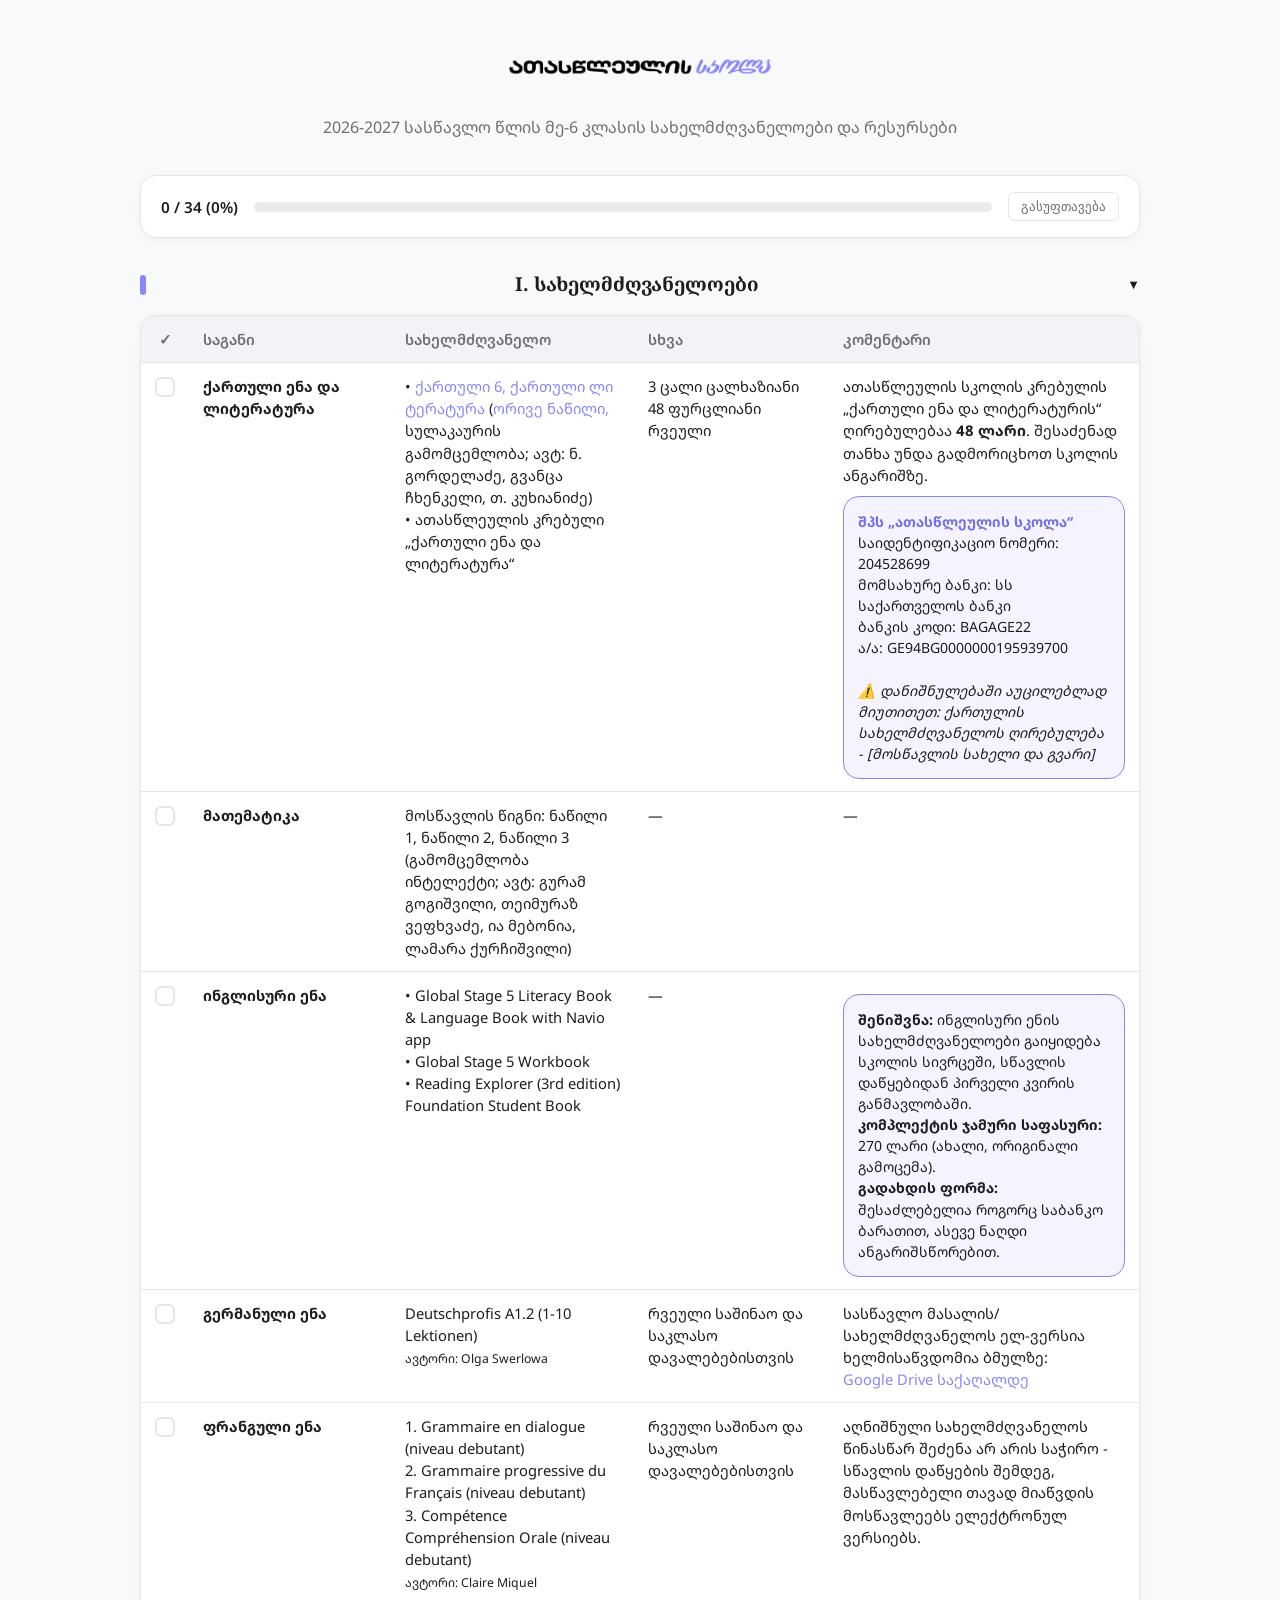
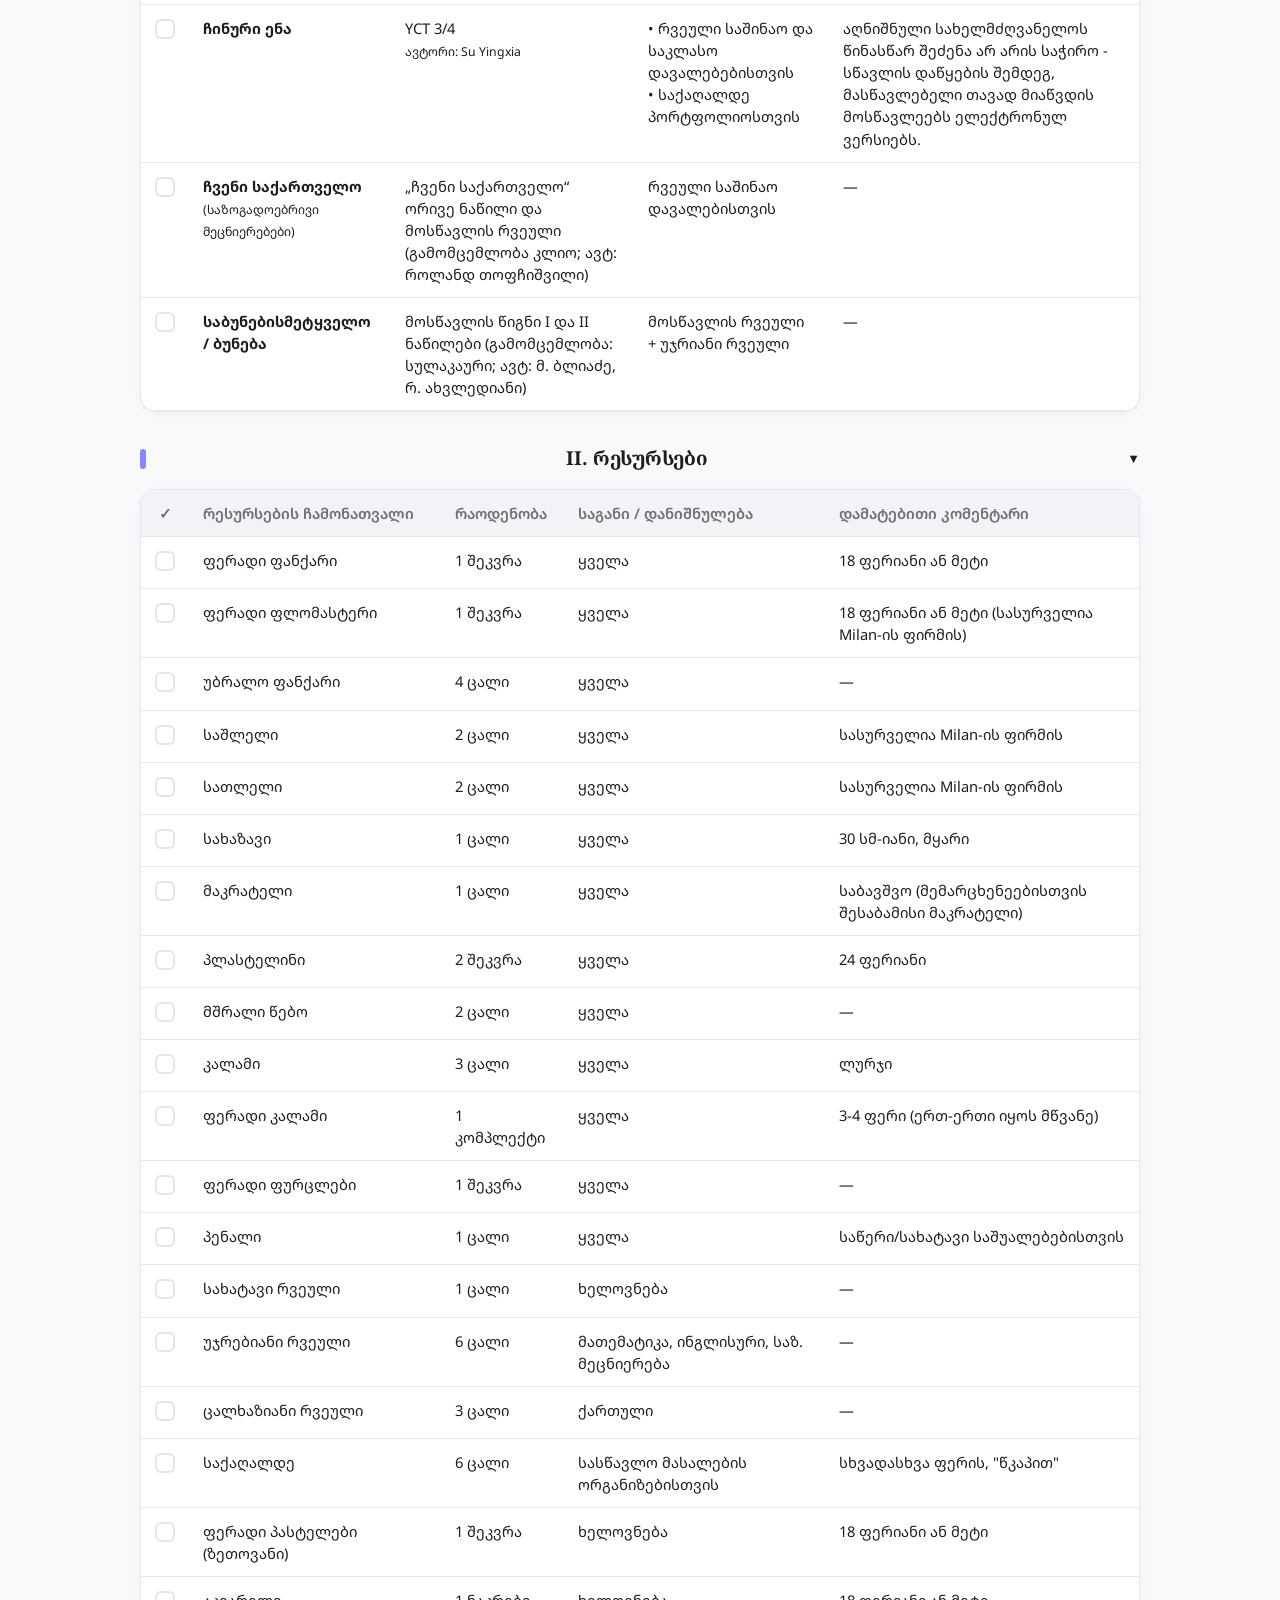
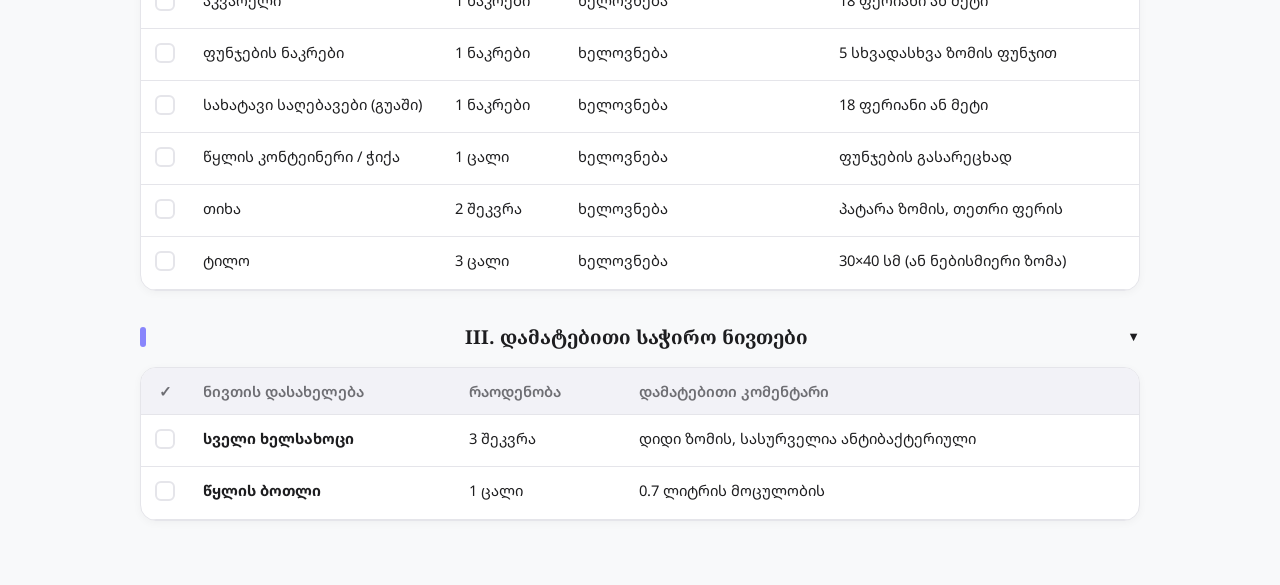
<file: grade6.html>
<!DOCTYPE html>
<html lang="ka">
<head>
	<link rel="stylesheet" href="style.css">
	<script src="script.js"></script>
    <meta charset="UTF-8">
    <meta name="viewport" content="width=device-width, initial-scale=1.0">
    <title>ათასწლეულის სკოლა | მე-6 კლასის რესურსები</title>
    <link rel="preconnect" href="https://fonts.googleapis.com">
    <link rel="preconnect" href="https://fonts.gstatic.com" crossorigin>
    <link href="https://fonts.googleapis.com/css2?family=Noto+Sans+Georgian:wght@400;500;600;700&family=Noto+Serif+Georgian:wght@600;700&display=swap" rel="stylesheet">

</head>
<body>

<div class="container">
    <header>
	<a href="index.html">
        <img src="logo.png" alt="ათასწლეულის სკოლა" class="logo-placeholder" onerror="this.style.display='none'">
	</a>
        <p class="subtitle">2026-2027 სასწავლო წლის მე-6 კლასის სახელმძღვანელოები და რესურსები</p>
    </header>

    <!-- STICKY PROGRESS BAR -->
    <div class="progress-bar-container">
        <span class="progress-text" id="progress-text">0 / 0 (0%)</span>
        <div class="progress-track">
            <div class="progress-fill" id="progress-fill"></div>
        </div>
        <button class="reset-btn" onclick="resetChecklist()">გასუფთავება</button>
    </div>

    <!-- SECTION 1: TEXTBOOKS -->
    <div class="section-title collapsible" onclick="toggleSection(this)">
	I. სახელმძღვანელოები
	<span class="toggle-icon">▼</span>
	</div>
	<div class="section-content">
    <div class="table-card">
        <table>
            <thead>
                <tr>
                    <th class="check-col">✓</th>
                    <th>საგანი</th>
                    <th>სახელმძღვანელო</th>
                    <th>სხვა</th>
                    <th>კომენტარი</th>
                </tr>
            </thead>
            <tbody>
                <tr data-id="book-georgian">
                    <td class="check-col"><input type="checkbox" onchange="toggleItem(this)"></td>
					<td class="item-title"><strong>ქართული ენა და ლიტერატურა</strong></td>
                    <td>
                        • <a href="https://sulakauri.ge/wignebi/qarthuli-6-qarthuli-literatura-natsili-1/" target="_blank">ქართული 6, ქართული ლიტერატურა</a> (<a href="https://sulakauri.ge/wignebi/qarthuli-6-qarthuli-literatura-natsili-2/" target="_blank">ორივე ნაწილი,</a> სულაკაურის გამომცემლობა; ავტ: ნ. გორდელაძე, გვანცა ჩხენკელი, თ. კუხიანიძე)<br>
                        • ათასწლეულის კრებული „ქართული ენა და ლიტერატურა“
                    </td>
                    <td>3 ცალი ცალხაზიანი 48 ფურცლიანი რვეული</td>
                    <td>
                        ათასწლეულის სკოლის კრებულის „ქართული ენა და ლიტერატურის“ ღირებულებაა <strong>48 ლარი</strong>. შესაძენად თანხა უნდა გადმორიცხოთ სკოლის ანგარიშზე.
                        <div class="bank-box">
                            <strong>შპს „ათასწლეულის სკოლა“</strong><br>
                            საიდენტიფიკაციო ნომერი: 204528699<br>
                            მომსახურე ბანკი: სს საქართველოს ბანკი<br>
                            ბანკის კოდი: BAGAGE22<br>
                            ა/ა: GE94BG0000000195939700<br><br>
                            <em>⚠️ დანიშნულებაში აუცილებლად მიუთითეთ: ქართულის სახელმძღვანელოს ღირებულება - [მოსწავლის სახელი და გვარი]</em>
                        </div>
                    </td>
                </tr>
                <tr data-id="book-math">
                    <td class="check-col"><input type="checkbox" onchange="toggleItem(this)"></td>
                    <td class="item-title"><strong>მათემატიკა</strong></td>
                    <td>
                        მოსწავლის წიგნი: ნაწილი 1, ნაწილი 2, ნაწილი 3 (გამომცემლობა ინტელექტი; ავტ: გურამ გოგიშვილი, თეიმურაზ ვეფხვაძე, ია მებონია, ლამარა ქურჩიშვილი)
                    </td>
                    <td>—</td>
                    <td>—</td>
                </tr>
                <tr data-id="book-english">
                    <td class="check-col"><input type="checkbox" onchange="toggleItem(this)"></td>
                    <td class="item-title"><strong>ინგლისური ენა</strong></td>
                    <td>
                        • Global Stage 5 Literacy Book & Language Book with Navio app<br>
                        • Global Stage 5 Workbook<br>
                        • Reading Explorer (3rd edition) Foundation Student Book
                    </td>
                    <td>—</td>
                    <td>
                        <div class="notice-box">
                            <strong>შენიშვნა:</strong> ინგლისური ენის სახელმძღვანელოები გაიყიდება სკოლის სივრცეში, სწავლის დაწყებიდან პირველი კვირის განმავლობაში.<br>
                            <strong>კომპლექტის ჯამური საფასური:</strong> 270 ლარი (ახალი, ორიგინალი გამოცემა).<br>
                            <strong>გადახდის ფორმა:</strong> შესაძლებელია როგორც საბანკო ბარათით, ასევე ნაღდი ანგარიშსწორებით.
                        </div>
                    </td>
                </tr>
                <tr data-id="book-german">
                    <td class="check-col"><input type="checkbox" onchange="toggleItem(this)"></td>
                    <td class="item-title"><strong>გერმანული ენა</strong></td>
                    <td>Deutschprofis A1.2 (1-10 Lektionen)<br><small>ავტორი: Olga Swerlowa</small></td>
                    <td>რვეული საშინაო და საკლასო დავალებებისთვის</td>
                    <td>
                        სასწავლო მასალის/სახელმძღვანელოს ელ-ვერსია ხელმისაწვდომია ბმულზე:<br>
                        <a href="https://drive.google.com/drive/folders/1UKF8GCqAdBFVlPjb9fyQlcbHNVIJxA1Y" target="_blank">Google Drive საქაღალდე</a>
                    </td>
                </tr>
                <tr data-id="book-french">
                    <td class="check-col"><input type="checkbox" onchange="toggleItem(this)"></td>
                    <td class="item-title"><strong>ფრანგული ენა</strong></td>
                    <td>
                        1. Grammaire en dialogue (niveau debutant)<br>
                        2. Grammaire progressive du Français (niveau debutant)<br>
                        3. Compétence Compréhension Orale (niveau debutant)<br>
                        <small>ავტორი: Claire Miquel</small>
                    </td>
                    <td>რვეული საშინაო და საკლასო დავალებებისთვის</td>
                    <td>აღნიშნული სახელმძღვანელოს წინასწარ შეძენა არ არის საჭირო - სწავლის დაწყების შემდეგ, მასწავლებელი თავად მიაწვდის მოსწავლეებს ელექტრონულ ვერსიებს.</td>
                </tr>
                <tr data-id="book-chinese">
                    <td class="check-col"><input type="checkbox" onchange="toggleItem(this)"></td>
                    <td class="item-title"><strong>ჩინური ენა</strong></td>
                    <td>YCT 3/4<br><small>ავტორი: Su Yingxia</small></td>
                    <td>• რვეული საშინაო და საკლასო დავალებებისთვის<br>• საქაღალდე პორტფოლიოსთვის</td>
                    <td>აღნიშნული სახელმძღვანელოს წინასწარ შეძენა არ არის საჭირო - სწავლის დაწყების შემდეგ, მასწავლებელი თავად მიაწვდის მოსწავლეებს ელექტრონულ ვერსიებს.</td>
                </tr>
                <tr data-id="book-history">
                    <td class="check-col"><input type="checkbox" onchange="toggleItem(this)"></td>
                    <td class="item-title"><strong>ჩვენი საქართველო</strong><br><small>(საზოგადოებრივი მეცნიერებები)</small></td>
                    <td>„ჩვენი საქართველო“ ორივე ნაწილი და მოსწავლის რვეული (გამომცემლობა კლიო; ავტ: როლანდ თოფჩიშვილი)</td>
                    <td>რვეული საშინაო დავალებისთვის</td>
                    <td>—</td>
                </tr>
                <tr data-id="book-science">
                    <td class="check-col"><input type="checkbox" onchange="toggleItem(this)"></td>
                    <td class="item-title"><strong>საბუნებისმეტყველო / ბუნება</strong></td>
                    <td>მოსწავლის წიგნი I და II ნაწილები (გამომცემლობა: სულაკაური; ავტ: მ. ბლიაძე, რ. ახვლედიანი)</td>
                    <td>მოსწავლის რვეული + უჯრიანი რვეული</td>
                    <td>—</td>
                </tr>
            </tbody>
        </table>
    </div>
	</div>

    <!-- SECTION 2: -->
    <div class="section-title collapsible" onclick="toggleSection(this)">
    II. რესურსები
    <span class="toggle-icon">▼</span>
	</div>
	<div class="section-content">
    <div class="table-card">
        <table>
            <thead>
                <tr>
                    <th class="check-col">✓</th>
                    <th>რესურსების ჩამონათვალი</th>
                    <th>რაოდენობა</th>
                    <th>საგანი / დანიშნულება</th>
                    <th>დამატებითი კომენტარი</th>
                </tr>
            </thead>
            <tbody>
                <tr data-id="stat-pencils"><td class="check-col"><input type="checkbox" onchange="toggleItem(this)"></td><td class="item-title">ფერადი ფანქარი</td><td>1 შეკვრა</td><td>ყველა</td><td>18 ფერიანი ან მეტი</td></tr>
                <tr data-id="stat-markers"><td class="check-col"><input type="checkbox" onchange="toggleItem(this)"></td><td class="item-title">ფერადი ფლომასტერი</td><td>1 შეკვრა</td><td>ყველა</td><td>18 ფერიანი ან მეტი (სასურველია Milan-ის ფირმის)</td></tr>
                <tr data-id="stat-lead-pencils"><td class="check-col"><input type="checkbox" onchange="toggleItem(this)"></td><td class="item-title">უბრალო ფანქარი</td><td>4 ცალი</td><td>ყველა</td><td>—</td></tr>
                <tr data-id="stat-eraser"><td class="check-col"><input type="checkbox" onchange="toggleItem(this)"></td><td class="item-title">საშლელი</td><td>2 ცალი</td><td>ყველა</td><td>სასურველია Milan-ის ფირმის</td></tr>
                <tr data-id="stat-sharpener"><td class="check-col"><input type="checkbox" onchange="toggleItem(this)"></td><td class="item-title">სათლელი</td><td>2 ცალი</td><td>ყველა</td><td>სასურველია Milan-ის ფირმის</td></tr>
                <tr data-id="stat-ruler"><td class="check-col"><input type="checkbox" onchange="toggleItem(this)"></td><td class="item-title">სახაზავი</td><td>1 ცალი</td><td>ყველა</td><td>30 სმ-იანი, მყარი</td></tr>
                <tr data-id="stat-scissors"><td class="check-col"><input type="checkbox" onchange="toggleItem(this)"></td><td class="item-title">მაკრატელი</td><td>1 ცალი</td><td>ყველა</td><td>საბავშვო (მემარცხენეებისთვის შესაბამისი მაკრატელი)</td></tr>
                <tr data-id="stat-playdough"><td class="check-col"><input type="checkbox" onchange="toggleItem(this)"></td><td class="item-title">პლასტელინი</td><td>2 შეკვრა</td><td>ყველა</td><td>24 ფერიანი</td></tr>
                <tr data-id="stat-glue"><td class="check-col"><input type="checkbox" onchange="toggleItem(this)"></td><td class="item-title">მშრალი წებო</td><td>2 ცალი</td><td>ყველა</td><td>—</td></tr>
                <tr data-id="stat-pen-blue"><td class="check-col"><input type="checkbox" onchange="toggleItem(this)"></td><td class="item-title">კალამი</td><td>3 ცალი</td><td>ყველა</td><td>ლურჯი</td></tr>
                <tr data-id="stat-pen-color"><td class="check-col"><input type="checkbox" onchange="toggleItem(this)"></td><td class="item-title">ფერადი კალამი</td><td>1 კომპლექტი</td><td>ყველა</td><td>3-4 ფერი (ერთ-ერთი იყოს მწვანე)</td></tr>
                <tr data-id="stat-paper-color"><td class="check-col"><input type="checkbox" onchange="toggleItem(this)"></td><td class="item-title">ფერადი ფურცლები</td><td>1 შეკვრა</td><td>ყველა</td><td>—</td></tr>
                <tr data-id="stat-pencil-case"><td class="check-col"><input type="checkbox" onchange="toggleItem(this)"></td><td class="item-title">პენალი</td><td>1 ცალი</td><td>ყველა</td><td>საწერი/სახატავი საშუალებებისთვის</td></tr>
                <tr data-id="stat-art-notebook"><td class="check-col"><input type="checkbox" onchange="toggleItem(this)"></td><td class="item-title">სახატავი რვეული</td><td>1 ცალი</td><td>ხელოვნება</td><td>—</td></tr>
                <tr data-id="stat-grid-notebook"><td class="check-col"><input type="checkbox" onchange="toggleItem(this)"></td><td class="item-title">უჯრებიანი რვეული</td><td>6 ცალი</td><td>მათემატიკა, ინგლისური, საზ. მეცნიერება</td><td>—</td></tr>
                <tr data-id="stat-line-notebook"><td class="check-col"><input type="checkbox" onchange="toggleItem(this)"></td><td class="item-title">ცალხაზიანი რვეული</td><td>3 ცალი</td><td>ქართული</td><td>—</td></tr>
                <tr data-id="stat-folders"><td class="check-col"><input type="checkbox" onchange="toggleItem(this)"></td><td class="item-title">საქაღალდე</td><td>6 ცალი</td><td>სასწავლო მასალების ორგანიზებისთვის</td><td>სხვადასხვა ფერის, "წკაპით"</td></tr>
                <tr data-id="stat-pastels"><td class="check-col"><input type="checkbox" onchange="toggleItem(this)"></td><td class="item-title">ფერადი პასტელები (ზეთოვანი)</td><td>1 შეკვრა</td><td>ხელოვნება</td><td>18 ფერიანი ან მეტი</td></tr>
                <tr data-id="stat-watercolor"><td class="check-col"><input type="checkbox" onchange="toggleItem(this)"></td><td class="item-title">აკვარელი</td><td>1 ნაკრები</td><td>ხელოვნება</td><td>18 ფერიანი ან მეტი</td></tr>
                <tr data-id="stat-brushes"><td class="check-col"><input type="checkbox" onchange="toggleItem(this)"></td><td class="item-title">ფუნჯების ნაკრები</td><td>1 ნაკრები</td><td>ხელოვნება</td><td>5 სხვადასხვა ზომის ფუნჯით</td></tr>
                <tr data-id="stat-gouache"><td class="check-col"><input type="checkbox" onchange="toggleItem(this)"></td><td class="item-title">სახატავი საღებავები (გუაში)</td><td>1 ნაკრები</td><td>ხელოვნება</td><td>18 ფერიანი ან მეტი</td></tr>
                <tr data-id="stat-water-cup"><td class="check-col"><input type="checkbox" onchange="toggleItem(this)"></td><td class="item-title">წყლის კონტეინერი / ჭიქა</td><td>1 ცალი</td><td>ხელოვნება</td><td>ფუნჯების გასარეცხად</td></tr>
                <tr data-id="stat-clay"><td class="check-col"><input type="checkbox" onchange="toggleItem(this)"></td><td class="item-title">თიხა</td><td>2 შეკვრა</td><td>ხელოვნება</td><td>პატარა ზომის, თეთრი ფერის</td></tr>
                <tr data-id="stat-canvas"><td class="check-col"><input type="checkbox" onchange="toggleItem(this)"></td><td class="item-title">ტილო</td><td>3 ცალი</td><td>ხელოვნება</td><td>30×40 სმ (ან ნებისმიერი ზომა)</td></tr>
            </tbody>
        </table>
    </div>
	</div>

    <!-- SECTION 3: ADDITIONAL ITEMS -->
    <div class="section-title collapsible" onclick="toggleSection(this)">
    III. დამატებითი საჭირო ნივთები
    <span class="toggle-icon">▼</span>
	</div>
	<div class="section-content">
    <div class="table-card">
        <table>
            <thead>
                <tr>
                    <th class="check-col">✓</th>
                    <th>ნივთის დასახელება</th>
                    <th>რაოდენობა</th>
                    <th>დამატებითი კომენტარი</th>
                </tr>
            </thead>
            <tbody>
                <tr data-id="add-wipes">
                    <td class="check-col"><input type="checkbox" onchange="toggleItem(this)"></td>
                    <td class="item-title"><strong>სველი ხელსახოცი</strong></td>
                    <td>3 შეკვრა</td>
                    <td>დიდი ზომის, სასურველია ანტიბაქტერიული</td>
                </tr>
                <tr data-id="add-bottle">
                    <td class="check-col"><input type="checkbox" onchange="toggleItem(this)"></td>
                    <td class="item-title"><strong>წყლის ბოთლი</strong></td>
                    <td>1 ცალი</td>
                    <td>0.7 ლიტრის მოცულობის</td>
                </tr>
            </tbody>
        </table>
    </div>
	</div>

</div>

<!-- Lightbox Modal -->
<div id="lightbox" onclick="closeLightbox()" style="display:none; position:fixed; top:0; left:0; width:100%; height:100%; background:rgba(0,0,0,0.8); z-index:1000; justify-content:center; align-items:center; cursor:pointer;">
    <img id="lightbox-img" style="max-width:90%; max-height:90%; border-radius:8px; box-shadow:0 4px 20px rgba(0,0,0,0.5);">
</div>
</body>
</html>
</file>
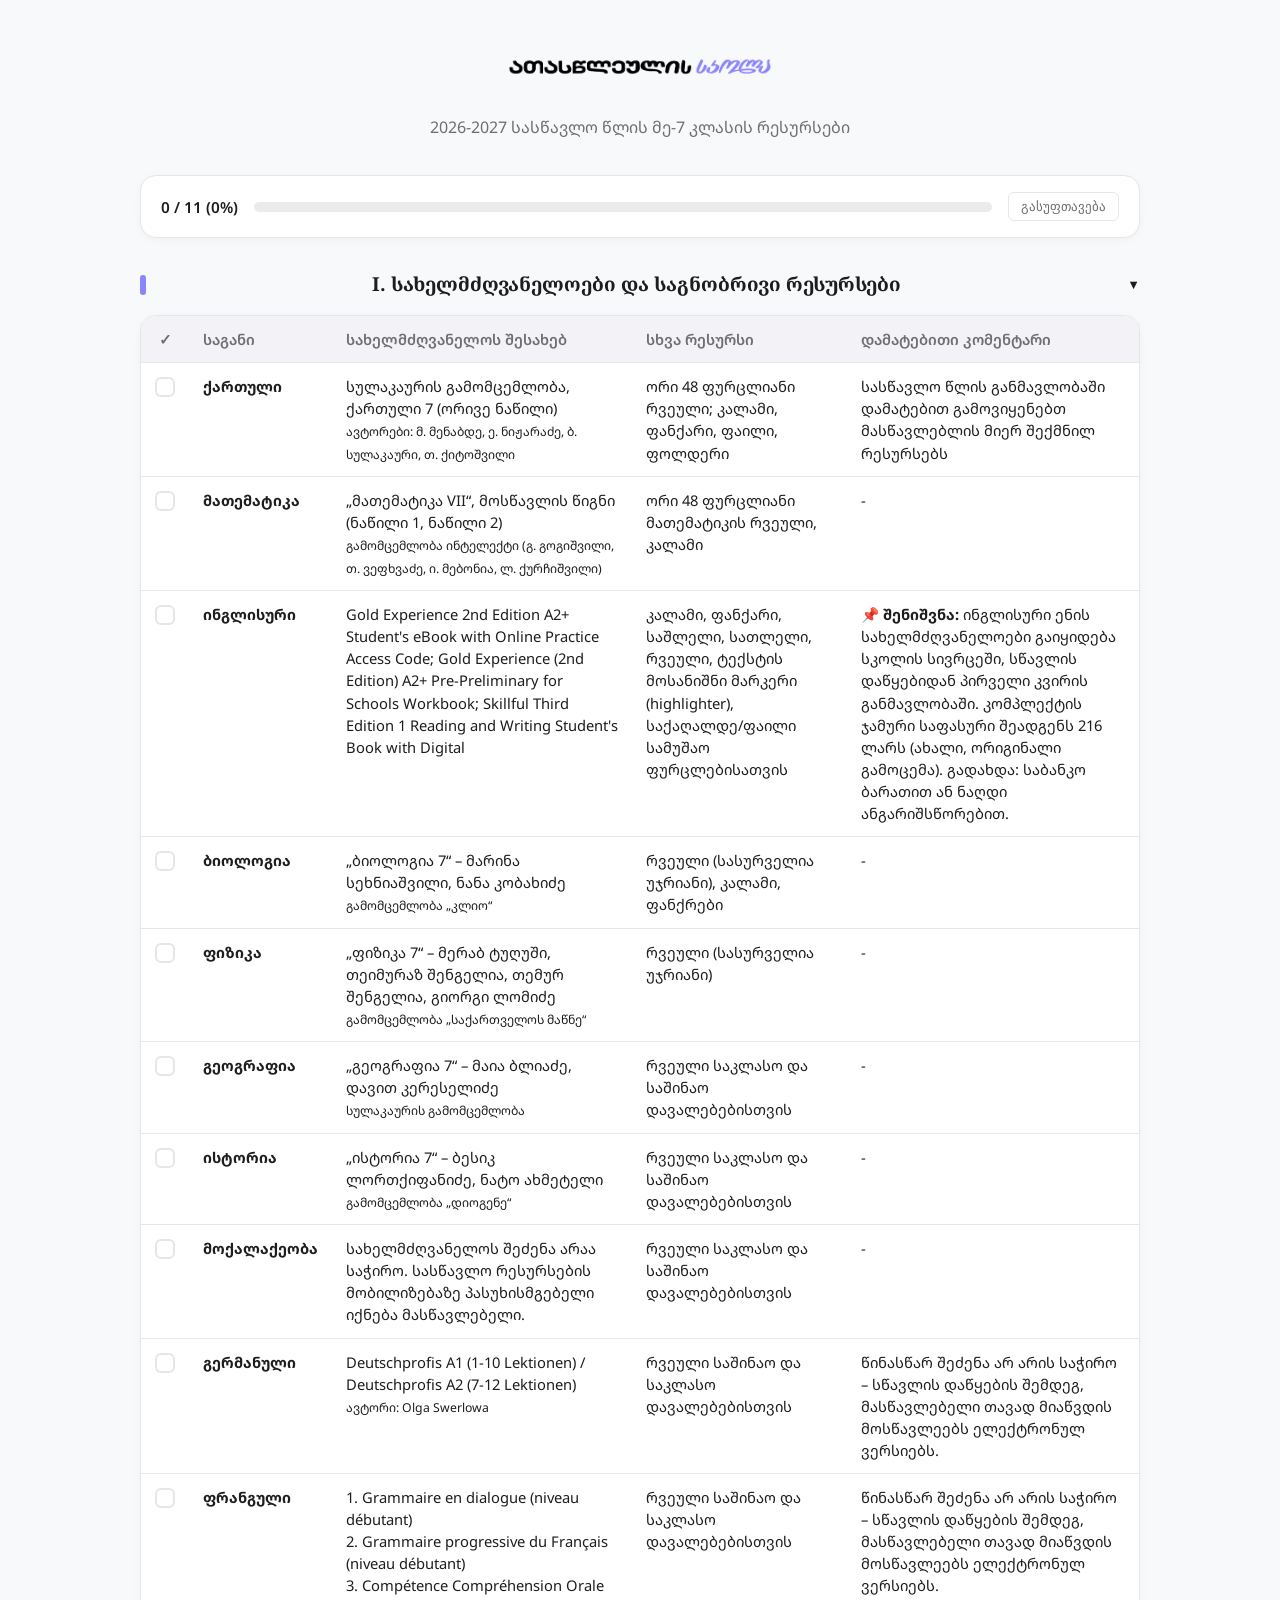
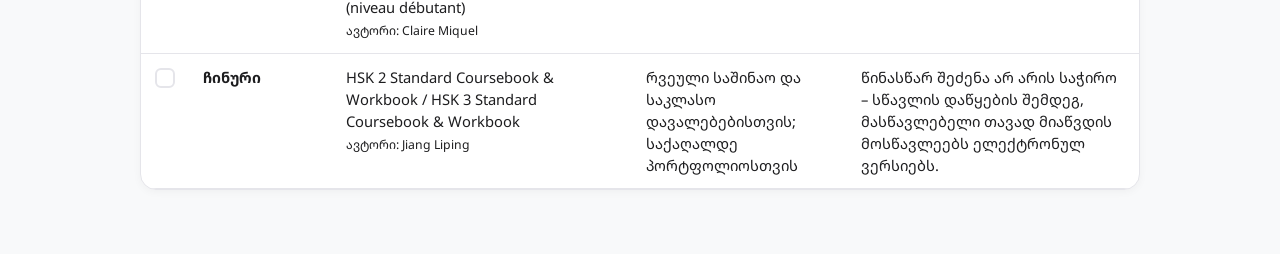
<file: grade7.html>
<!DOCTYPE html>
<html lang="ka">
<head>
    <meta charset="UTF-8">
    <meta name="viewport" content="width=device-width, initial-scale=1.0">
    <title>ათასწლეულის სკოლა | მე-7 კლასის რესურსები</title>
    <link rel="stylesheet" href="style.css">
    <script src="script.js" defer></script>
    <link rel="preconnect" href="https://fonts.googleapis.com">
    <link rel="preconnect" href="https://fonts.gstatic.com" crossorigin>
    <link href="https://fonts.googleapis.com/css2?family=Noto+Sans+Georgian:wght@400;500;600;700&family=Noto+Serif+Georgian:wght@600;700&display=swap" rel="stylesheet">
</head>
<body>

<div class="container">
    <header>
        <a href="index.html">
            <img src="logo.png" alt="ათასწლეულის სკოლა" class="logo-placeholder" onerror="this.style.display='none'">
        </a>
        <p class="subtitle">2026-2027 სასწავლო წლის მე-7 კლასის რესურსები</p>
    </header>

    <!-- STICKY PROGRESS BAR -->
    <div class="progress-bar-container">
        <span class="progress-text" id="progress-text">0 / 0 (0%)</span>
        <div class="progress-track">
            <div class="progress-fill" id="progress-fill"></div>
        </div>
        <button class="reset-btn" onclick="resetChecklist()">გასუფთავება</button>
    </div>

    <!-- SECTION 1: TEXTBOOKS AND SUBJECT SUPPLIES -->
    <div class="section-title collapsible" onclick="toggleSection(this)">
        I. სახელმძღვანელოები და საგნობრივი რესურსები
        <span class="toggle-icon">▼</span>
    </div>
    <div class="section-content">
        <div class="table-card">
            <table>
                <thead>
                    <tr>
                        <th class="check-col">✓</th>
                        <th>საგანი</th>
                        <th>სახელმძღვანელოს შესახებ</th>
                        <th>სხვა რესურსი</th>
                        <th>დამატებითი კომენტარი</th>
                    </tr>
                </thead>
                <tbody>
                    <tr data-id="g7-georgian">
                        <td class="check-col"><input type="checkbox" onchange="toggleItem(this)"></td>
                        <td class="item-title"><strong>ქართული</strong></td>
                        <td>სულაკაურის გამომცემლობა, ქართული 7 (ორივე ნაწილი)<br><small>ავტორები: მ. მენაბდე, ე. ნიჟარაძე, ბ. სულაკაური, თ. ქიტოშვილი</small></td>
                        <td>ორი 48 ფურცლიანი რვეული; კალამი, ფანქარი, ფაილი, ფოლდერი</td>
                        <td>სასწავლო წლის განმავლობაში დამატებით გამოვიყენებთ მასწავლებლის მიერ შექმნილ რესურსებს</td>
                    </tr>
                    <tr data-id="g7-math">
                        <td class="check-col"><input type="checkbox" onchange="toggleItem(this)"></td>
                        <td class="item-title"><strong>მათემატიკა</strong></td>
                        <td>„მათემატიკა VII“, მოსწავლის წიგნი (ნაწილი 1, ნაწილი 2)<br><small>გამომცემლობა ინტელექტი (გ. გოგიშვილი, თ. ვეფხვაძე, ი. მებონია, ლ. ქურჩიშვილი)</small></td>
                        <td>ორი 48 ფურცლიანი მათემატიკის რვეული, კალამი</td>
                        <td>-</td>
                    </tr>
                    <tr data-id="g7-english">
                        <td class="check-col"><input type="checkbox" onchange="toggleItem(this)"></td>
                        <td class="item-title"><strong>ინგლისური</strong></td>
                        <td>Gold Experience 2nd Edition A2+ Student's eBook with Online Practice Access Code; Gold Experience (2nd Edition) A2+ Pre-Preliminary for Schools Workbook; Skillful Third Edition 1 Reading and Writing Student's Book with Digital</td>
                        <td>კალამი, ფანქარი, საშლელი, სათლელი, რვეული, ტექსტის მოსანიშნი მარკერი (highlighter), საქაღალდე/ფაილი სამუშაო ფურცლებისათვის</td>
                        <td>📌 <strong>შენიშვნა:</strong> ინგლისური ენის სახელმძღვანელოები გაიყიდება სკოლის სივრცეში, სწავლის დაწყებიდან პირველი კვირის განმავლობაში. კომპლექტის ჯამური საფასური შეადგენს 216 ლარს (ახალი, ორიგინალი გამოცემა). გადახდა: საბანკო ბარათით ან ნაღდი ანგარიშსწორებით.</td>
                    </tr>
                    <tr data-id="g7-biology">
                        <td class="check-col"><input type="checkbox" onchange="toggleItem(this)"></td>
                        <td class="item-title"><strong>ბიოლოგია</strong></td>
                        <td>„ბიოლოგია 7“ – მარინა სეხნიაშვილი, ნანა კობახიძე<br><small>გამომცემლობა „კლიო“</small></td>
                        <td>რვეული (სასურველია უჯრიანი), კალამი, ფანქრები</td>
                        <td>-</td>
                    </tr>
                    <tr data-id="g7-physics">
                        <td class="check-col"><input type="checkbox" onchange="toggleItem(this)"></td>
                        <td class="item-title"><strong>ფიზიკა</strong></td>
                        <td>„ფიზიკა 7“ – მერაბ ტუღუში, თეიმურაზ შენგელია, თემურ შენგელია, გიორგი ლომიძე<br><small>გამომცემლობა „საქართველოს მაწნე“</small></td>
                        <td>რვეული (სასურველია უჯრიანი)</td>
                        <td>-</td>
                    </tr>
                    <tr data-id="g7-geography">
                        <td class="check-col"><input type="checkbox" onchange="toggleItem(this)"></td>
                        <td class="item-title"><strong>გეოგრაფია</strong></td>
                        <td>„გეოგრაფია 7“ – მაია ბლიაძე, დავით კერესელიძე<br><small>სულაკაურის გამომცემლობა</small></td>
                        <td>რვეული საკლასო და საშინაო დავალებებისთვის</td>
                        <td>-</td>
                    </tr>
                    <tr data-id="g7-history">
                        <td class="check-col"><input type="checkbox" onchange="toggleItem(this)"></td>
                        <td class="item-title"><strong>ისტორია</strong></td>
                        <td>„ისტორია 7“ – ბესიკ ლორთქიფანიძე, ნატო ახმეტელი<br><small>გამომცემლობა „დიოგენე“</small></td>
                        <td>რვეული საკლასო და საშინაო დავალებებისთვის</td>
                        <td>-</td>
                    </tr>
                    <tr data-id="g7-civics">
                        <td class="check-col"><input type="checkbox" onchange="toggleItem(this)"></td>
                        <td class="item-title"><strong>მოქალაქეობა</strong></td>
                        <td>სახელმძღვანელოს შეძენა არაა საჭირო. სასწავლო რესურსების მობილიზებაზე პასუხისმგებელი იქნება მასწავლებელი.</td>
                        <td>რვეული საკლასო და საშინაო დავალებებისთვის</td>
                        <td>-</td>
                    </tr>
                    <tr data-id="g7-german">
                        <td class="check-col"><input type="checkbox" onchange="toggleItem(this)"></td>
                        <td class="item-title"><strong>გერმანული</strong></td>
                        <td>Deutschprofis A1 (1-10 Lektionen) / Deutschprofis A2 (7-12 Lektionen)<br><small>ავტორი: Olga Swerlowa</small></td>
                        <td>რვეული საშინაო და საკლასო დავალებებისთვის</td>
                        <td>წინასწარ შეძენა არ არის საჭირო – სწავლის დაწყების შემდეგ, მასწავლებელი თავად მიაწვდის მოსწავლეებს ელექტრონულ ვერსიებს.</td>
                    </tr>
                    <tr data-id="g7-french">
                        <td class="check-col"><input type="checkbox" onchange="toggleItem(this)"></td>
                        <td class="item-title"><strong>ფრანგული</strong></td>
                        <td>1. Grammaire en dialogue (niveau débutant)<br>2. Grammaire progressive du Français (niveau débutant)<br>3. Compétence Compréhension Orale (niveau débutant)<br><small>ავტორი: Claire Miquel</small></td>
                        <td>რვეული საშინაო და საკლასო დავალებებისთვის</td>
                        <td>წინასწარ შეძენა არ არის საჭირო – სწავლის დაწყების შემდეგ, მასწავლებელი თავად მიაწვდის მოსწავლეებს ელექტრონულ ვერსიებს.</td>
                    </tr>
                    <tr data-id="g7-chinese">
                        <td class="check-col"><input type="checkbox" onchange="toggleItem(this)"></td>
                        <td class="item-title"><strong>ჩინური</strong></td>
                        <td>HSK 2 Standard Coursebook & Workbook / HSK 3 Standard Coursebook & Workbook<br><small>ავტორი: Jiang Liping</small></td>
                        <td>რვეული საშინაო და საკლასო დავალებებისთვის; საქაღალდე პორტფოლიოსთვის</td>
                        <td>წინასწარ შეძენა არ არის საჭირო – სწავლის დაწყების შემდეგ, მასწავლებელი თავად მიაწვდის მოსწავლეებს ელექტრონულ ვერსიებს.</td>
                    </tr>
                </tbody>
            </table>
        </div>
    </div>
</div>

<!-- Lightbox Modal -->
<div id="lightbox" onclick="closeLightbox()" style="display:none; position:fixed; top:0; left:0; width:100%; height:100%; background:rgba(0,0,0,0.8); z-index:1000; justify-content:center; align-items:center; cursor:pointer;">
    <img id="lightbox-img" style="max-width:90%; max-height:90%; border-radius:8px; box-shadow:0 4px 20px rgba(0,0,0,0.5);">
</div>

</body>
</html>
</file>
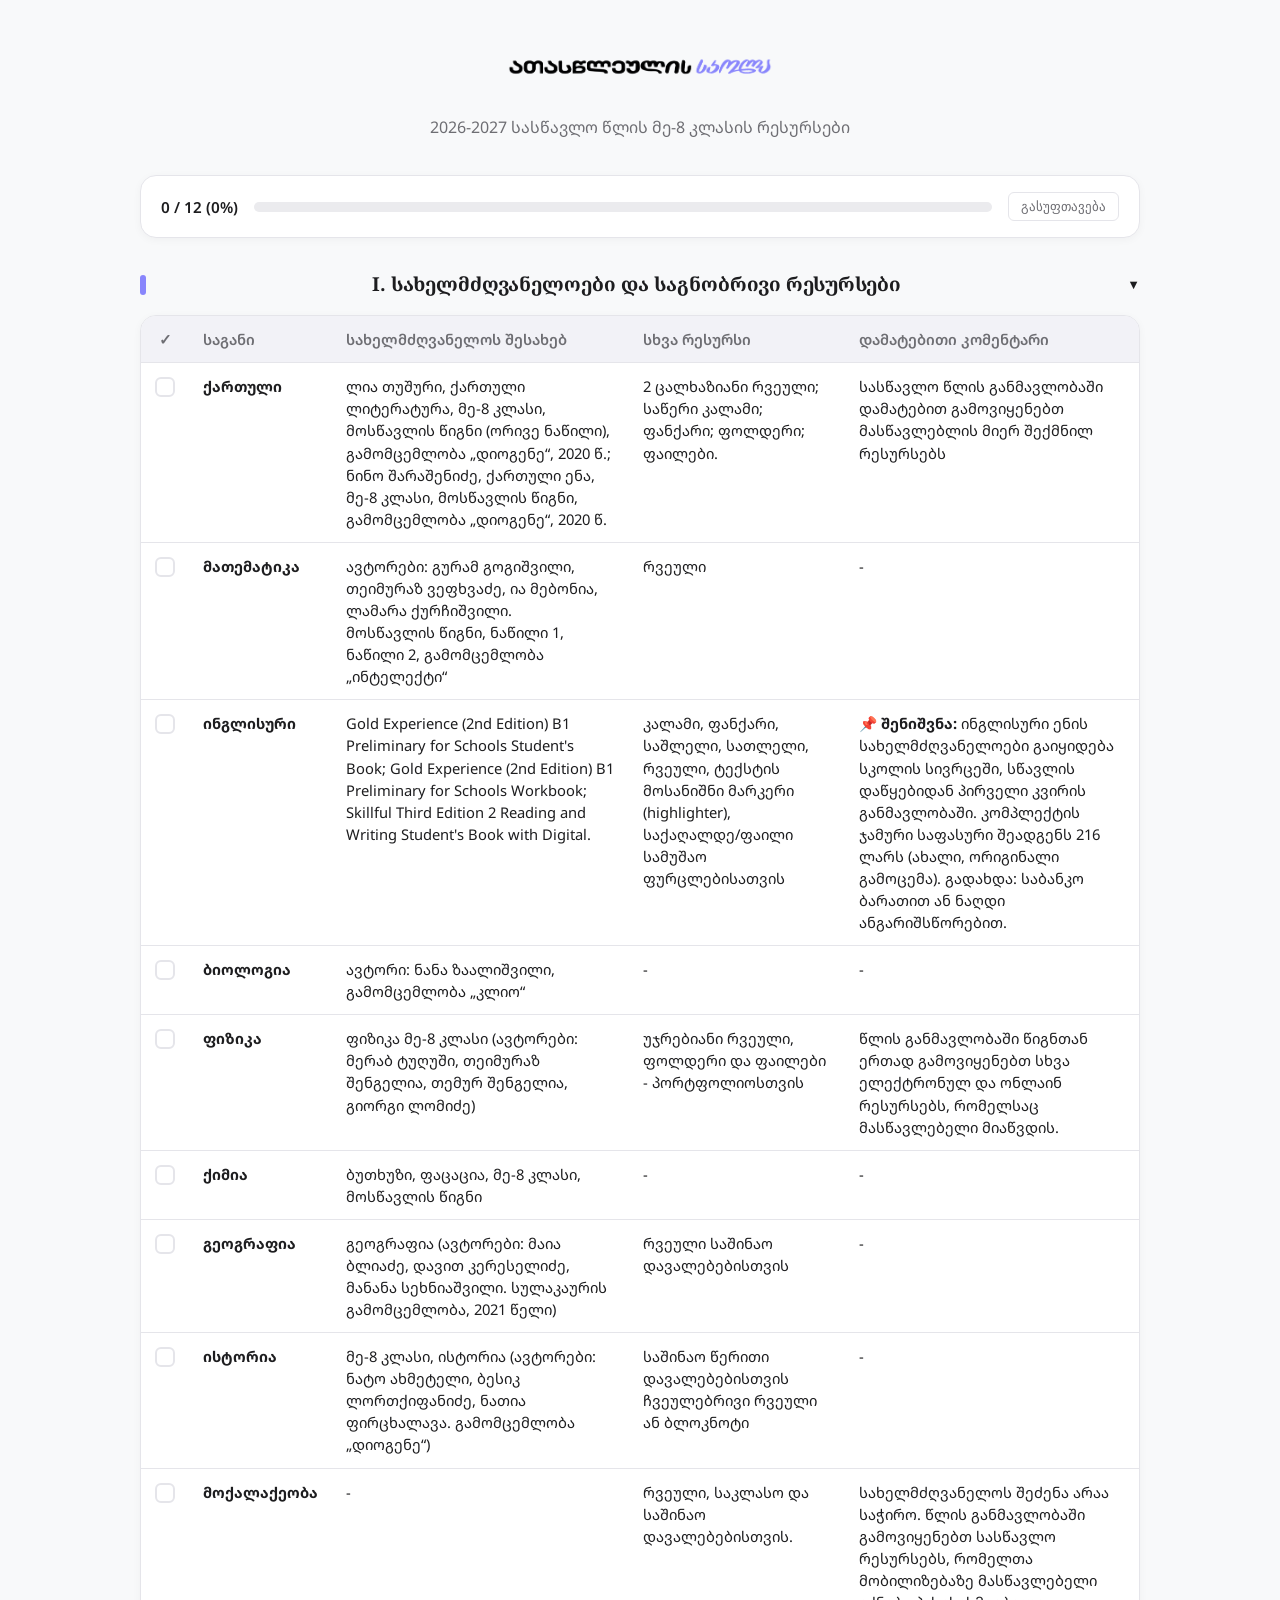
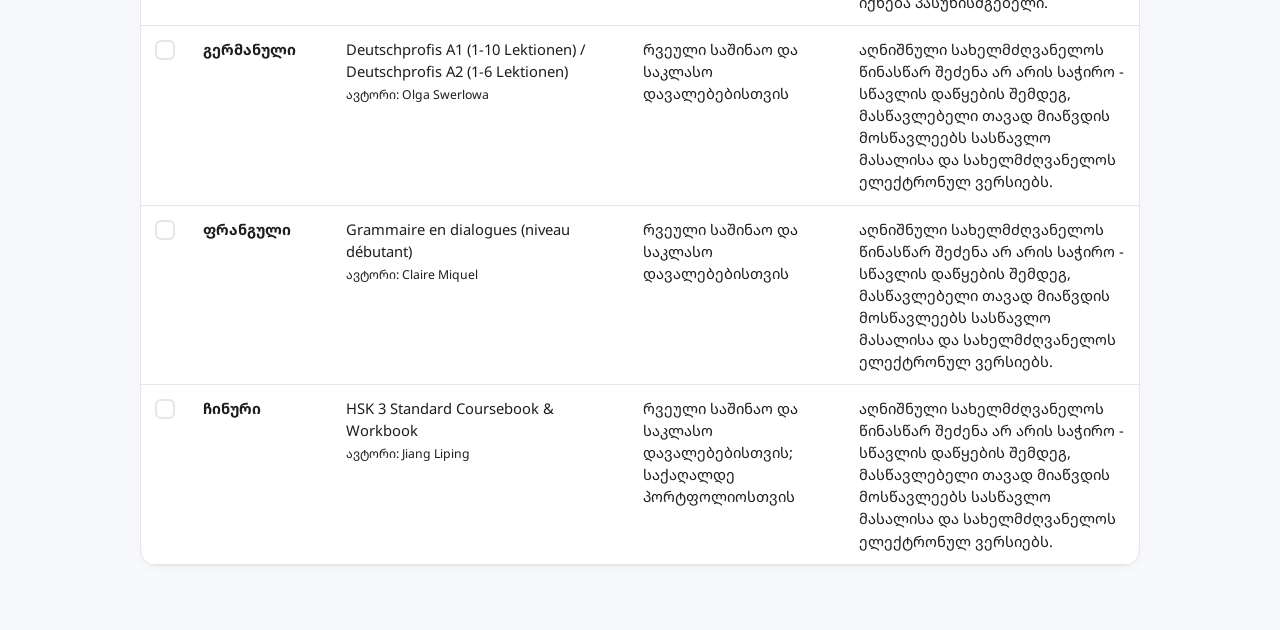
<file: grade8.html>
<!DOCTYPE html>
<html lang="ka">
<head>
    <meta charset="UTF-8">
    <meta name="viewport" content="width=device-width, initial-scale=1.0">
    <title>ათასწლეულის სკოლა | მე-8 კლასის რესურსები</title>
    <link rel="stylesheet" href="style.css">
    <script src="script.js" defer></script>
    <link rel="preconnect" href="https://fonts.googleapis.com">
    <link rel="preconnect" href="https://fonts.gstatic.com" crossorigin>
    <link href="https://fonts.googleapis.com/css2?family=Noto+Sans+Georgian:wght@400;500;600;700&family=Noto+Serif+Georgian:wght@600;700&display=swap" rel="stylesheet">
</head>
<body>

<div class="container">
    <header>
        <a href="index.html">
            <img src="logo.png" alt="ათასწლეულის სკოლა" class="logo-placeholder" onerror="this.style.display='none'">
        </a>
        <p class="subtitle">2026-2027 სასწავლო წლის მე-8 კლასის რესურსები</p>
    </header>

    <!-- STICKY PROGRESS BAR -->
    <div class="progress-bar-container">
        <span class="progress-text" id="progress-text">0 / 0 (0%)</span>
        <div class="progress-track">
            <div class="progress-fill" id="progress-fill"></div>
        </div>
        <button class="reset-btn" onclick="resetChecklist()">გასუფთავება</button>
    </div>

    <!-- SECTION 1: TEXTBOOKS AND SUBJECT SUPPLIES -->
    <div class="section-title collapsible" onclick="toggleSection(this)">
        I. სახელმძღვანელოები და საგნობრივი რესურსები
        <span class="toggle-icon">▼</span>
    </div>
    <div class="section-content">
        <div class="table-card">
            <table>
                <thead>
                    <tr>
                        <th class="check-col">✓</th>
                        <th>საგანი</th>
                        <th>სახელმძღვანელოს შესახებ</th>
                        <th>სხვა რესურსი</th>
                        <th>დამატებითი კომენტარი</th>
                    </tr>
                </thead>
                <tbody>
                    <tr data-id="g8-georgian">
                        <td class="check-col"><input type="checkbox" onchange="toggleItem(this)"></td>
                        <td class="item-title"><strong>ქართული</strong></td>
                        <td>ლია თუშური, ქართული ლიტერატურა, მე-8 კლასი, მოსწავლის წიგნი (ორივე ნაწილი), გამომცემლობა „დიოგენე“, 2020 წ.;<br>ნინო შარაშენიძე, ქართული ენა, მე-8 კლასი, მოსწავლის წიგნი, გამომცემლობა „დიოგენე“, 2020 წ.</td>
                        <td>2 ცალხაზიანი რვეული; საწერი კალამი; ფანქარი; ფოლდერი; ფაილები.</td>
                        <td>სასწავლო წლის განმავლობაში დამატებით გამოვიყენებთ მასწავლებლის მიერ შექმნილ რესურსებს</td>
                    </tr>
                    <tr data-id="g8-math">
                        <td class="check-col"><input type="checkbox" onchange="toggleItem(this)"></td>
                        <td class="item-title"><strong>მათემატიკა</strong></td>
                        <td>ავტორები: გურამ გოგიშვილი, თეიმურაზ ვეფხვაძე, ია მებონია, ლამარა ქურჩიშვილი.<br>მოსწავლის წიგნი, ნაწილი 1, ნაწილი 2, გამომცემლობა „ინტელექტი“</td>
                        <td>რვეული</td>
                        <td>-</td>
                    </tr>
                    <tr data-id="g8-english">
                        <td class="check-col"><input type="checkbox" onchange="toggleItem(this)"></td>
                        <td class="item-title"><strong>ინგლისური</strong></td>
                        <td>Gold Experience (2nd Edition) B1 Preliminary for Schools Student's Book;  Gold Experience (2nd Edition) B1 Preliminary for Schools Workbook;  Skillful Third Edition 2 Reading and Writing Student's Book with Digital.</td>
                        <td>კალამი, ფანქარი, საშლელი, სათლელი, რვეული, ტექსტის მოსანიშნი მარკერი (highlighter), საქაღალდე/ფაილი სამუშაო ფურცლებისათვის</td>
                        <td>📌 <strong>შენიშვნა:</strong> ინგლისური ენის სახელმძღვანელოები გაიყიდება სკოლის სივრცეში, სწავლის დაწყებიდან პირველი კვირის განმავლობაში. კომპლექტის ჯამური საფასური შეადგენს 216 ლარს (ახალი, ორიგინალი გამოცემა). გადახდა: საბანკო ბარათით ან ნაღდი ანგარიშსწორებით.</td>
                    </tr>
                    <tr data-id="g8-biology">
                        <td class="check-col"><input type="checkbox" onchange="toggleItem(this)"></td>
                        <td class="item-title"><strong>ბიოლოგია</strong></td>
                        <td>ავტორი: ნანა ზაალიშვილი, გამომცემლობა „კლიო“</td>
                        <td>-</td>
                        <td>-</td>
                    </tr>
                    <tr data-id="g8-physics">
                        <td class="check-col"><input type="checkbox" onchange="toggleItem(this)"></td>
                        <td class="item-title"><strong>ფიზიკა</strong></td>
                        <td>ფიზიკა მე-8 კლასი (ავტორები: მერაბ ტუღუში, თეიმურაზ შენგელია, თემურ შენგელია, გიორგი ლომიძე)</td>
                        <td>უჯრებიანი რვეული, ფოლდერი და ფაილები - პორტფოლიოსთვის</td>
                        <td> წლის განმავლობაში წიგნთან ერთად გამოვიყენებთ სხვა ელექტრონულ და ონლაინ რესურსებს, რომელსაც მასწავლებელი მიაწვდის.</td>
                    </tr>
                    <tr data-id="g8-chemistry">
                        <td class="check-col"><input type="checkbox" onchange="toggleItem(this)"></td>
                        <td class="item-title"><strong>ქიმია</strong></td>
                        <td>ბუთხუზი, ფაცაცია, მე-8 კლასი, მოსწავლის წიგნი</td>
                        <td>-</td>
                        <td>-</td>
                    </tr>
                    <tr data-id="g8-geography">
                        <td class="check-col"><input type="checkbox" onchange="toggleItem(this)"></td>
                        <td class="item-title"><strong>გეოგრაფია</strong></td>
                        <td>გეოგრაფია (ავტორები: მაია ბლიაძე, დავით კერესელიძე, მანანა სეხნიაშვილი. სულაკაურის გამომცემლობა, 2021 წელი)</td>
                        <td>რვეული საშინაო დავალებებისთვის</td>
                        <td>-</td>
                    </tr>
                    <tr data-id="g8-history">
                        <td class="check-col"><input type="checkbox" onchange="toggleItem(this)"></td>
                        <td class="item-title"><strong>ისტორია</strong></td>
                        <td>მე-8 კლასი, ისტორია (ავტორები: ნატო ახმეტელი, ბესიკ ლორთქიფანიძე, ნათია ფირცხალავა. გამომცემლობა „დიოგენე“)</td>
                        <td>საშინაო წერითი დავალებებისთვის ჩვეულებრივი რვეული ან ბლოკნოტი</td>
                        <td>-</td>
                    </tr>
                    <tr data-id="g8-civics">
                        <td class="check-col"><input type="checkbox" onchange="toggleItem(this)"></td>
                        <td class="item-title"><strong>მოქალაქეობა</strong></td>
                        <td>-</td>
                        <td>რვეული, საკლასო და საშინაო დავალებებისთვის.</td>
                        <td>სახელმძღვანელოს შეძენა არაა საჭირო. წლის განმავლობაში გამოვიყენებთ სასწავლო რესურსებს, რომელთა მობილიზებაზე მასწავლებელი იქნება პასუხისმგებელი.</td>
                    </tr>
                    <tr data-id="g8-german">
                        <td class="check-col"><input type="checkbox" onchange="toggleItem(this)"></td>
                        <td class="item-title"><strong>გერმანული</strong></td>
                        <td>Deutschprofis A1 (1-10 Lektionen) / Deutschprofis A2 (1-6 Lektionen)<br><small>ავტორი: Olga Swerlowa</small></td>
                        <td>რვეული საშინაო და საკლასო დავალებებისთვის</td>
                        <td>აღნიშნული სახელმძღვანელოს წინასწარ შეძენა არ არის საჭირო - სწავლის დაწყების შემდეგ, მასწავლებელი თავად მიაწვდის მოსწავლეებს სასწავლო მასალისა და სახელმძღვანელოს ელექტრონულ ვერსიებს.</td>
                    </tr>
                    <tr data-id="g8-french">
                        <td class="check-col"><input type="checkbox" onchange="toggleItem(this)"></td>
                        <td class="item-title"><strong>ფრანგული</strong></td>
                        <td>Grammaire en dialogues (niveau débutant)<br><small>ავტორი: Claire Miquel</small></td>
                        <td>რვეული საშინაო და საკლასო დავალებებისთვის</td>
                        <td>აღნიშნული სახელმძღვანელოს წინასწარ შეძენა არ არის საჭირო - სწავლის დაწყების შემდეგ, მასწავლებელი თავად მიაწვდის მოსწავლეებს სასწავლო მასალისა და სახელმძღვანელოს ელექტრონულ ვერსიებს.</td>
                    </tr>
                    <tr data-id="g8-chinese">
                        <td class="check-col"><input type="checkbox" onchange="toggleItem(this)"></td>
                        <td class="item-title"><strong>ჩინური</strong></td>
                        <td>HSK 3 Standard Coursebook & Workbook<br><small>ავტორი: Jiang Liping</small></td>
                        <td>რვეული საშინაო და საკლასო დავალებებისთვის; საქაღალდე პორტფოლიოსთვის</td>
                        <td>აღნიშნული სახელმძღვანელოს წინასწარ შეძენა არ არის საჭირო - სწავლის დაწყების შემდეგ, მასწავლებელი თავად მიაწვდის მოსწავლეებს სასწავლო მასალისა და სახელმძღვანელოს ელექტრონულ ვერსიებს.</td>
                    </tr>
                </tbody>
            </table>
        </div>
    </div>
</div>

<!-- Lightbox Modal -->
<div id="lightbox" onclick="closeLightbox()" style="display:none; position:fixed; top:0; left:0; width:100%; height:100%; background:rgba(0,0,0,0.8); z-index:1000; justify-content:center; align-items:center; cursor:pointer;">
    <img id="lightbox-img" style="max-width:90%; max-height:90%; border-radius:8px; box-shadow:0 4px 20px rgba(0,0,0,0.5);">
</div>

</body>
</html>
</file>
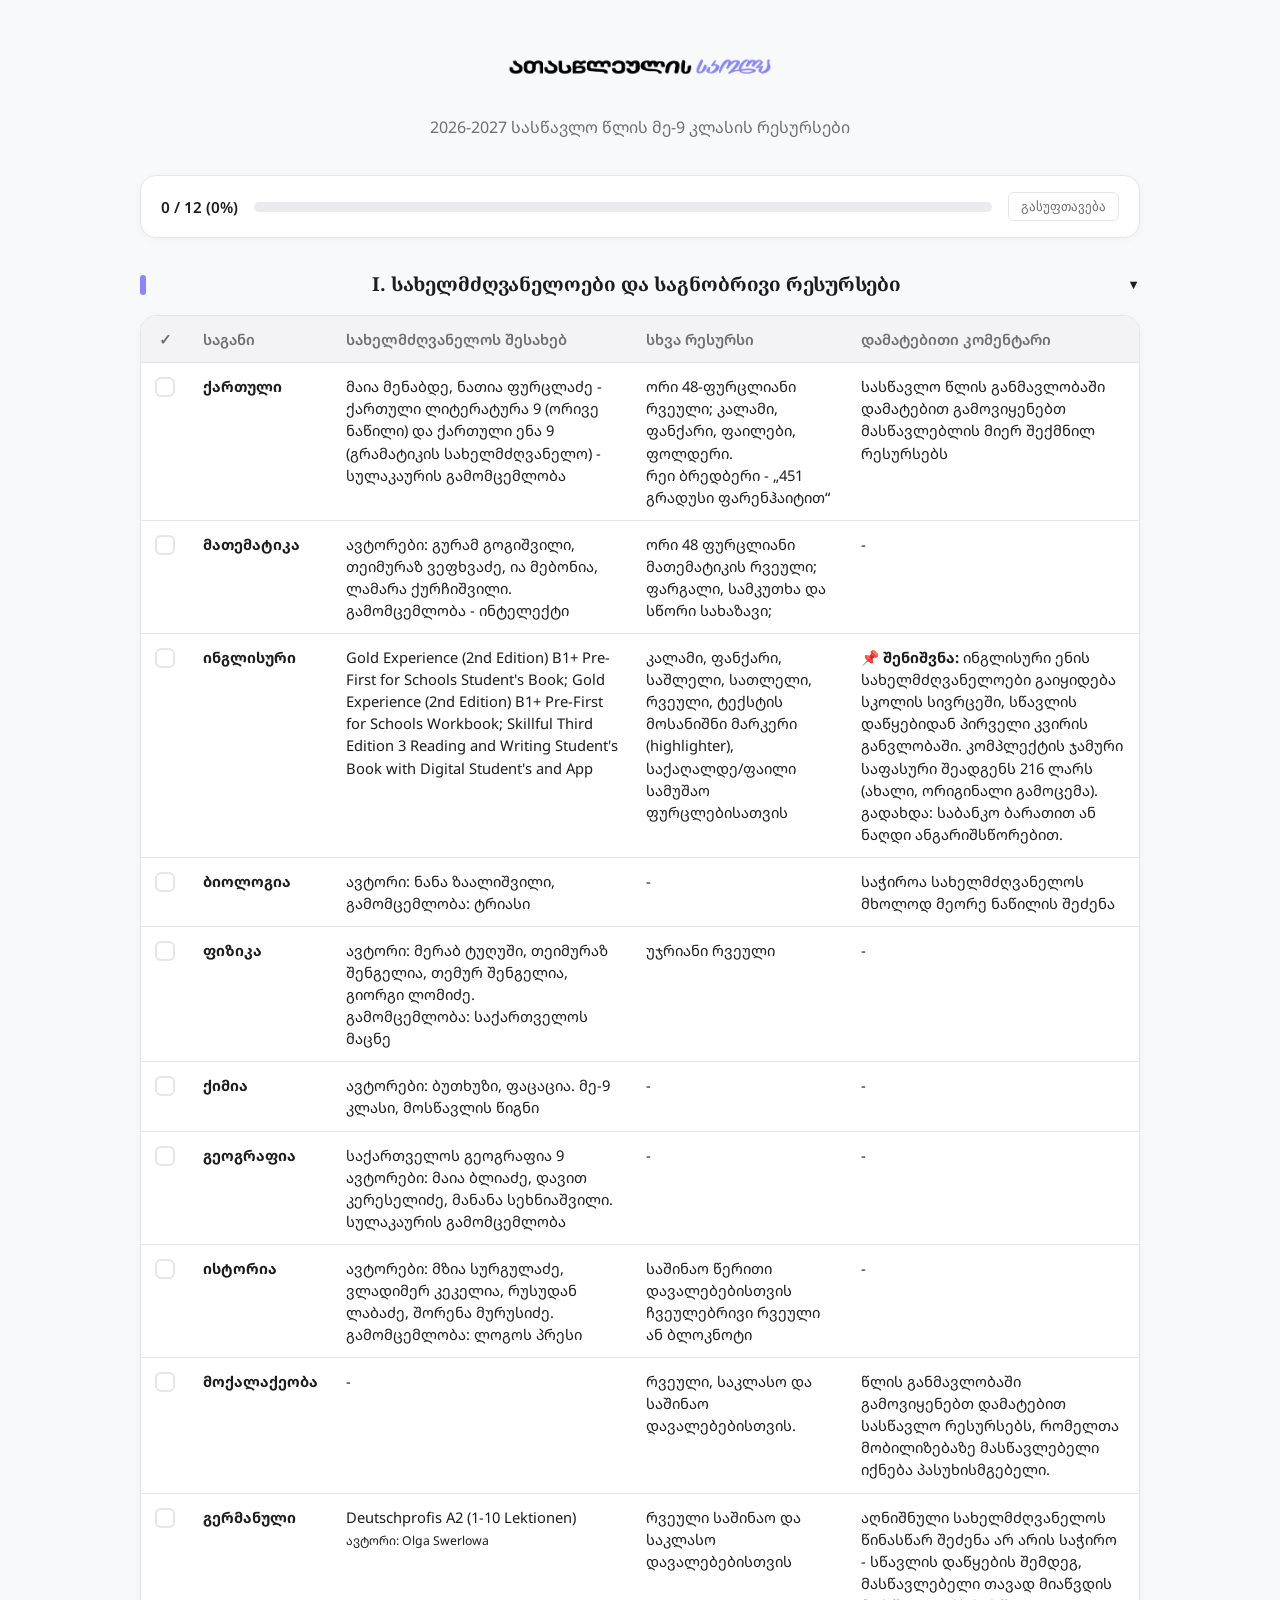
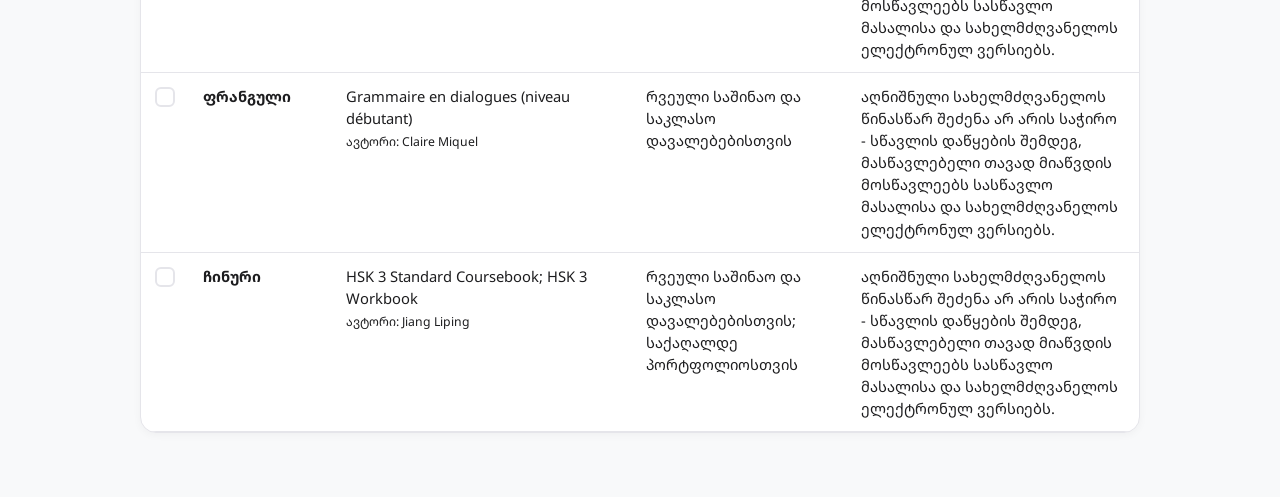
<file: grade9.html>
<!DOCTYPE html>
<html lang="ka">
<head>
    <meta charset="UTF-8">
    <meta name="viewport" content="width=device-width, initial-scale=1.0">
    <title>ათასწლეულის სკოლა | მე-9 კლასის რესურსები</title>
    <link rel="stylesheet" href="style.css">
    <script src="script.js" defer></script>
    <link rel="preconnect" href="https://fonts.googleapis.com">
    <link rel="preconnect" href="https://fonts.gstatic.com" crossorigin>
    <link href="https://fonts.googleapis.com/css2?family=Noto+Sans+Georgian:wght@400;500;600;700&family=Noto+Serif+Georgian:wght@600;700&display=swap" rel="stylesheet">
</head>
<body>

<div class="container">
    <header>
        <a href="index.html">
            <img src="logo.png" alt="ათასწლეულის სკოლა" class="logo-placeholder" onerror="this.style.display='none'">
        </a>
        <p class="subtitle">2026-2027 სასწავლო წლის მე-9 კლასის რესურსები</p>
    </header>

    <!-- STICKY PROGRESS BAR -->
    <div class="progress-bar-container">
        <span class="progress-text" id="progress-text">0 / 0 (0%)</span>
        <div class="progress-track">
            <div class="progress-fill" id="progress-fill"></div>
        </div>
        <button class="reset-btn" onclick="resetChecklist()">გასუფთავება</button>
    </div>

    <!-- SECTION 1: TEXTBOOKS AND SUBJECT SUPPLIES -->
    <div class="section-title collapsible" onclick="toggleSection(this)">
        I. სახელმძღვანელოები და საგნობრივი რესურსები
        <span class="toggle-icon">▼</span>
    </div>
    <div class="section-content">
        <div class="table-card">
            <table>
                <thead>
                    <tr>
                        <th class="check-col">✓</th>
                        <th>საგანი</th>
                        <th>სახელმძღვანელოს შესახებ</th>
                        <th>სხვა რესურსი</th>
                        <th>დამატებითი კომენტარი</th>
                    </tr>
                </thead>
                <tbody>
                    <tr data-id="g9-georgian">
                        <td class="check-col"><input type="checkbox" onchange="toggleItem(this)"></td>
                        <td class="item-title"><strong>ქართული</strong></td>
                        <td>მაია მენაბდე, ნათია ფურცლაძე - ქართული ლიტერატურა 9 (ორივე ნაწილი) და ქართული ენა 9 (გრამატიკის სახელმძღვანელო) - სულაკაურის გამომცემლობა</td>
                        <td>ორი 48-ფურცლიანი რვეული; კალამი, ფანქარი, ფაილები, ფოლდერი.<br>რეი ბრედბერი - „451 გრადუსი ფარენჰაიტით“</td>
                        <td>სასწავლო წლის განმავლობაში დამატებით გამოვიყენებთ მასწავლებლის მიერ შექმნილ რესურსებს</td>
                    </tr>
                    <tr data-id="g9-math">
                        <td class="check-col"><input type="checkbox" onchange="toggleItem(this)"></td>
                        <td class="item-title"><strong>მათემატიკა</strong></td>
                        <td>ავტორები: გურამ გოგიშვილი, თეიმურაზ ვეფხვაძე, ია მებონია, ლამარა ქურჩიშვილი.<br>გამომცემლობა - ინტელექტი</td>
                        <td>ორი 48 ფურცლიანი მათემატიკის რვეული; ფარგალი, სამკუთხა და სწორი სახაზავი;</td>
                        <td>-</td>
                    </tr>
                    <tr data-id="g9-english">
                        <td class="check-col"><input type="checkbox" onchange="toggleItem(this)"></td>
                        <td class="item-title"><strong>ინგლისური</strong></td>
                        <td>Gold Experience (2nd Edition) B1+ Pre-First for Schools Student's Book;  Gold Experience (2nd Edition) B1+ Pre-First for Schools Workbook;  Skillful Third Edition 3 Reading and Writing Student's Book with Digital Student's and App</td>
                        <td>კალამი, ფანქარი, საშლელი, სათლელი, რვეული, ტექსტის მოსანიშნი მარკერი (highlighter), საქაღალდე/ფაილი სამუშაო ფურცლებისათვის</td>
                        <td>📌 <strong>შენიშვნა:</strong> ინგლისური ენის სახელმძღვანელოები გაიყიდება სკოლის სივრცეში, სწავლის დაწყებიდან პირველი კვირის განვლობაში. კომპლექტის ჯამური საფასური შეადგენს 216 ლარს (ახალი, ორიგინალი გამოცემა). გადახდა: საბანკო ბარათით ან ნაღდი ანგარიშსწორებით.</td>
                    </tr>
                    <tr data-id="g9-biology">
                        <td class="check-col"><input type="checkbox" onchange="toggleItem(this)"></td>
                        <td class="item-title"><strong>ბიოლოგია</strong></td>
                        <td>ავტორი: ნანა ზაალიშვილი, გამომცემლობა: ტრიასი</td>
                        <td>-</td>
                        <td>საჭიროა სახელმძღვანელოს მხოლოდ მეორე ნაწილის შეძენა</td>
                    </tr>
                    <tr data-id="g9-physics">
                        <td class="check-col"><input type="checkbox" onchange="toggleItem(this)"></td>
                        <td class="item-title"><strong>ფიზიკა</strong></td>
                        <td>ავტორი: მერაბ ტუღუში, თეიმურაზ შენგელია, თემურ შენგელია, გიორგი ლომიძე.<br>გამომცემლობა: საქართველოს მაცნე</td>
                        <td>უჯრიანი რვეული</td>
                        <td>-</td>
                    </tr>
                    <tr data-id="g9-chemistry">
                        <td class="check-col"><input type="checkbox" onchange="toggleItem(this)"></td>
                        <td class="item-title"><strong>ქიმია</strong></td>
                        <td>ავტორები: ბუთხუზი, ფაცაცია. მე-9 კლასი, მოსწავლის წიგნი</td>
                        <td>-</td>
                        <td>-</td>
                    </tr>
                    <tr data-id="g9-geography">
                        <td class="check-col"><input type="checkbox" onchange="toggleItem(this)"></td>
                        <td class="item-title"><strong>გეოგრაფია</strong></td>
                        <td>საქართველოს გეოგრაფია 9<br>ავტორები: მაია ბლიაძე, დავით კერესელიძე, მანანა სეხნიაშვილი.<br>სულაკაურის გამომცემლობა</td>
                        <td>-</td>
                        <td>-</td>
                    </tr>
                    <tr data-id="g9-history">
                        <td class="check-col"><input type="checkbox" onchange="toggleItem(this)"></td>
                        <td class="item-title"><strong>ისტორია</strong></td>
                        <td>ავტორები: მზია სურგულაძე, ვლადიმერ კეკელია, რუსუდან ლაბაძე, შორენა მურუსიძე.<br>გამომცემლობა: ლოგოს პრესი</td>
                        <td>საშინაო წერითი დავალებებისთვის ჩვეულებრივი რვეული ან ბლოკნოტი</td>
                        <td>-</td>
                    </tr>
                    <tr data-id="g9-civics">
                        <td class="check-col"><input type="checkbox" onchange="toggleItem(this)"></td>
                        <td class="item-title"><strong>მოქალაქეობა</strong></td>
                        <td>-</td>
                        <td>რვეული, საკლასო და საშინაო დავალებებისთვის.</td>
                        <td>წლის განმავლობაში გამოვიყენებთ დამატებით სასწავლო რესურსებს, რომელთა მობილიზებაზე მასწავლებელი იქნება პასუხისმგებელი.</td>
                    </tr>
                    <tr data-id="g9-german">
                        <td class="check-col"><input type="checkbox" onchange="toggleItem(this)"></td>
                        <td class="item-title"><strong>გერმანული</strong></td>
                        <td>Deutschprofis A2 (1-10 Lektionen)<br><small>ავტორი: Olga Swerlowa</small></td>
                        <td>რვეული საშინაო და საკლასო დავალებებისთვის</td>
                        <td>აღნიშნული სახელმძღვანელოს წინასწარ შეძენა არ არის საჭირო - სწავლის დაწყების შემდეგ, მასწავლებელი თავად მიაწვდის მოსწავლეებს სასწავლო მასალისა და სახელმძღვანელოს ელექტრონულ ვერსიებს.</td>
                    </tr>
                    <tr data-id="g9-french">
                        <td class="check-col"><input type="checkbox" onchange="toggleItem(this)"></td>
                        <td class="item-title"><strong>ფრანგული</strong></td>
                        <td>Grammaire en dialogues (niveau débutant)<br><small>ავტორი: Claire Miquel</small></td>
                        <td>რვეული საშინაო და საკლასო დავალებებისთვის</td>
                        <td>აღნიშნული სახელმძღვანელოს წინასწარ შეძენა არ არის საჭირო - სწავლის დაწყების შემდეგ, მასწავლებელი თავად მიაწვდის მოსწავლეებს სასწავლო მასალისა და სახელმძღვანელოს ელექტრონულ ვერსიებს.</td>
                    </tr>
                    <tr data-id="g9-chinese">
                        <td class="check-col"><input type="checkbox" onchange="toggleItem(this)"></td>
                        <td class="item-title"><strong>ჩინური</strong></td>
                        <td>HSK 3 Standard Coursebook; HSK 3 Workbook<br><small>ავტორი: Jiang Liping</small></td>
                        <td>რვეული საშინაო და საკლასო დავალებებისთვის; საქაღალდე პორტფოლიოსთვის</td>
                        <td>აღნიშნული სახელმძღვანელოს წინასწარ შეძენა არ არის საჭირო - სწავლის დაწყების შემდეგ, მასწავლებელი თავად მიაწვდის მოსწავლეებს სასწავლო მასალისა და სახელმძღვანელოს ელექტრონულ ვერსიებს.</td>
                    </tr>
                </tbody>
            </table>
        </div>
    </div>
</div>

<!-- Lightbox Modal -->
<div id="lightbox" onclick="closeLightbox()" style="display:none; position:fixed; top:0; left:0; width:100%; height:100%; background:rgba(0,0,0,0.8); z-index:1000; justify-content:center; align-items:center; cursor:pointer;">
    <img id="lightbox-img" style="max-width:90%; max-height:90%; border-radius:8px; box-shadow:0 4px 20px rgba(0,0,0,0.5);">
</div>

</body>
</html>
</file>
<file: style.css>
:root {
            --primary: #8986FC;
            --primary-hover: #7370E5;
            --accent-yellow: #FFDB00;
            --accent-green: #53B953;
            --bg-base: #F8F9FA;
            --card-bg: #FFFFFF;
            --text-main: #1D1D1F;
            --text-muted: #6E6E73;
            --border-color: #E5E5EA;
            --radius: 12px;
        }

        * {
            box-sizing: border-box;
            margin: 0;
            padding: 0;
        }

        body {
            font-family: 'Noto Sans Georgian', -apple-system, BlinkMacSystemFont, sans-serif;
            background-color: var(--bg-base);
            color: var(--text-main);
            line-height: 1.5;
            padding: 24px 16px;
            display: flex;
            justify-content: center;
        }

        .container {
            width: 100%;
            max-width: 1000px;
        }

        header {
            text-align: center;
            margin-bottom: 24px;
        }

        .logo-placeholder {
            max-width: 300px;
            height: auto;
            margin-bottom: 12px;
        }

        h1 {
            font-family: 'Noto Serif Georgian', serif;
            font-size: 1.6rem;
            font-weight: 700;
            color: var(--text-main);
            margin-bottom: 6px;
        }

        p.subtitle {
            font-size: 1rem;
            color: var(--text-muted);
        }

        .progress-bar-container {
            background: var(--card-bg);
            border: 1px solid var(--border-color);
            border-radius: var(--radius);
            padding: 16px 20px;
            margin-bottom: 24px;
            display: flex;
            align-items: center;
            justify-content: space-between;
            gap: 16px;
            box-shadow: 0 2px 8px rgba(0, 0, 0, 0.04);
            position: sticky;
            top: 12px;
            z-index: 100;
        }

        .progress-text {
            font-weight: 600;
            font-size: 0.95rem;
            color: var(--text-main);
            white-space: nowrap;
        }

        .progress-track {
            width: 100%;
            height: 10px;
            background-color: #EBEBEE;
            border-radius: 5px;
            overflow: hidden;
        }

        .progress-fill {
            height: 100%;
            width: 0%;
            background-color: var(--accent-green);
            transition: width 0.3s ease;
        }

        .reset-btn {
            background: none;
            border: 1px solid var(--border-color);
            padding: 6px 12px;
            border-radius: 6px;
            font-size: 0.8rem;
            cursor: pointer;
            color: var(--text-muted);
            white-space: nowrap;
        }

        .reset-btn:hover {
            background-color: #F2F2F7;
            color: var(--text-main);
        }

        .section-title {
            font-family: 'Noto Serif Georgian', serif;
            font-size: 1.2rem;
            font-weight: 700;
            color: var(--text-main);
            margin: 32px 0 16px 0;
            display: flex;
            align-items: center;
            gap: 10px;
        }

        .section-title::before {
            content: '';
            display: inline-block;
            width: 6px;
            height: 20px;
            background-color: var(--primary);
            border-radius: 4px;
        }

        .table-card {
            background: var(--card-bg);
            border-radius: var(--radius);
            border: 1px solid var(--border-color);
            box-shadow: 0 2px 8px rgba(0, 0, 0, 0.04);
            overflow-x: auto;
            margin-bottom: 24px;
        }

        table {
            width: 100%;
            border-collapse: collapse;
            text-align: left;
            font-size: 0.92rem;
        }

        th, td {
            padding: 12px 14px;
            border-bottom: 1px solid var(--border-color);
            vertical-align: top;
        }

        th {
            background-color: #F2F2F7;
            font-weight: 600;
            color: var(--text-muted);
            white-space: nowrap;
        }

        tr.completed td {
            background-color: #F9FDF9;
            opacity: 0.65;
        }

        tr.completed td.item-title {
            text-decoration: line-through;
        }

        /* Checkbox styling */
        .check-col {
            width: 40px;
            text-align: center;
        }

        input[type="checkbox"] {
            appearance: none;
            -webkit-appearance: none;
            width: 20px;
            height: 20px;
            border: 2px solid var(--border-color);
            border-radius: 6px;
            cursor: pointer;
            position: relative;
            transition: all 0.2s ease;
            margin-top: 2px;
        }

        input[type="checkbox"]:checked {
            background-color: var(--accent-green);
            border-color: var(--accent-green);
        }

        input[type="checkbox"]:checked::after {
            content: '✓';
            position: absolute;
            color: white;
            font-size: 13px;
            font-weight: bold;
            top: -2px;
            left: 3px;
        }

        /* Image styling */
        .img-col {
            width: 70px;
        }

        .item-img {
            width: 54px;
            height: 54px;
            object-fit: cover;
            border-radius: 8px;
            border: 1px solid var(--border-color);
            background-color: #F8F9FA;
        }

        .bank-box, .notice-box {
            background-color: #F4F3FF;
            border: 1px solid var(--primary);
            border-radius: var(--radius);
            padding: 14px;
            margin-top: 10px;
            font-size: 0.88rem;
        }

        .bank-box strong {
            color: var(--primary-hover);
        }

        a {
            color: var(--primary);
            text-decoration: none;
            word-break: break-all;
        }

        a:hover {
            text-decoration: underline;
        }

        @media (max-width: 600px) {
            th, td {
                padding: 10px 8px;
                font-size: 0.85rem;
            }
            .img-col {
                width: 50px;
            }
            .item-img {
                width: 42px;
                height: 42px;
            }
        }
		/* ჩაკეცვა*/
.section-title.collapsible {
    cursor: pointer;
    user-select: none;
    display: flex;
    justify-content: space-between;
    align-items: center;
}

.section-title.collapsible:hover {
    color: var(--primary);
}

.toggle-icon {
    font-size: 0.8rem;
    transition: transform 0.3s ease;
}

/* ჩაკეცილი მდგომარეობა */
.section-title.collapsed .toggle-icon {
    transform: rotate(-90deg);
}

.section-content {
    transition: max-height 0.3s ease, opacity 0.3s ease;
}

.section-content.hidden {
    display: none;
}

.logo-placeholder {
    max-width: 300px;
    height: auto;
    margin-bottom: 12px;
    cursor: pointer;
}
:root {
            --primary: #8986FC;
            --primary-hover: #7370E5;
            --accent-yellow: #FFDB00;
            --accent-green: #53B953;
            --bg-base: #F8F9FA;
            --card-bg: #FFFFFF;
            --text-main: #1D1D1F;
            --text-muted: #6E6E73;
            --border-color: #E5E5EA;
            --radius: 16px;
        }

        * {
            box-sizing: border-box;
            margin: 0;
            padding: 0;
        }

        body {
            font-family: 'Noto Sans Georgian', -apple-system, BlinkMacSystemFont, sans-serif;
            background-color: var(--bg-base);
            color: var(--text-main);
            line-height: 1.5;
            min-height: 100vh;
            padding: 40px 16px;
            display: flex;
            justify-content: center;
            align-items: center;
        }

        .portal-container {
            width: 100%;
            max-width: 680px;
            text-align: center;
        }

        header {
            margin-bottom: 36px;
        }

        .logo-placeholder {
            max-width: 300px;
            height: auto;
            margin-bottom: 16px;
        }

        h1 {
            font-family: 'Noto Serif Georgian', serif;
            font-size: 1.8rem;
            font-weight: 700;
            color: var(--text-main);
            margin-bottom: 8px;
        }

        p.subtitle {
            font-size: 1rem;
            color: var(--text-muted);
        }

        .grid-title {
            font-size: 0.85rem;
            font-weight: 700;
            text-transform: uppercase;
            letter-spacing: 0.6px;
            color: var(--text-muted);
            margin-bottom: 16px;
            text-align: left;
            padding-left: 4px;
        }

        .class-grid {
            display: grid;
            grid-template-columns: repeat(3, 1fr);
            gap: 16px;
        }

        .class-card {
            background: var(--card-bg);
            border: 1.5px solid var(--border-color);
            border-radius: var(--radius);
            padding: 24px 16px;
            text-decoration: none;
            color: var(--text-main);
            display: flex;
            flex-direction: column;
            align-items: center;
            justify-content: center;
            transition: all 0.25 ease;
            box-shadow: 0 2px 8px rgba(0, 0, 0, 0.03);
            position: relative;
            overflow: hidden;
        }

        .class-card::before {
            content: '';
            position: absolute;
            top: 0;
            left: 0;
            width: 100%;
            height: 4px;
            background-color: var(--primary);
            opacity: 0;
            transition: opacity 0.2s ease;
        }

        .class-card:hover {
            border-color: var(--primary);
            transform: translateY(-2px);
            box-shadow: 0 8px 20px rgba(137, 134, 252, 0.15);
        }

        .class-card:hover::before {
            opacity: 1;
        }

        .class-number {
            font-family: 'Noto Serif Georgian', serif;
            font-size: 2.2rem;
            font-weight: 700;
            color: var(--primary);
            line-height: 1;
            margin-bottom: 6px;
        }

        .class-label {
            font-size: 0.9rem;
            font-weight: 600;
            color: var(--text-main);
        }

        footer {
            margin-top: 40px;
            font-size: 0.85rem;
            color: var(--text-muted);
        }

        @media (max-width: 520px) {
            .class-grid {
                grid-template-columns: repeat(2, 1fr);
                gap: 12px;
            }
            .class-card {
                padding: 20px 12px;
            }
            .class-number {
                font-size: 1.8rem;
            }
        }
</file>
